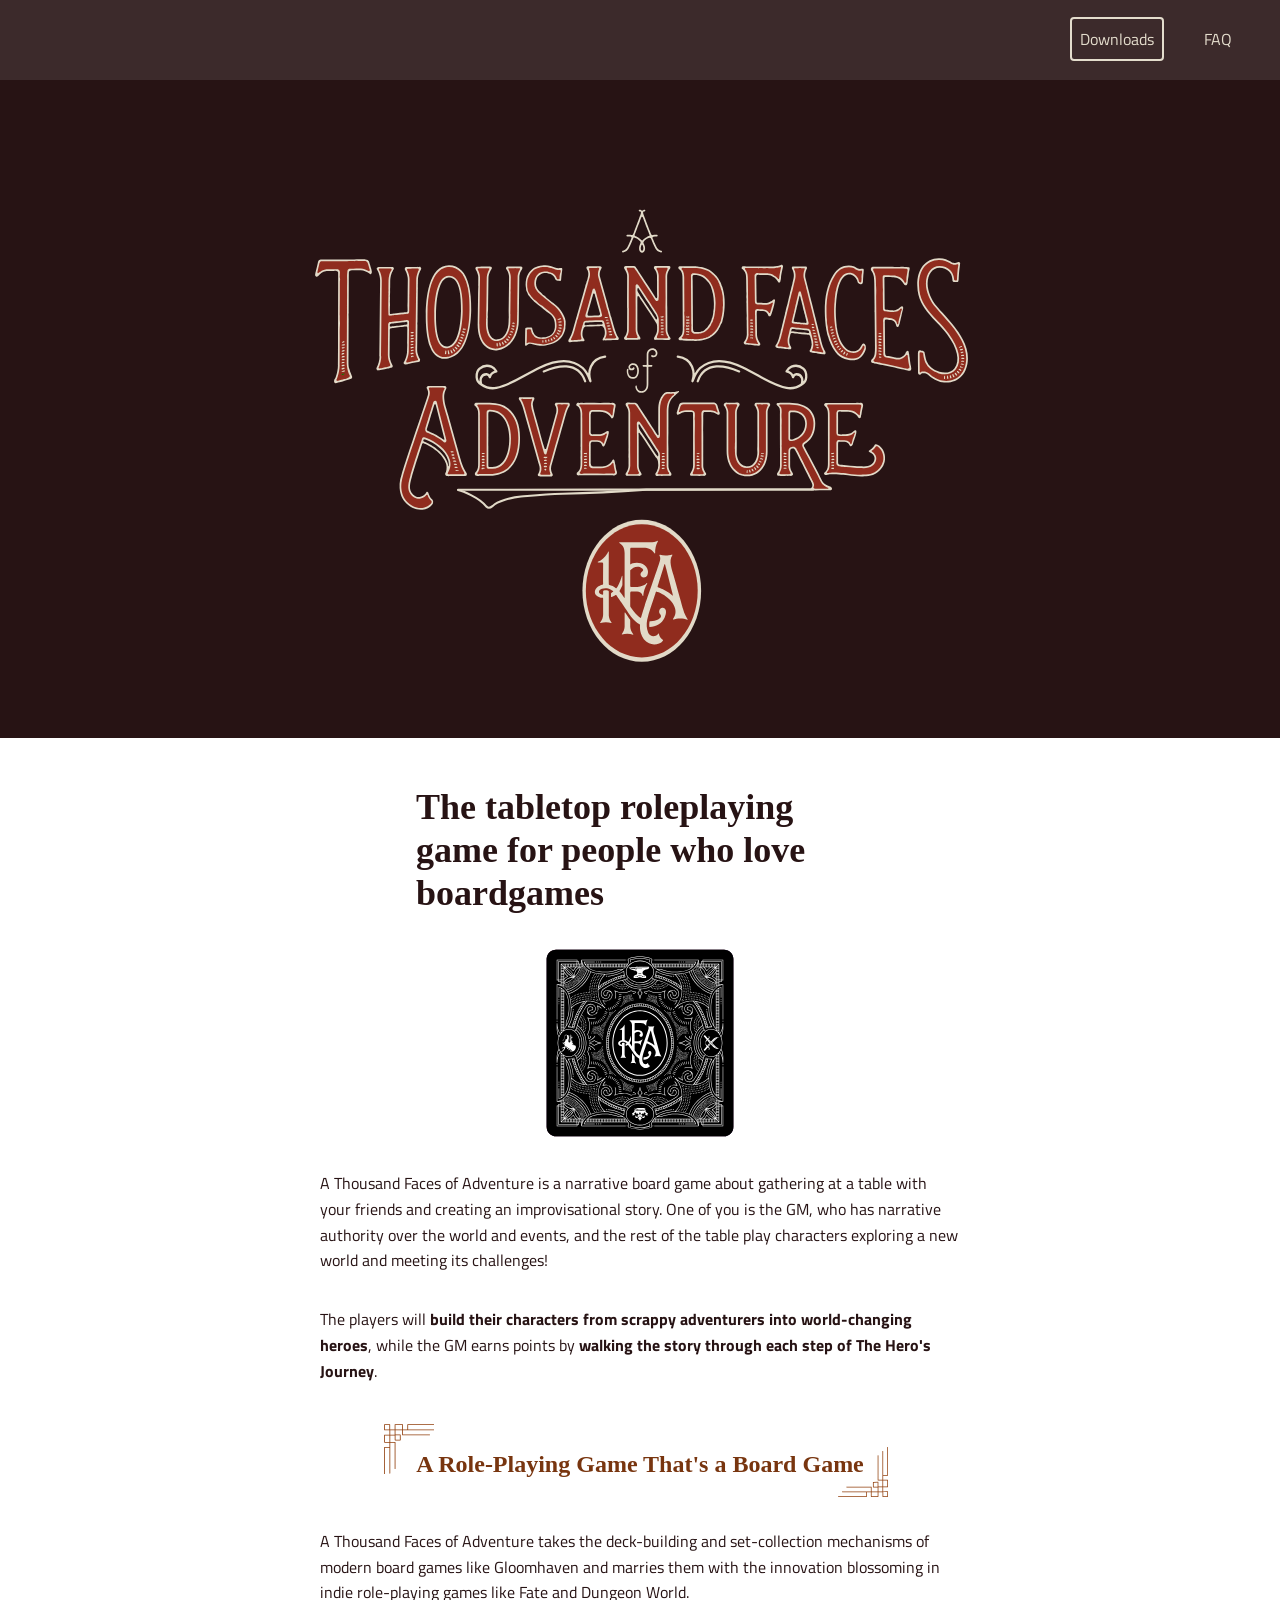
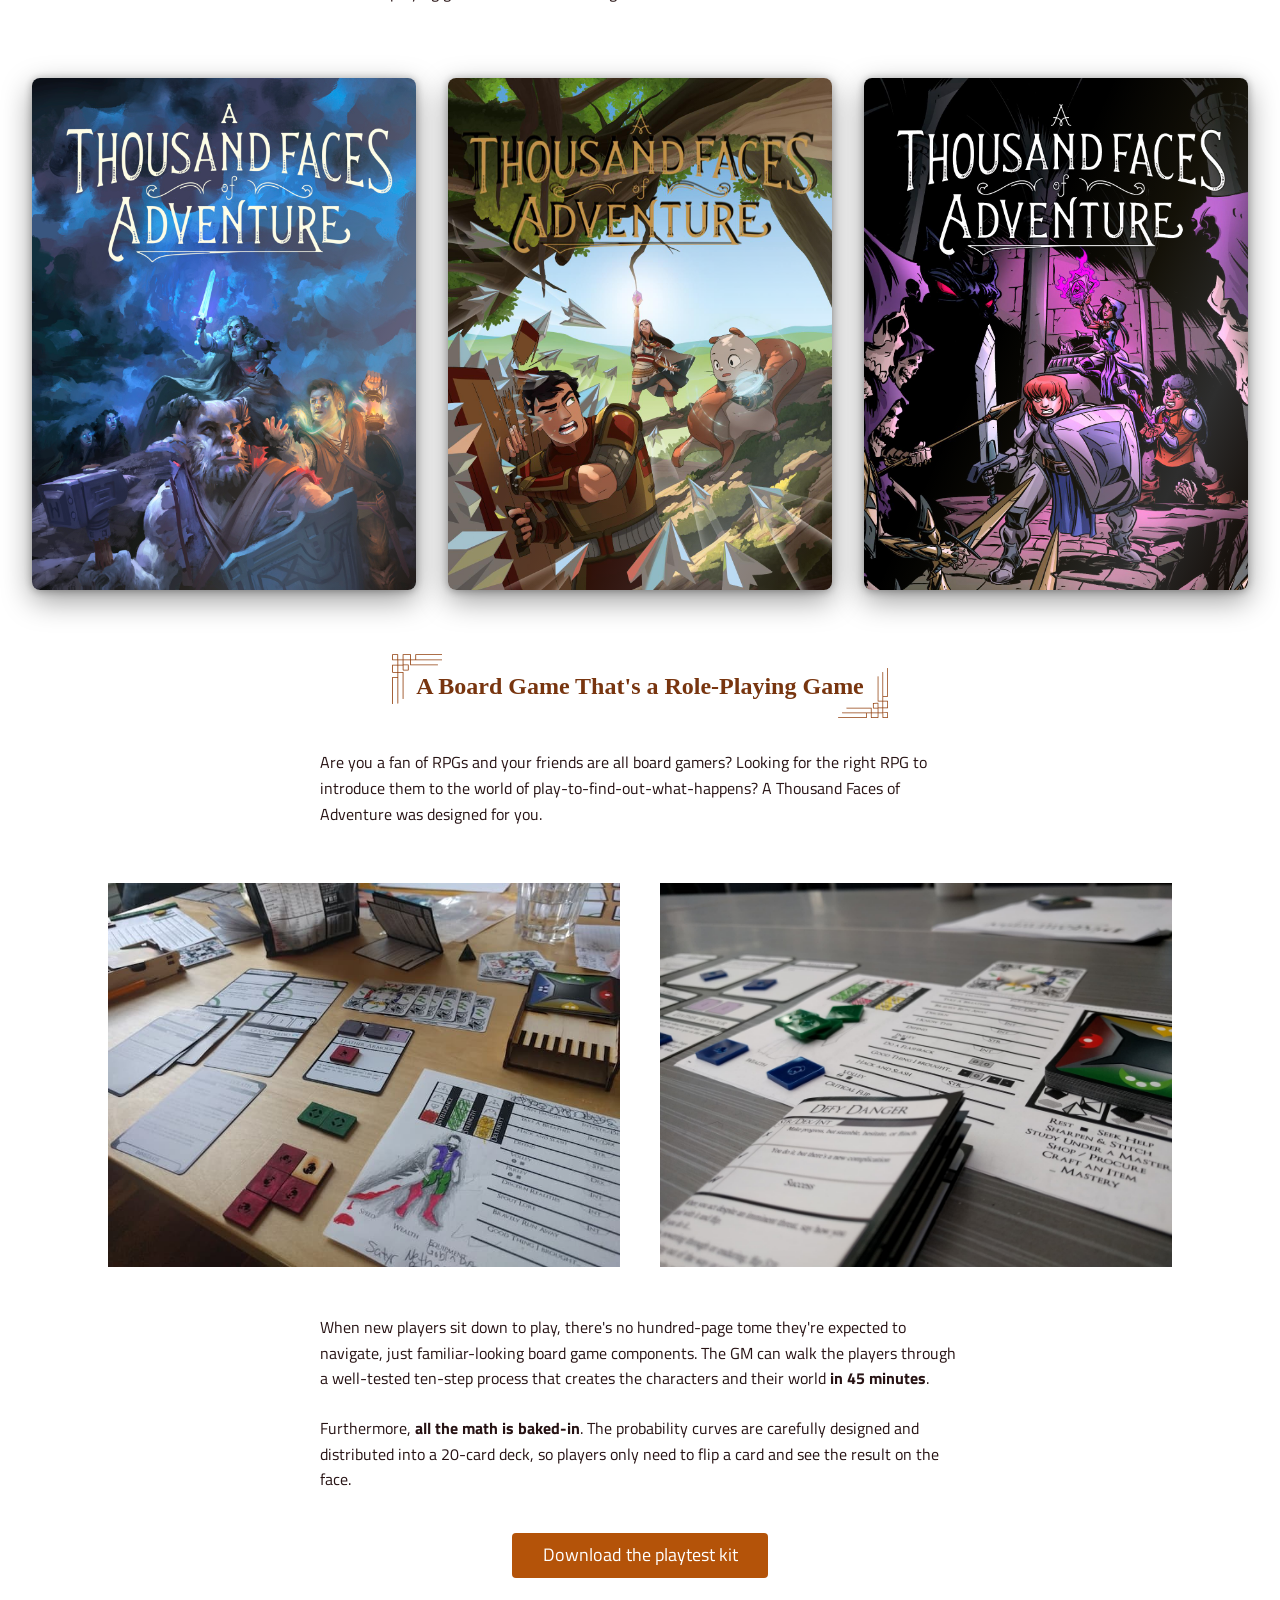
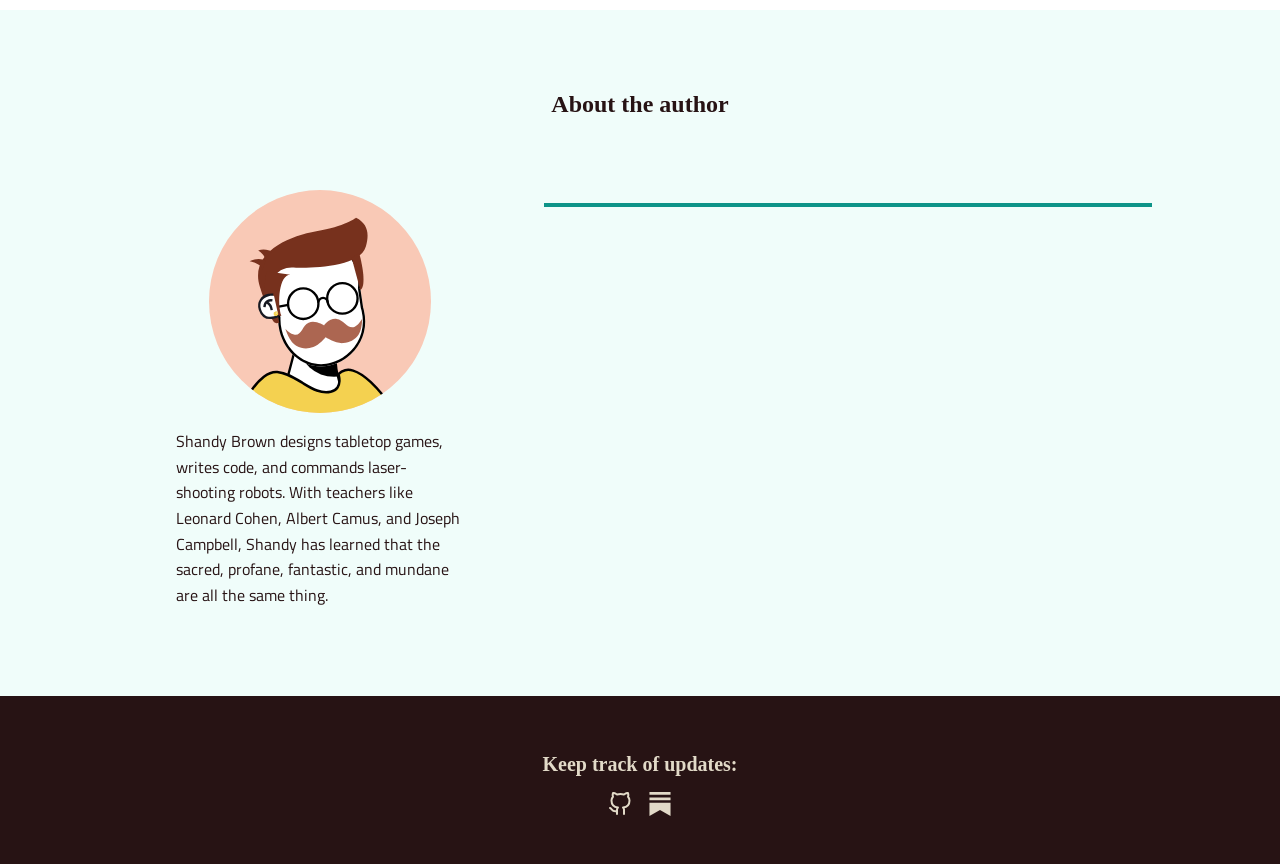
<file: index.html>
<!DOCTYPE html>
<html lang="en">
<head>
  <meta charset="UTF-8" />
  <meta name="viewport" content="width=device-width, initial-scale=1.0" />
  <title>A Thousand Faces of Adventure</title>
  <link rel="stylesheet" href="styles.css" />
  <script>
  (function () {
    document.querySelectorAll('.cover-card').forEach(function (card) {
      card.addEventListener('mousemove', function (e) {
        var rect = card.getBoundingClientRect();
        var x = (e.clientX - rect.left) / rect.width;   // 0–1
        var y = (e.clientY - rect.top)  / rect.height;  // 0–1
        var rotY =  (x - 0.5) * 22;   // –11deg … +11deg
        var rotX = -(y - 0.5) * 16;   // –8deg  … +8deg
        card.style.transform = 'rotateX(' + rotX + 'deg) rotateY(' + rotY + 'deg) scale(1.03)';
        // Shift the foil shimmer with the mouse
        var shimX = Math.round(x * 100);
        var shimY = Math.round(y * 100);
        card.style.setProperty('--shim-x', shimX + '%');
        card.style.setProperty('--shim-y', shimY + '%');
        card.querySelector('::after'); // trigger repaint
        card.style.cssText += '; --shim-pos: ' + shimX + '% ' + shimY + '%;';
      });
      card.addEventListener('mouseleave', function () {
        card.style.transform = 'rotateX(0deg) rotateY(0deg) scale(1)';
      });
    });
  })();
</script>
</head>
<body>

  <!-- ======================================================
       HEADER
  ======================================================= -->
  <header class="site-header">
    <nav class="site-nav">
      <ul>
        <!-- Home link omitted — this is the home page -->
        <li>
          <a href="downloads.html" class="nav-btn-download">Downloads</a>
        </li>
        <li>
          <a href="faq.html">FAQ</a>
        </li>
        <!--
        <li>
          <a href="examples.html">Examples</a>
        </li>
        -->
      </ul>
    </nav>
  </header>

  <!-- ======================================================
       MAIN CONTENT (ContentHome.vue)
  ======================================================= -->

  <main>

  <section class="hero-logo">
  <img src="assets/images/logo.svg" alt="A Thousand Faces of Adventure"
  class="hero-logo__img" />
  </section>

    <!-- Hero: title + card fan -->
    <article class="grid justify-items-center" style="display:grid; justify-items:center;">
      <div style="display:flex; flex-direction:column; margin-top:1rem; padding:1rem;">
        <h1 style="margin-block:1rem; padding-inline:2rem; align-self:center; max-width:32rem;">
          The tabletop roleplaying game for people who love boardgames
        </h1>
        <ul class="card__container">
          <li style="z-index:20;">
            <img src="assets/images/card-back-black.svg" alt="card design black" />
          </li>
          <li class="card--blue">
            <img src="assets/images/card-back-blue.svg" alt="card design blue" />
          </li>
          <li class="card--red">
            <img src="assets/images/card-back-red.svg" alt="card design red" />
          </li>
        </ul>
      </div>

      <p class="max-w-2xl px-4">
        A Thousand Faces of Adventure is a narrative board game about gathering at
        a table with your friends and creating an improvisational story. One
        of you is the GM, who has narrative authority over the world and
        events, and the rest of the table play characters exploring a new world
        and meeting its challenges!
      </p>
      <br />
      <p class="max-w-2xl px-4">
        The players will
        <strong>build their characters from scrappy adventurers into world-changing
        heroes</strong>, while the GM earns points by
        <strong>walking the story through each step of The Hero's Journey</strong>.
      </p>

      <!--
      <a href="examples.html" class="btn btn-primary btn-block">
        Check out the examples
      </a>
      -->
    </article>

    <!-- Blockquote section 1: RPG that's a board game -->
    <article style="display:grid; justify-items:center;">
      <blockquote class="decorative-quote" style="padding:1rem 2.5rem;">
        <!-- Opening decorative SVG -->
        <svg width="50" height="50" viewBox="0 0 150 150" style="margin-bottom:-1.5rem; margin-left:-2rem;" fill="currentColor" xmlns="http://www.w3.org/2000/svg">
          <path d="M18.7783 147.979C18.7783 148.642 18.2258 149.18 17.5436 149.18C16.8614 149.18 16.3089 148.642 16.3089 147.979V71.3658H2.93701L2.83206 160.605C2.83206 161.266 2.28262 161.8 1.60353 161.8C0.924442 161.8 0.374998 161.266 0.374998 160.605L0.483035 70.1647C0.483035 69.5041 1.03248 68.9697 1.71157 68.9697V68.9637H16.312V56.2984H1.71774C1.03865 56.2984 0.489208 55.7639 0.489208 55.1034L0.461427 33.2229C0.461427 32.5624 1.01087 32.0279 1.68996 32.0279L16.312 32.0429V18.9002L1.65601 18.9453C0.976917 18.9453 0.427473 18.4108 0.427473 17.7502L0.408952 2.1904C0.408952 1.53582 0.952223 1.00134 1.62514 0.99534L17.2226 0.800166C17.9017 0.791158 18.4604 1.32263 18.4665 1.98322V1.99823H18.4727V16.3179H31.9835L31.9681 2.09431C31.9681 1.43373 32.5175 0.899254 33.1966 0.899254L55.6898 0.926278C56.3689 0.926278 56.9184 1.46075 56.9184 2.12134V16.3179H69.9384V2.11533H69.9445C69.9445 1.45475 70.494 0.920273 71.1731 0.920273L164.146 0.81518C164.826 0.81518 165.375 1.34965 165.375 2.01024C165.375 2.67083 164.826 3.2053 164.146 3.2053L72.4078 3.30739V16.3149H151.167C151.849 16.3149 152.401 16.8524 152.401 17.516C152.401 18.1796 151.849 18.7171 151.167 18.7171H56.9184V31.5445L136.745 31.5535C137.424 31.5535 137.974 32.0879 137.974 32.7485C137.974 33.4091 137.424 33.9436 136.745 33.9436L55.6898 33.9346C55.0108 33.9346 54.4613 33.4001 54.4613 32.7395V18.7171H34.4498V31.6946H48.7662V31.7006C49.4422 31.7006 49.9917 32.2291 49.9948 32.8866L50.1368 48.2543C50.1398 48.9149 49.5904 49.4523 48.9113 49.4553L33.4837 49.5634C33.4435 49.5664 33.4065 49.5694 33.3664 49.5694C32.6842 49.5694 32.1316 49.032 32.1316 48.3684V34.442H18.7906V53.9083H33.2058C33.8849 53.9083 34.4344 54.4428 34.4344 55.1034L34.4436 133.95C34.4436 134.611 33.8942 135.145 33.2151 135.145C32.536 135.145 31.9866 134.611 31.9866 133.95L31.9773 56.2984H18.7906V147.979H18.7783ZM16.3089 53.9053V34.433L2.91849 34.418L2.94319 53.9023H16.3089V53.9053ZM18.7783 32.0369H31.9681V18.7141H18.7783V32.0369ZM34.5887 34.0937V47.1583L47.6519 47.0652L47.5315 34.0907H34.5856L34.5887 34.0937ZM2.87837 16.5461L15.9909 16.5071V3.2023L2.85984 3.36744L2.87528 16.5461H2.87837ZM34.4313 16.3119H54.449V3.31039L34.4189 3.28637L34.4344 16.3119H34.4313Z"/>
        </svg>
        <div>
          <h2>A Role-Playing Game That's a Board Game</h2>
        </div>
        <!-- Closing decorative SVG -->
        <svg width="50" height="50" viewBox="0 0 100 100" style="align-self:flex-end; margin-top:-2rem; margin-right:-1.5rem;" fill="currentColor">
          <path d="M88.8465 8.58464C88.8465 8.17247 89.1814 7.83863 89.5948 7.83863C90.0082 7.83863 90.3431 8.17247 90.3431 8.58464V56.1703H98.4473L98.5109 0.742274C98.5109 0.331972 98.8439 0 99.2554 0C99.667 0 100 0.331972 100 0.742274L99.9345 56.9164C99.9345 57.3267 99.6015 57.6586 99.19 57.6586V57.6624H90.3412V65.529H99.1862C99.5978 65.529 99.9308 65.8609 99.9308 66.2712L99.9476 79.8616C99.9476 80.2719 99.6146 80.6038 99.2031 80.6038L90.3412 80.5945V88.7577L99.2236 88.7297C99.6352 88.7297 99.9682 89.0616 99.9682 89.472L99.9794 99.1364C99.9794 99.543 99.6502 99.875 99.2423 99.8787L89.7894 99.9999C89.3778 100.006 89.0392 99.6754 89.0354 99.2651V99.2558H89.0317V90.3616H80.8433L80.8527 99.1961C80.8527 99.6064 80.5197 99.9384 80.1081 99.9384L66.4759 99.9216C66.0643 99.9216 65.7313 99.5896 65.7313 99.1793V90.3616H57.8404V99.1831H57.8366C57.8366 99.5934 57.5036 99.9253 57.0921 99.9253L0.744565 99.9906C0.332997 99.9906 0 99.6586 0 99.2483C0 98.838 0.332997 98.5061 0.744565 98.5061L56.3438 98.4426V90.3634H8.61114C8.1977 90.3634 7.86284 90.0296 7.86284 89.6174C7.86284 89.2053 8.1977 88.8714 8.61114 88.8714H65.7313V80.9041L17.3514 80.8985C16.9398 80.8985 16.6068 80.5665 16.6068 80.1562C16.6068 79.7459 16.9398 79.414 17.3514 79.414L66.4759 79.4196C66.8874 79.4196 67.2204 79.7515 67.2204 80.1618V88.8714H79.3486V80.8108H70.672V80.8071C70.2623 80.8071 69.9293 80.4789 69.9274 80.0704L69.8414 70.5253C69.8395 70.115 70.1725 69.7812 70.5841 69.7793L79.9342 69.7122C79.9585 69.7103 79.9809 69.7084 80.0052 69.7084C80.4187 69.7084 80.7535 70.0423 80.7535 70.4545V79.1044H88.839V67.0135H80.1025C79.691 67.0135 79.358 66.6815 79.358 66.2712L79.3523 17.298C79.3523 16.8877 79.6853 16.5557 80.0969 16.5557C80.5085 16.5557 80.8415 16.8877 80.8415 17.298L80.8471 65.529H88.839V8.58464H88.8465ZM90.3431 67.0154V79.11L98.4585 79.1193L98.4435 67.0172H90.3431V67.0154ZM88.8465 80.5982H80.8527V88.8733H88.8465V80.5982ZM79.2644 79.3207V71.2061L71.3473 71.2639L71.4203 79.3226H79.2663L79.2644 79.3207ZM98.4828 90.2198L90.5358 90.2441V98.5079L98.494 98.4053L98.4847 90.2198H98.4828ZM79.3598 90.3653H67.2279V98.4408L79.3673 98.4557L79.358 90.3653H79.3598Z"/>
        </svg>
      </blockquote>

      <p class="max-w-2xl px-4">
        A Thousand Faces of Adventure takes the deck-building and set-collection
        mechanisms of modern board games like Gloomhaven and marries them with the
        innovation blossoming in indie role-playing games like Fate and Dungeon World.
      </p>

      <div class="cover-grid">
        <div class="cover-card">
          <a href="downloads.html">
            <img src="assets/images/cover-art/cover_jeremy_1200x1600.jpg" alt="1kfa cover" />
          </a>
        </div>
        <div class="cover-card">
          <a href="downloads.html">
            <img src="assets/images/cover-art/cover_ana_wordmark.jpg" alt="1kfa cover" />
          </a>
        </div>
        <div class="cover-card">
          <a href="downloads.html">
            <img src="assets/images/cover-art/cover_brandon_1200x1600.jpg" alt="1kfa cover" />
          </a>
        </div>
      </div>
    </article>

    <!-- Blockquote section 2: Board game that's an RPG -->
    <article style="display:grid; justify-items:center;">
      <blockquote class="decorative-quote" style="text-align:center;">
        <svg width="50" height="50" viewBox="0 0 150 150" style="margin-left:-1.5rem; margin-bottom:-2rem;" fill="currentColor" xmlns="http://www.w3.org/2000/svg">
          <path d="M18.7783 147.979C18.7783 148.642 18.2258 149.18 17.5436 149.18C16.8614 149.18 16.3089 148.642 16.3089 147.979V71.3658H2.93701L2.83206 160.605C2.83206 161.266 2.28262 161.8 1.60353 161.8C0.924442 161.8 0.374998 161.266 0.374998 160.605L0.483035 70.1647C0.483035 69.5041 1.03248 68.9697 1.71157 68.9697V68.9637H16.312V56.2984H1.71774C1.03865 56.2984 0.489208 55.7639 0.489208 55.1034L0.461427 33.2229C0.461427 32.5624 1.01087 32.0279 1.68996 32.0279L16.312 32.0429V18.9002L1.65601 18.9453C0.976917 18.9453 0.427473 18.4108 0.427473 17.7502L0.408952 2.1904C0.408952 1.53582 0.952223 1.00134 1.62514 0.99534L17.2226 0.800166C17.9017 0.791158 18.4604 1.32263 18.4665 1.98322V1.99823H18.4727V16.3179H31.9835L31.9681 2.09431C31.9681 1.43373 32.5175 0.899254 33.1966 0.899254L55.6898 0.926278C56.3689 0.926278 56.9184 1.46075 56.9184 2.12134V16.3179H69.9384V2.11533H69.9445C69.9445 1.45475 70.494 0.920273 71.1731 0.920273L164.146 0.81518C164.826 0.81518 165.375 1.34965 165.375 2.01024C165.375 2.67083 164.826 3.2053 164.146 3.2053L72.4078 3.30739V16.3149H151.167C151.849 16.3149 152.401 16.8524 152.401 17.516C152.401 18.1796 151.849 18.7171 151.167 18.7171H56.9184V31.5445L136.745 31.5535C137.424 31.5535 137.974 32.0879 137.974 32.7485C137.974 33.4091 137.424 33.9436 136.745 33.9436L55.6898 33.9346C55.0108 33.9346 54.4613 33.4001 54.4613 32.7395V18.7171H34.4498V31.6946H48.7662V31.7006C49.4422 31.7006 49.9917 32.2291 49.9948 32.8866L50.1368 48.2543C50.1398 48.9149 49.5904 49.4523 48.9113 49.4553L33.4837 49.5634C33.4435 49.5664 33.4065 49.5694 33.3664 49.5694C32.6842 49.5694 32.1316 49.032 32.1316 48.3684V34.442H18.7906V53.9083H33.2058C33.8849 53.9083 34.4344 54.4428 34.4344 55.1034L34.4436 133.95C34.4436 134.611 33.8942 135.145 33.2151 135.145C32.536 135.145 31.9866 134.611 31.9866 133.95L31.9773 56.2984H18.7906V147.979H18.7783ZM16.3089 53.9053V34.433L2.91849 34.418L2.94319 53.9023H16.3089V53.9053ZM18.7783 32.0369H31.9681V18.7141H18.7783V32.0369ZM34.5887 34.0937V47.1583L47.6519 47.0652L47.5315 34.0907H34.5856L34.5887 34.0937ZM2.87837 16.5461L15.9909 16.5071V3.2023L2.85984 3.36744L2.87528 16.5461H2.87837ZM34.4313 16.3119H54.449V3.31039L34.4189 3.28637L34.4344 16.3119H34.4313Z"/>
        </svg>
        <div>
          <h2>A Board Game That's a Role-Playing Game</h2>
        </div>
        <svg width="50" height="50" viewBox="0 0 100 100" style="align-self:flex-end; margin-top:-2rem; margin-right:-1.5rem;" fill="currentColor">
          <path d="M88.8465 8.58464C88.8465 8.17247 89.1814 7.83863 89.5948 7.83863C90.0082 7.83863 90.3431 8.17247 90.3431 8.58464V56.1703H98.4473L98.5109 0.742274C98.5109 0.331972 98.8439 0 99.2554 0C99.667 0 100 0.331972 100 0.742274L99.9345 56.9164C99.9345 57.3267 99.6015 57.6586 99.19 57.6586V57.6624H90.3412V65.529H99.1862C99.5978 65.529 99.9308 65.8609 99.9308 66.2712L99.9476 79.8616C99.9476 80.2719 99.6146 80.6038 99.2031 80.6038L90.3412 80.5945V88.7577L99.2236 88.7297C99.6352 88.7297 99.9682 89.0616 99.9682 89.472L99.9794 99.1364C99.9794 99.543 99.6502 99.875 99.2423 99.8787L89.7894 99.9999C89.3778 100.006 89.0392 99.6754 89.0354 99.2651V99.2558H89.0317V90.3616H80.8433L80.8527 99.1961C80.8527 99.6064 80.5197 99.9384 80.1081 99.9384L66.4759 99.9216C66.0643 99.9216 65.7313 99.5896 65.7313 99.1793V90.3616H57.8404V99.1831H57.8366C57.8366 99.5934 57.5036 99.9253 57.0921 99.9253L0.744565 99.9906C0.332997 99.9906 0 99.6586 0 99.2483C0 98.838 0.332997 98.5061 0.744565 98.5061L56.3438 98.4426V90.3634H8.61114C8.1977 90.3634 7.86284 90.0296 7.86284 89.6174C7.86284 89.2053 8.1977 88.8714 8.61114 88.8714H65.7313V80.9041L17.3514 80.8985C16.9398 80.8985 16.6068 80.5665 16.6068 80.1562C16.6068 79.7459 16.9398 79.414 17.3514 79.414L66.4759 79.4196C66.8874 79.4196 67.2204 79.7515 67.2204 80.1618V88.8714H79.3486V80.8108H70.672V80.8071C70.2623 80.8071 69.9293 80.4789 69.9274 80.0704L69.8414 70.5253C69.8395 70.115 70.1725 69.7812 70.5841 69.7793L79.9342 69.7122C79.9585 69.7103 79.9809 69.7084 80.0052 69.7084C80.4187 69.7084 80.7535 70.0423 80.7535 70.4545V79.1044H88.839V67.0135H80.1025C79.691 67.0135 79.358 66.6815 79.358 66.2712L79.3523 17.298C79.3523 16.8877 79.6853 16.5557 80.0969 16.5557C80.5085 16.5557 80.8415 16.8877 80.8415 17.298L80.8471 65.529H88.839V8.58464H88.8465ZM90.3431 67.0154V79.11L98.4585 79.1193L98.4435 67.0172H90.3431V67.0154ZM88.8465 80.5982H80.8527V88.8733H88.8465V80.5982ZM79.2644 79.3207V71.2061L71.3473 71.2639L71.4203 79.3226H79.2663L79.2644 79.3207ZM98.4828 90.2198L90.5358 90.2441V98.5079L98.494 98.4053L98.4847 90.2198H98.4828ZM79.3598 90.3653H67.2279V98.4408L79.3673 98.4557L79.358 90.3653H79.3598Z"/>
        </svg>
      </blockquote>

      <p class="max-w-2xl px-4">
        Are you a fan of RPGs and your friends are all board gamers? Looking for
        the right RPG to introduce them to the world of
        play-to-find-out-what-happens? A Thousand Faces of Adventure was designed
        for you.
      </p>

      <div class="playtest-grid">
        <img src="assets/images/playtest-2.jpg" alt="1kfa game components" />
        <img src="assets/images/playtest-4.jpg" alt="1kfa game components" />
      </div>

      <p class="mt-8 max-w-2xl px-4">
        When new players sit down to play, there's no hundred-page tome they're
        expected to navigate, just familiar-looking board game components. The GM
        can walk the players through a well-tested ten-step process that creates
        the characters and their world <strong>in 45 minutes</strong>.
      </p>
      <p class="mt-4 max-w-2xl px-4">
        Furthermore, <strong>all the math is baked-in</strong>. The probability
        curves are carefully designed and distributed into a 20-card deck, so
        players only need to flip a card and see the result on the face.
      </p>

      <a href="downloads.html" class="btn btn-primary btn-block">
        Download the playtest kit
      </a>
    </article>

  </main>

  <!-- ======================================================
       FOOTER
  ======================================================= -->
  <footer>
    <!-- "About the author" — shown only on home page in Vue via v-if -->
    <article class="footer-author">
      <h2>About the author</h2>
      <div class="footer-author-inner">
        <div class="footer-author-bio">
          <img src="assets/images/author.svg" alt="author illustration" />
          <p>
            Shandy Brown designs tabletop games, writes code, and commands
            laser-shooting robots. With teachers like Leonard Cohen,
            Albert Camus, and Joseph Campbell, Shandy has learned that
            the sacred, profane, fantastic, and mundane are all the same thing.
          </p>
        </div>
        <iframe
          src="https://www.youtube.com/embed/jhUcS00YTTQ"
          frameborder="0"
          allow="accelerometer; autoplay; clipboard-write; encrypted-media; gyroscope; picture-in-picture"
          allowfullscreen
          title="About Boardcrafting"
        ></iframe>
      </div>
    </article>

    <article class="footer-social">
      <h3>Keep track of updates:</h3>
      <ul>
        <li>
          <a href="https://github.com/sjbrown/1kfa" target="_blank" aria-label="social icon github">
            <svg xmlns="http://www.w3.org/2000/svg" width="24" height="24" viewBox="0 0 24 24" fill="none" stroke="currentColor" stroke-width="2" stroke-linecap="round" stroke-linejoin="round">
              <path d="M9 19c-5 1.5-5-2.5-7-3m14 6v-3.87a3.37 3.37 0 0 0-.94-2.61c3.14-.35 6.44-1.54 6.44-7A5.44 5.44 0 0 0 20 4.77 5.07 5.07 0 0 0 19.91 1S18.73.65 16 2.48a13.38 13.38 0 0 0-7 0C6.27.65 5.09 1 5.09 1A5.07 5.07 0 0 0 5 4.77a5.44 5.44 0 0 0-1.5 3.78c0 5.42 3.3 6.61 6.44 7A3.37 3.37 0 0 0 9 18.13V22"></path>
            </svg>
          </a>
        </li>
<li>
  <a href="https://1kfa.substack.com" target="_blank" aria-label="Substack newsletter">
    <svg xmlns="http://www.w3.org/2000/svg" width="24" height="24" viewBox="0 0 24 24" fill="currentColor" stroke="none">
      <path d="M22.539 8.242H1.46V5.406h21.08v2.836zM1.46 10.812V24L12 18.11 22.54 24V10.812H1.46zM22.54 0H1.46v2.836h21.08V0z"/>
    </svg>
  </a>
</li>
      </ul>
    </article>
  </footer>

  <!-- ======================================================
       Card fan scroll animation (from ContentHome.vue)
  ======================================================= -->
  <script>
    (function () {
      function handleScroll() {
        var blueCard = document.querySelector('.card--blue');
        var redCard  = document.querySelector('.card--red');
        var container = document.querySelector('.card__container');
        if (!container) return;
        var rect = container.getBoundingClientRect();

        if (window.innerWidth < 450) {
          if (rect.bottom > 1100) {
            blueCard.style.transform = 'translate(0, 0)';
            redCard.style.transform  = 'translate(0, 0)';
          } else if (rect.bottom < 790) {
            blueCard.style.transform = 'translate(2rem, 0) rotate(10deg)';
            redCard.style.transform  = 'translate(4rem, 0) rotate(20deg)';
          }
        } else if (window.innerWidth > 650) {
          if (rect.bottom > 600) {
            blueCard.style.transform = 'translate(0, 0)';
            redCard.style.transform  = 'translate(0, 0)';
          } else if (rect.bottom < 855) {
            blueCard.style.transform = 'translate(2rem, 0) rotate(10deg)';
            redCard.style.transform  = 'translate(4rem, 0) rotate(24deg)';
          }
        }
      }

      window.addEventListener('scroll', handleScroll);
    })();
  </script>

</body>
</html>
</file>
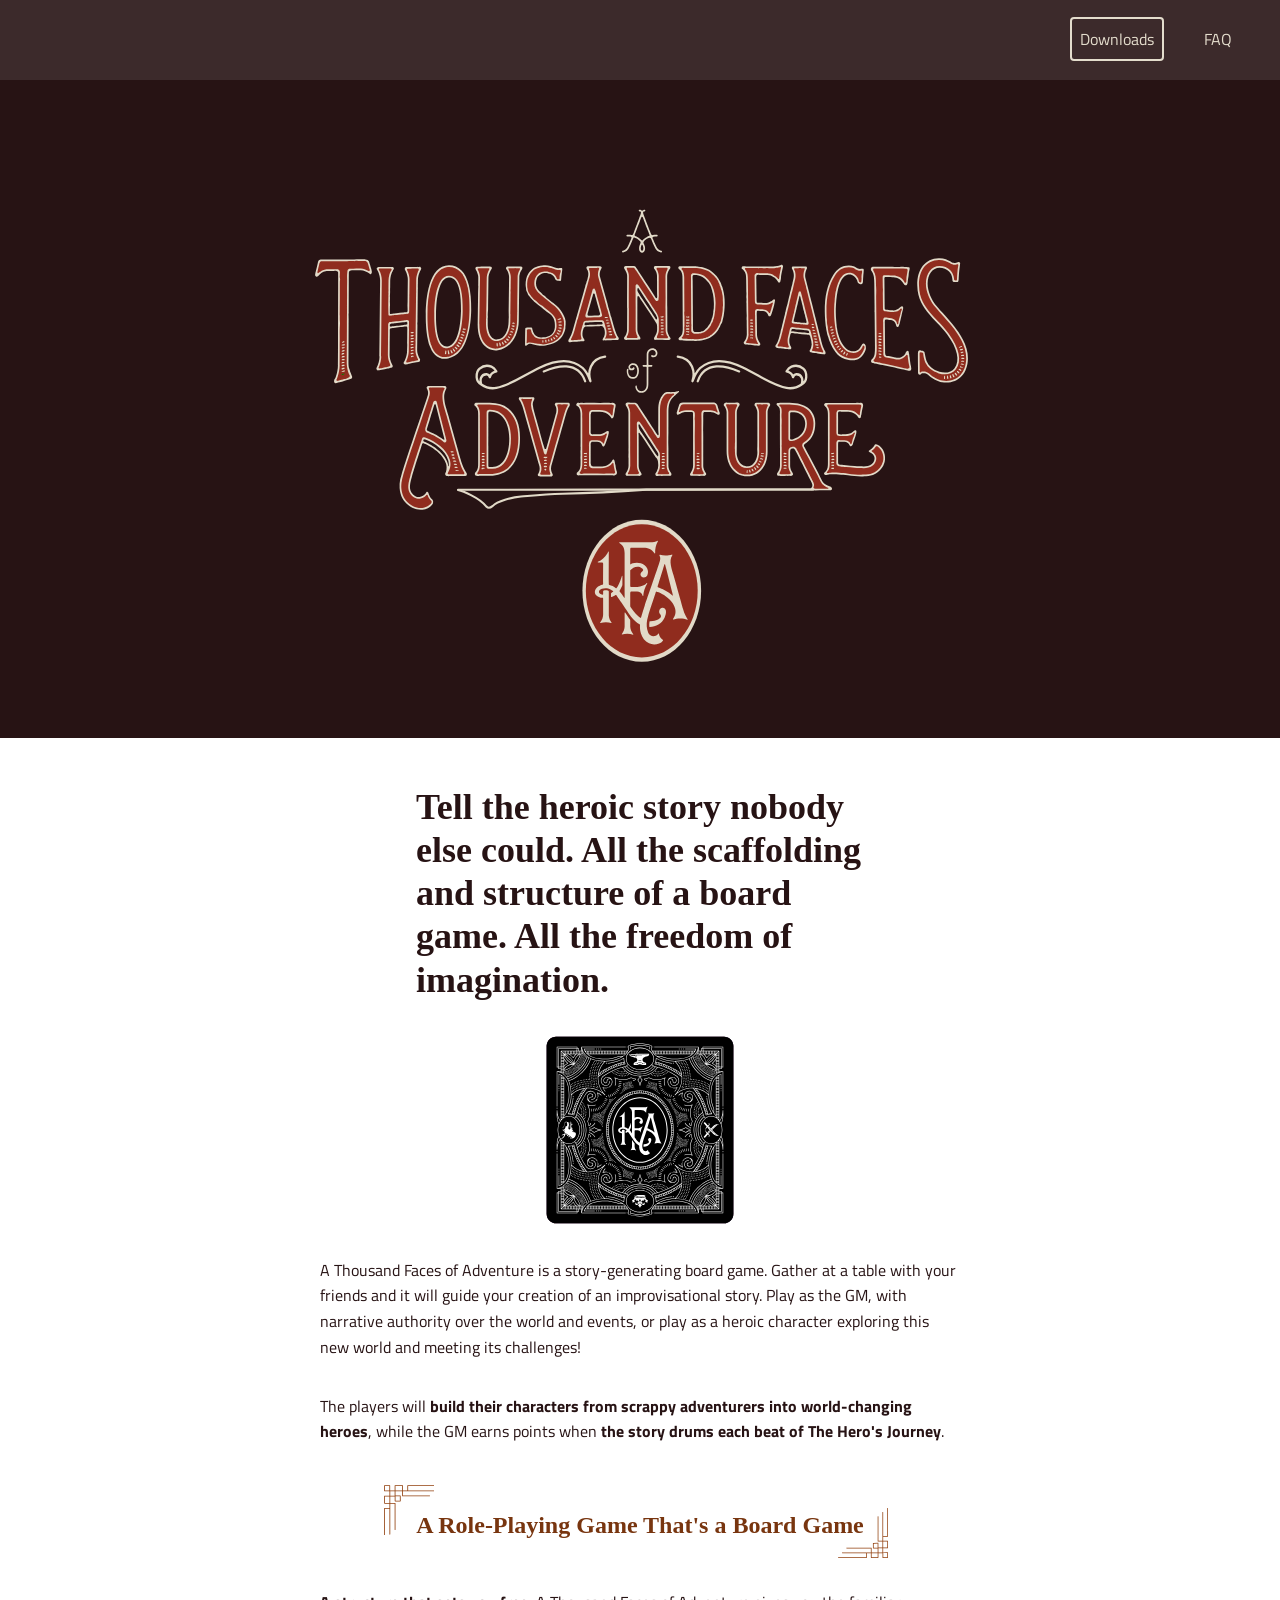
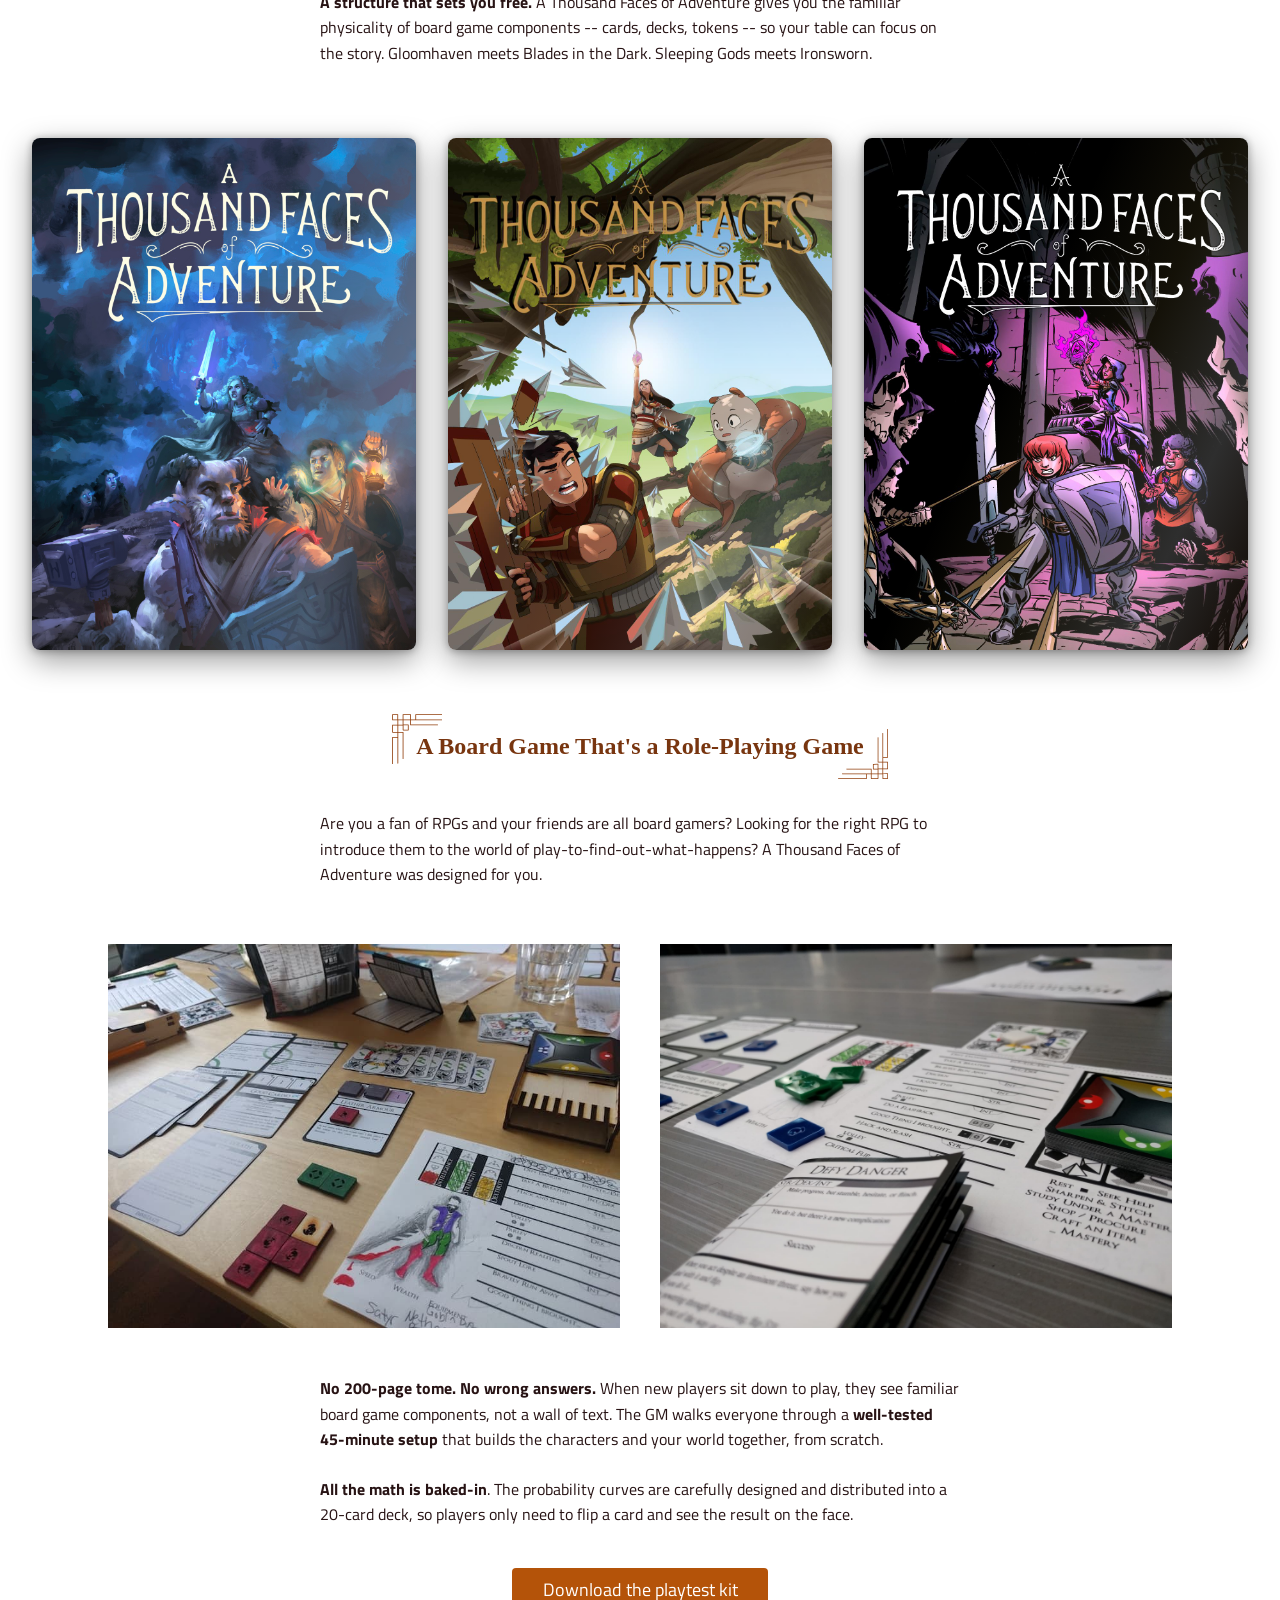
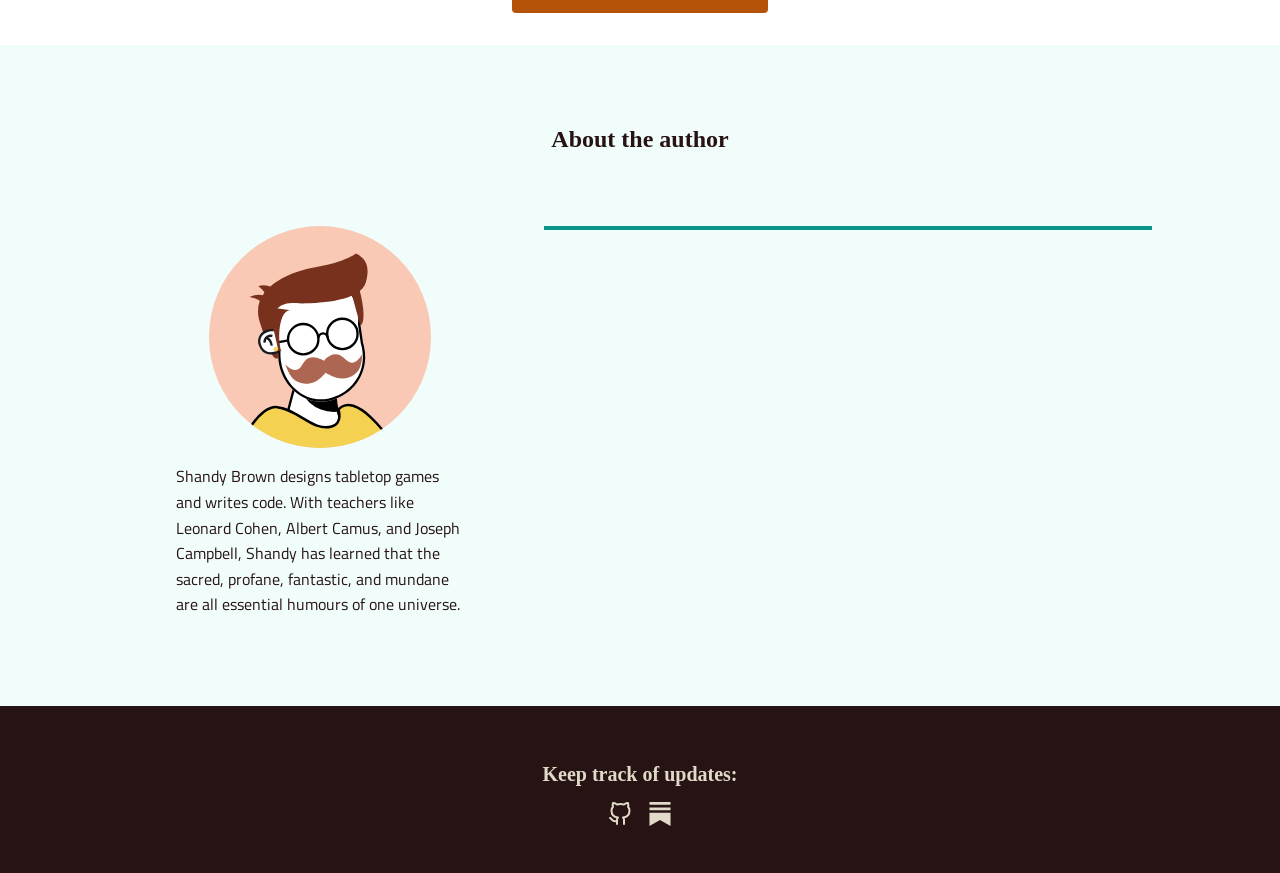
<file: public_html/index.html>
<!DOCTYPE html>
<html lang="en">
<head>
  <meta charset="UTF-8" />
  <meta name="viewport" content="width=device-width, initial-scale=1.0" />
  <title>A Thousand Faces of Adventure</title>
  <link rel="stylesheet" href="styles.css" />
  <script>
  (function () {
    document.querySelectorAll('.cover-card').forEach(function (card) {
      card.addEventListener('mousemove', function (e) {
        var rect = card.getBoundingClientRect();
        var x = (e.clientX - rect.left) / rect.width;   // 0–1
        var y = (e.clientY - rect.top)  / rect.height;  // 0–1
        var rotY =  (x - 0.5) * 22;   // –11deg … +11deg
        var rotX = -(y - 0.5) * 16;   // –8deg  … +8deg
        card.style.transform = 'rotateX(' + rotX + 'deg) rotateY(' + rotY + 'deg) scale(1.03)';
        // Shift the foil shimmer with the mouse
        var shimX = Math.round(x * 100);
        var shimY = Math.round(y * 100);
        card.style.setProperty('--shim-x', shimX + '%');
        card.style.setProperty('--shim-y', shimY + '%');
        card.querySelector('::after'); // trigger repaint
        card.style.cssText += '; --shim-pos: ' + shimX + '% ' + shimY + '%;';
      });
      card.addEventListener('mouseleave', function () {
        card.style.transform = 'rotateX(0deg) rotateY(0deg) scale(1)';
      });
    });
  })();
</script>
</head>
<body>

  <!-- ======================================================
       HEADER
  ======================================================= -->
  <header class="site-header">
    <nav class="site-nav">
      <ul>
        <!-- Home link omitted — this is the home page -->
        <li>
          <a href="downloads.html" class="nav-btn-download">Downloads</a>
        </li>
        <li>
          <a href="faq.html">FAQ</a>
        </li>
        <!--
        <li>
          <a href="examples.html">Examples</a>
        </li>
        -->
      </ul>
    </nav>
  </header>

  <!-- ======================================================
       MAIN CONTENT
  ======================================================= -->

  <main>

  <section class="hero-logo">
  <img src="assets/images/logo.svg" alt="A Thousand Faces of Adventure"
  class="hero-logo__img" />
  </section>

    <!-- Hero: title + card fan -->
    <article class="grid justify-items-center" style="display:grid; justify-items:center;">
      <div style="display:flex; flex-direction:column; margin-top:1rem; padding:1rem;">
        <h1 style="margin-block:1rem; padding-inline:2rem; align-self:center; max-width:32rem;">
          Tell the heroic story nobody else could.
          All the scaffolding and structure of a board game.
          All the freedom of imagination.
        </h1>
        <ul class="card__container">
          <li style="z-index:20;">
            <img src="assets/images/card-back-black.svg" alt="card design black" />
          </li>
          <li class="card--blue">
            <img src="assets/images/card-back-blue.svg" alt="card design blue" />
          </li>
          <li class="card--red">
            <img src="assets/images/card-back-red.svg" alt="card design red" />
          </li>
        </ul>
      </div>

      <p class="max-w-2xl px-4">
        A Thousand Faces of Adventure is a story-generating board game.
        Gather at a table with your friends and it will guide your
        creation of an improvisational story.
        Play as the GM, with narrative authority over the world and events,
        or play as a heroic character exploring this new world
        and meeting its challenges!
      </p>
      <br />
      <p class="max-w-2xl px-4">
        The players will
        <strong>build their characters from scrappy adventurers into world-changing
        heroes</strong>, while the GM earns points when
        <strong>the story drums each beat of The Hero's Journey</strong>.
      </p>

      <!--
      <a href="examples.html" class="btn btn-primary btn-block">
        Check out the examples
      </a>
      -->
    </article>

    <!-- Blockquote section 1: RPG that's a board game -->
    <article style="display:grid; justify-items:center;">
      <blockquote class="decorative-quote" style="padding:1rem 2.5rem;">
        <!-- Opening decorative SVG -->
        <svg width="50" height="50" viewBox="0 0 150 150" style="margin-bottom:-1.5rem; margin-left:-2rem;" fill="currentColor" xmlns="http://www.w3.org/2000/svg">
          <path d="M18.7783 147.979C18.7783 148.642 18.2258 149.18 17.5436 149.18C16.8614 149.18 16.3089 148.642 16.3089 147.979V71.3658H2.93701L2.83206 160.605C2.83206 161.266 2.28262 161.8 1.60353 161.8C0.924442 161.8 0.374998 161.266 0.374998 160.605L0.483035 70.1647C0.483035 69.5041 1.03248 68.9697 1.71157 68.9697V68.9637H16.312V56.2984H1.71774C1.03865 56.2984 0.489208 55.7639 0.489208 55.1034L0.461427 33.2229C0.461427 32.5624 1.01087 32.0279 1.68996 32.0279L16.312 32.0429V18.9002L1.65601 18.9453C0.976917 18.9453 0.427473 18.4108 0.427473 17.7502L0.408952 2.1904C0.408952 1.53582 0.952223 1.00134 1.62514 0.99534L17.2226 0.800166C17.9017 0.791158 18.4604 1.32263 18.4665 1.98322V1.99823H18.4727V16.3179H31.9835L31.9681 2.09431C31.9681 1.43373 32.5175 0.899254 33.1966 0.899254L55.6898 0.926278C56.3689 0.926278 56.9184 1.46075 56.9184 2.12134V16.3179H69.9384V2.11533H69.9445C69.9445 1.45475 70.494 0.920273 71.1731 0.920273L164.146 0.81518C164.826 0.81518 165.375 1.34965 165.375 2.01024C165.375 2.67083 164.826 3.2053 164.146 3.2053L72.4078 3.30739V16.3149H151.167C151.849 16.3149 152.401 16.8524 152.401 17.516C152.401 18.1796 151.849 18.7171 151.167 18.7171H56.9184V31.5445L136.745 31.5535C137.424 31.5535 137.974 32.0879 137.974 32.7485C137.974 33.4091 137.424 33.9436 136.745 33.9436L55.6898 33.9346C55.0108 33.9346 54.4613 33.4001 54.4613 32.7395V18.7171H34.4498V31.6946H48.7662V31.7006C49.4422 31.7006 49.9917 32.2291 49.9948 32.8866L50.1368 48.2543C50.1398 48.9149 49.5904 49.4523 48.9113 49.4553L33.4837 49.5634C33.4435 49.5664 33.4065 49.5694 33.3664 49.5694C32.6842 49.5694 32.1316 49.032 32.1316 48.3684V34.442H18.7906V53.9083H33.2058C33.8849 53.9083 34.4344 54.4428 34.4344 55.1034L34.4436 133.95C34.4436 134.611 33.8942 135.145 33.2151 135.145C32.536 135.145 31.9866 134.611 31.9866 133.95L31.9773 56.2984H18.7906V147.979H18.7783ZM16.3089 53.9053V34.433L2.91849 34.418L2.94319 53.9023H16.3089V53.9053ZM18.7783 32.0369H31.9681V18.7141H18.7783V32.0369ZM34.5887 34.0937V47.1583L47.6519 47.0652L47.5315 34.0907H34.5856L34.5887 34.0937ZM2.87837 16.5461L15.9909 16.5071V3.2023L2.85984 3.36744L2.87528 16.5461H2.87837ZM34.4313 16.3119H54.449V3.31039L34.4189 3.28637L34.4344 16.3119H34.4313Z"/>
        </svg>
        <div>
          <h2>A Role-Playing Game That's a Board Game</h2>
        </div>
        <!-- Closing decorative SVG -->
        <svg width="50" height="50" viewBox="0 0 100 100" style="align-self:flex-end; margin-top:-2rem; margin-right:-1.5rem;" fill="currentColor">
          <path d="M88.8465 8.58464C88.8465 8.17247 89.1814 7.83863 89.5948 7.83863C90.0082 7.83863 90.3431 8.17247 90.3431 8.58464V56.1703H98.4473L98.5109 0.742274C98.5109 0.331972 98.8439 0 99.2554 0C99.667 0 100 0.331972 100 0.742274L99.9345 56.9164C99.9345 57.3267 99.6015 57.6586 99.19 57.6586V57.6624H90.3412V65.529H99.1862C99.5978 65.529 99.9308 65.8609 99.9308 66.2712L99.9476 79.8616C99.9476 80.2719 99.6146 80.6038 99.2031 80.6038L90.3412 80.5945V88.7577L99.2236 88.7297C99.6352 88.7297 99.9682 89.0616 99.9682 89.472L99.9794 99.1364C99.9794 99.543 99.6502 99.875 99.2423 99.8787L89.7894 99.9999C89.3778 100.006 89.0392 99.6754 89.0354 99.2651V99.2558H89.0317V90.3616H80.8433L80.8527 99.1961C80.8527 99.6064 80.5197 99.9384 80.1081 99.9384L66.4759 99.9216C66.0643 99.9216 65.7313 99.5896 65.7313 99.1793V90.3616H57.8404V99.1831H57.8366C57.8366 99.5934 57.5036 99.9253 57.0921 99.9253L0.744565 99.9906C0.332997 99.9906 0 99.6586 0 99.2483C0 98.838 0.332997 98.5061 0.744565 98.5061L56.3438 98.4426V90.3634H8.61114C8.1977 90.3634 7.86284 90.0296 7.86284 89.6174C7.86284 89.2053 8.1977 88.8714 8.61114 88.8714H65.7313V80.9041L17.3514 80.8985C16.9398 80.8985 16.6068 80.5665 16.6068 80.1562C16.6068 79.7459 16.9398 79.414 17.3514 79.414L66.4759 79.4196C66.8874 79.4196 67.2204 79.7515 67.2204 80.1618V88.8714H79.3486V80.8108H70.672V80.8071C70.2623 80.8071 69.9293 80.4789 69.9274 80.0704L69.8414 70.5253C69.8395 70.115 70.1725 69.7812 70.5841 69.7793L79.9342 69.7122C79.9585 69.7103 79.9809 69.7084 80.0052 69.7084C80.4187 69.7084 80.7535 70.0423 80.7535 70.4545V79.1044H88.839V67.0135H80.1025C79.691 67.0135 79.358 66.6815 79.358 66.2712L79.3523 17.298C79.3523 16.8877 79.6853 16.5557 80.0969 16.5557C80.5085 16.5557 80.8415 16.8877 80.8415 17.298L80.8471 65.529H88.839V8.58464H88.8465ZM90.3431 67.0154V79.11L98.4585 79.1193L98.4435 67.0172H90.3431V67.0154ZM88.8465 80.5982H80.8527V88.8733H88.8465V80.5982ZM79.2644 79.3207V71.2061L71.3473 71.2639L71.4203 79.3226H79.2663L79.2644 79.3207ZM98.4828 90.2198L90.5358 90.2441V98.5079L98.494 98.4053L98.4847 90.2198H98.4828ZM79.3598 90.3653H67.2279V98.4408L79.3673 98.4557L79.358 90.3653H79.3598Z"/>
        </svg>
      </blockquote>

      <p class="max-w-2xl px-4">
        <b>A structure that sets you free.</b>
        A Thousand Faces of Adventure gives you the familiar physicality of
        board game components -- cards, decks, tokens -- so your table can
        focus on the story.
        Gloomhaven meets Blades in the Dark.
        Sleeping Gods meets Ironsworn.
      </p>

      <div class="cover-grid">
        <div class="cover-card">
          <a href="downloads.html">
            <img src="assets/images/cover-art/cover_jeremy_1200x1600.jpg" alt="1kfa cover" />
          </a>
        </div>
        <div class="cover-card">
          <a href="downloads.html">
            <img src="assets/images/cover-art/cover_ana_wordmark.jpg" alt="1kfa cover" />
          </a>
        </div>
        <div class="cover-card">
          <a href="downloads.html">
            <img src="assets/images/cover-art/cover_brandon_1200x1600.jpg" alt="1kfa cover" />
          </a>
        </div>
      </div>
    </article>

    <!-- Blockquote section 2: Board game that's an RPG -->
    <article style="display:grid; justify-items:center;">
      <blockquote class="decorative-quote" style="text-align:center;">
        <svg width="50" height="50" viewBox="0 0 150 150" style="margin-left:-1.5rem; margin-bottom:-2rem;" fill="currentColor" xmlns="http://www.w3.org/2000/svg">
          <path d="M18.7783 147.979C18.7783 148.642 18.2258 149.18 17.5436 149.18C16.8614 149.18 16.3089 148.642 16.3089 147.979V71.3658H2.93701L2.83206 160.605C2.83206 161.266 2.28262 161.8 1.60353 161.8C0.924442 161.8 0.374998 161.266 0.374998 160.605L0.483035 70.1647C0.483035 69.5041 1.03248 68.9697 1.71157 68.9697V68.9637H16.312V56.2984H1.71774C1.03865 56.2984 0.489208 55.7639 0.489208 55.1034L0.461427 33.2229C0.461427 32.5624 1.01087 32.0279 1.68996 32.0279L16.312 32.0429V18.9002L1.65601 18.9453C0.976917 18.9453 0.427473 18.4108 0.427473 17.7502L0.408952 2.1904C0.408952 1.53582 0.952223 1.00134 1.62514 0.99534L17.2226 0.800166C17.9017 0.791158 18.4604 1.32263 18.4665 1.98322V1.99823H18.4727V16.3179H31.9835L31.9681 2.09431C31.9681 1.43373 32.5175 0.899254 33.1966 0.899254L55.6898 0.926278C56.3689 0.926278 56.9184 1.46075 56.9184 2.12134V16.3179H69.9384V2.11533H69.9445C69.9445 1.45475 70.494 0.920273 71.1731 0.920273L164.146 0.81518C164.826 0.81518 165.375 1.34965 165.375 2.01024C165.375 2.67083 164.826 3.2053 164.146 3.2053L72.4078 3.30739V16.3149H151.167C151.849 16.3149 152.401 16.8524 152.401 17.516C152.401 18.1796 151.849 18.7171 151.167 18.7171H56.9184V31.5445L136.745 31.5535C137.424 31.5535 137.974 32.0879 137.974 32.7485C137.974 33.4091 137.424 33.9436 136.745 33.9436L55.6898 33.9346C55.0108 33.9346 54.4613 33.4001 54.4613 32.7395V18.7171H34.4498V31.6946H48.7662V31.7006C49.4422 31.7006 49.9917 32.2291 49.9948 32.8866L50.1368 48.2543C50.1398 48.9149 49.5904 49.4523 48.9113 49.4553L33.4837 49.5634C33.4435 49.5664 33.4065 49.5694 33.3664 49.5694C32.6842 49.5694 32.1316 49.032 32.1316 48.3684V34.442H18.7906V53.9083H33.2058C33.8849 53.9083 34.4344 54.4428 34.4344 55.1034L34.4436 133.95C34.4436 134.611 33.8942 135.145 33.2151 135.145C32.536 135.145 31.9866 134.611 31.9866 133.95L31.9773 56.2984H18.7906V147.979H18.7783ZM16.3089 53.9053V34.433L2.91849 34.418L2.94319 53.9023H16.3089V53.9053ZM18.7783 32.0369H31.9681V18.7141H18.7783V32.0369ZM34.5887 34.0937V47.1583L47.6519 47.0652L47.5315 34.0907H34.5856L34.5887 34.0937ZM2.87837 16.5461L15.9909 16.5071V3.2023L2.85984 3.36744L2.87528 16.5461H2.87837ZM34.4313 16.3119H54.449V3.31039L34.4189 3.28637L34.4344 16.3119H34.4313Z"/>
        </svg>
        <div>
          <h2>A Board Game That's a Role-Playing Game</h2>
        </div>
        <svg width="50" height="50" viewBox="0 0 100 100" style="align-self:flex-end; margin-top:-2rem; margin-right:-1.5rem;" fill="currentColor">
          <path d="M88.8465 8.58464C88.8465 8.17247 89.1814 7.83863 89.5948 7.83863C90.0082 7.83863 90.3431 8.17247 90.3431 8.58464V56.1703H98.4473L98.5109 0.742274C98.5109 0.331972 98.8439 0 99.2554 0C99.667 0 100 0.331972 100 0.742274L99.9345 56.9164C99.9345 57.3267 99.6015 57.6586 99.19 57.6586V57.6624H90.3412V65.529H99.1862C99.5978 65.529 99.9308 65.8609 99.9308 66.2712L99.9476 79.8616C99.9476 80.2719 99.6146 80.6038 99.2031 80.6038L90.3412 80.5945V88.7577L99.2236 88.7297C99.6352 88.7297 99.9682 89.0616 99.9682 89.472L99.9794 99.1364C99.9794 99.543 99.6502 99.875 99.2423 99.8787L89.7894 99.9999C89.3778 100.006 89.0392 99.6754 89.0354 99.2651V99.2558H89.0317V90.3616H80.8433L80.8527 99.1961C80.8527 99.6064 80.5197 99.9384 80.1081 99.9384L66.4759 99.9216C66.0643 99.9216 65.7313 99.5896 65.7313 99.1793V90.3616H57.8404V99.1831H57.8366C57.8366 99.5934 57.5036 99.9253 57.0921 99.9253L0.744565 99.9906C0.332997 99.9906 0 99.6586 0 99.2483C0 98.838 0.332997 98.5061 0.744565 98.5061L56.3438 98.4426V90.3634H8.61114C8.1977 90.3634 7.86284 90.0296 7.86284 89.6174C7.86284 89.2053 8.1977 88.8714 8.61114 88.8714H65.7313V80.9041L17.3514 80.8985C16.9398 80.8985 16.6068 80.5665 16.6068 80.1562C16.6068 79.7459 16.9398 79.414 17.3514 79.414L66.4759 79.4196C66.8874 79.4196 67.2204 79.7515 67.2204 80.1618V88.8714H79.3486V80.8108H70.672V80.8071C70.2623 80.8071 69.9293 80.4789 69.9274 80.0704L69.8414 70.5253C69.8395 70.115 70.1725 69.7812 70.5841 69.7793L79.9342 69.7122C79.9585 69.7103 79.9809 69.7084 80.0052 69.7084C80.4187 69.7084 80.7535 70.0423 80.7535 70.4545V79.1044H88.839V67.0135H80.1025C79.691 67.0135 79.358 66.6815 79.358 66.2712L79.3523 17.298C79.3523 16.8877 79.6853 16.5557 80.0969 16.5557C80.5085 16.5557 80.8415 16.8877 80.8415 17.298L80.8471 65.529H88.839V8.58464H88.8465ZM90.3431 67.0154V79.11L98.4585 79.1193L98.4435 67.0172H90.3431V67.0154ZM88.8465 80.5982H80.8527V88.8733H88.8465V80.5982ZM79.2644 79.3207V71.2061L71.3473 71.2639L71.4203 79.3226H79.2663L79.2644 79.3207ZM98.4828 90.2198L90.5358 90.2441V98.5079L98.494 98.4053L98.4847 90.2198H98.4828ZM79.3598 90.3653H67.2279V98.4408L79.3673 98.4557L79.358 90.3653H79.3598Z"/>
        </svg>
      </blockquote>

      <p class="max-w-2xl px-4">
        Are you a fan of RPGs and your friends are all board gamers? Looking for
        the right RPG to introduce them to the world of
        play-to-find-out-what-happens? A Thousand Faces of Adventure was designed
        for you.
      </p>

      <div class="playtest-grid">
        <img src="assets/images/playtest-2.jpg" alt="1kfa game components" />
        <img src="assets/images/playtest-4.jpg" alt="1kfa game components" />
      </div>

      <p class="mt-8 max-w-2xl px-4">
        <b>No 200-page tome.  No wrong answers.</b>
        When new players sit down to play, they see familiar board game
        components, not a wall of text.
        The GM walks everyone through a
        <b>well-tested 45-minute setup</b> that builds the characters and
        your world together, from scratch.
      </p>
      <p class="mt-4 max-w-2xl px-4">
        <strong>All the math is baked-in</strong>. The probability
        curves are carefully designed and distributed into a 20-card deck, so
        players only need to flip a card and see the result on the face.
      </p>

      <a href="downloads.html" class="btn btn-primary btn-block">
        Download the playtest kit
      </a>
    </article>

  </main>

  <!-- ======================================================
       FOOTER
  ======================================================= -->
  <footer>
    <article class="footer-author">
      <h2>About the author</h2>
      <div class="footer-author-inner">
        <div class="footer-author-bio">
          <img src="assets/images/author.svg" alt="author illustration" />
          <p>
            Shandy Brown designs tabletop games and writes code.
            With teachers like Leonard Cohen,
            Albert Camus, and Joseph Campbell, Shandy has learned that
            the sacred, profane, fantastic, and mundane are all essential
            humours of one universe.
          </p>
        </div>
        <iframe
          src="https://www.youtube.com/embed/jhUcS00YTTQ"
          frameborder="0"
          allow="accelerometer; autoplay; clipboard-write; encrypted-media; gyroscope; picture-in-picture"
          allowfullscreen
          title="About Boardcrafting"
        ></iframe>
      </div>
    </article>

    <article class="footer-social">
      <h3>Keep track of updates:</h3>
      <ul>
        <li>
          <a href="https://github.com/sjbrown/1kfa" target="_blank" aria-label="social icon github">
            <svg xmlns="http://www.w3.org/2000/svg" width="24" height="24" viewBox="0 0 24 24" fill="none" stroke="currentColor" stroke-width="2" stroke-linecap="round" stroke-linejoin="round">
              <path d="M9 19c-5 1.5-5-2.5-7-3m14 6v-3.87a3.37 3.37 0 0 0-.94-2.61c3.14-.35 6.44-1.54 6.44-7A5.44 5.44 0 0 0 20 4.77 5.07 5.07 0 0 0 19.91 1S18.73.65 16 2.48a13.38 13.38 0 0 0-7 0C6.27.65 5.09 1 5.09 1A5.07 5.07 0 0 0 5 4.77a5.44 5.44 0 0 0-1.5 3.78c0 5.42 3.3 6.61 6.44 7A3.37 3.37 0 0 0 9 18.13V22"></path>
            </svg>
          </a>
        </li>
<li>
  <a href="https://1kfa.substack.com" target="_blank" aria-label="Substack newsletter">
    <svg xmlns="http://www.w3.org/2000/svg" width="24" height="24" viewBox="0 0 24 24" fill="currentColor" stroke="none">
      <path d="M22.539 8.242H1.46V5.406h21.08v2.836zM1.46 10.812V24L12 18.11 22.54 24V10.812H1.46zM22.54 0H1.46v2.836h21.08V0z"/>
    </svg>
  </a>
</li>
      </ul>
    </article>
  </footer>

  <!-- ======================================================
       Card fan scroll animation
  ======================================================= -->
  <script>
    (function () {
      function handleScroll() {
        var blueCard = document.querySelector('.card--blue');
        var redCard  = document.querySelector('.card--red');
        var container = document.querySelector('.card__container');
        if (!container) return;
        var rect = container.getBoundingClientRect();

        if (window.innerWidth < 450) {
          if (rect.bottom > 1100) {
            blueCard.style.transform = 'translate(0, 0)';
            redCard.style.transform  = 'translate(0, 0)';
          } else if (rect.bottom < 790) {
            blueCard.style.transform = 'translate(2rem, 0) rotate(10deg)';
            redCard.style.transform  = 'translate(4rem, 0) rotate(20deg)';
          }
        } else if (window.innerWidth > 650) {
          if (rect.bottom > 600) {
            blueCard.style.transform = 'translate(0, 0)';
            redCard.style.transform  = 'translate(0, 0)';
          } else if (rect.bottom < 855) {
            blueCard.style.transform = 'translate(2rem, 0) rotate(10deg)';
            redCard.style.transform  = 'translate(4rem, 0) rotate(24deg)';
          }
        }
      }

      window.addEventListener('scroll', handleScroll);
    })();
  </script>

</body>
</html>
</file>
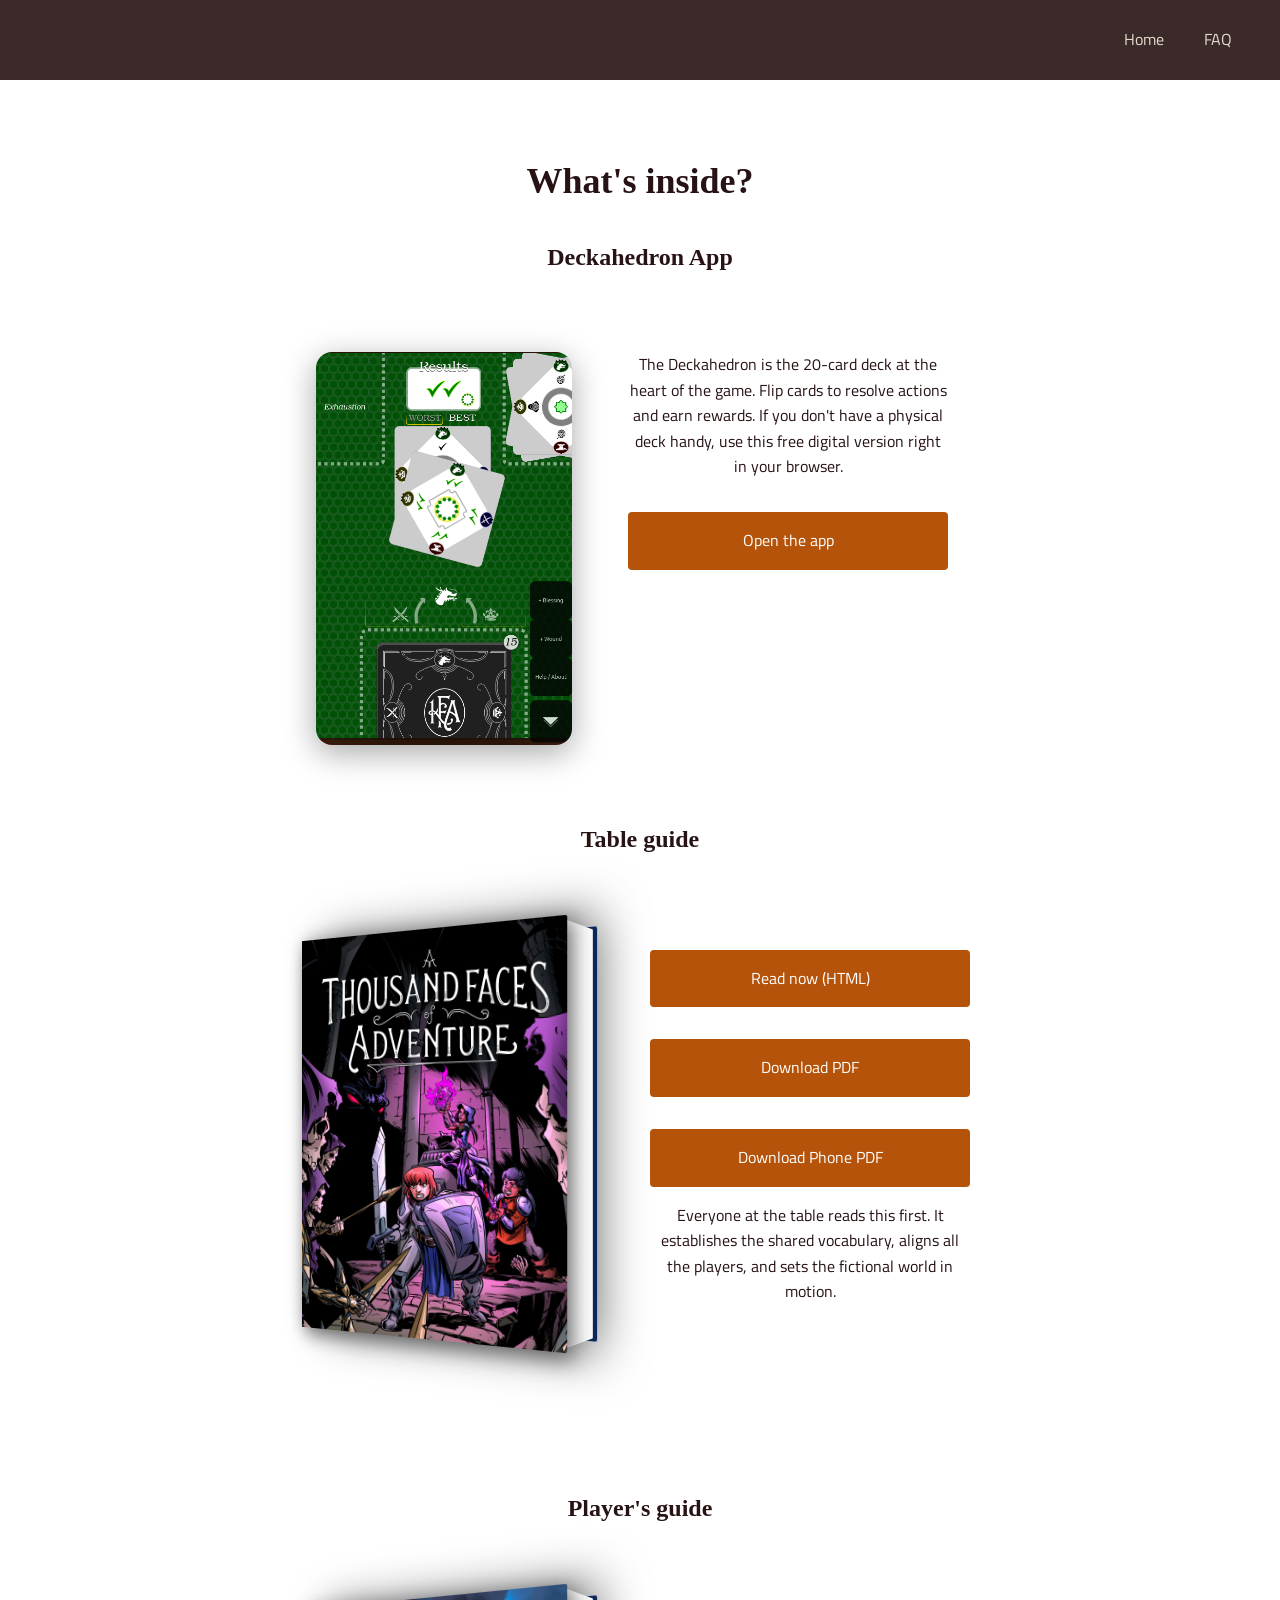
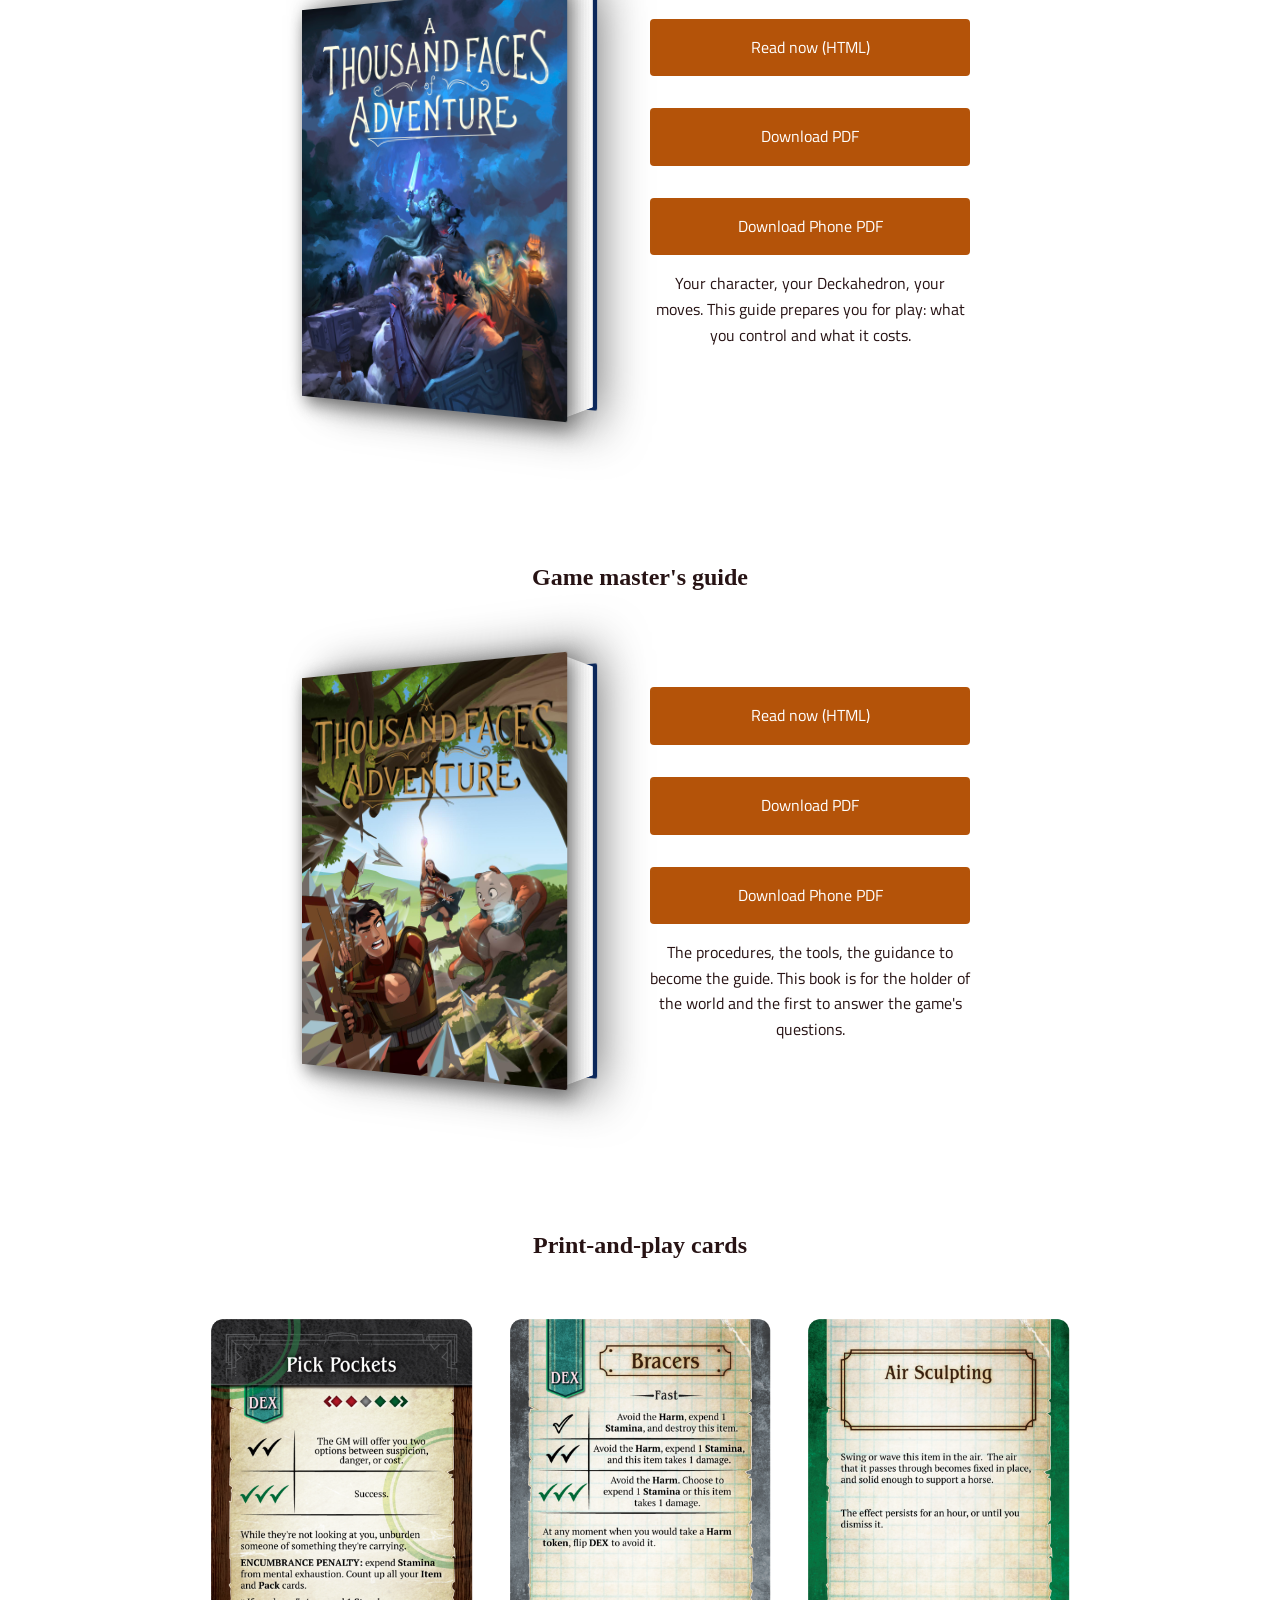
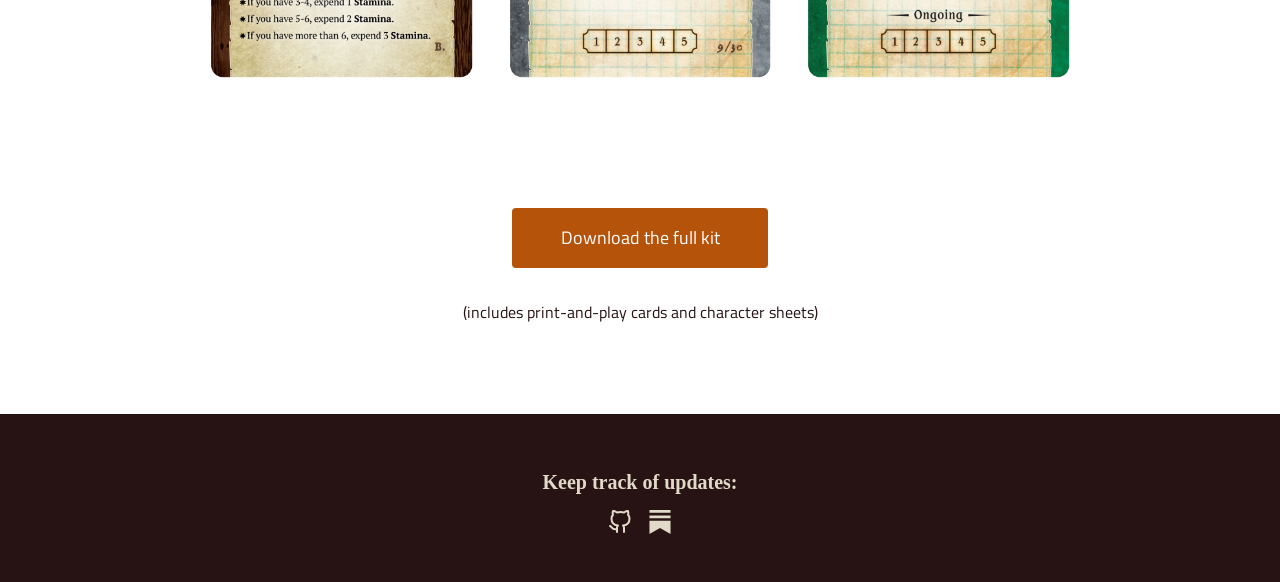
<file: downloads.html>
<!DOCTYPE html>
<html lang="en">
<head>
  <meta charset="UTF-8" />
  <meta name="viewport" content="width=device-width, initial-scale=1.0" />
  <title>Downloads — A Thousand Faces of Adventure</title>
  <link rel="stylesheet" href="styles.css" />
</head>
<body>

  <!-- ======================================================
       HEADER
  ======================================================= -->
  <header class="site-header">
    <nav class="site-nav">
      <ul>
        <li><a href="index.html">Home</a></li>
        <!-- Download link omitted — this is the downloads page -->
        <li><a href="faq.html">FAQ</a></li>
        <!--
        <li><a href="examples.html">Examples</a></li>
        -->
      </ul>
    </nav>
  </header>

  <!-- ======================================================
       MAIN CONTENT
  ======================================================= -->
  <main>

    <h1 class="text-center mt-20 mb-10">What's inside?</h1>

    <!-- Deckahedron app -->
    <section class="downloads-section">
      <h2>Deckahedron App</h2>
      <article class="downloads-article">
        <a href="https://1kfa.com/deckahedron" target="_blank" class="deckahedron-screenshot">
          <img
            src="assets/images/deckahedron_app.png"
            alt="Screenshot of the Deckahedron digital card app"
          />
        </a>
        <div class="downloads-links">
          <p class="deckahedron-desc">
            The Deckahedron is the 20-card deck at the heart of the game.
            Flip cards to resolve actions and earn rewards. If you don't
            have a physical deck handy, use this free digital version right
            in your browser.
          </p>
          <a href="https://1kfa.com/deckahedron" target="_blank" class="btn-download">
            Open the app
          </a>
        </div>
      </article>
    </section>

    <!-- Table Guide -->
    <section class="downloads-section">
      <h2>Table guide</h2>
      <article class="downloads-article">
        <div class="book-container" style="margin-bottom:5rem;">
          <div class="book">
            <img
              alt="A thousand faces of adventure table guide cover"
              src="assets/images/cover-art/cover_brandon_1200x1600.jpg"
            />
          </div>
        </div>
        <div class="downloads-links">
          <a href="#" class="btn-download">
            Read now (HTML)
          </a>
          <a href="#" class="btn-download">
            Download PDF
          </a>
          <a href="#" class="btn-download">
            Download Phone PDF
          </a>
          <p class="guide-blurb">
            Everyone at the table reads this first.
            It establishes the shared vocabulary, aligns all the players, and
            sets the fictional world in motion.
          </p>
        </div>
      </article>
    </section>

    <!-- Player's guide -->
    <section class="downloads-section">
      <h2>Player's guide</h2>
      <article class="downloads-article">
        <div class="book-container" style="margin-bottom:5rem;">
          <div class="book">
            <img
              alt="A thousand faces of adventure cover for player"
              src="assets/images/cover-art/cover_jeremy_1200x1600.jpg"
            />
          </div>
        </div>
        <div class="downloads-links">
          <a href="https://www.1kfa.com/playtest_files/1kfa_guide_player.html" class="btn-download">
            Read now (HTML)
          </a>
          <a href="https://www.1kfa.com/playtest_files/1kfa_guide_player.pdf" class="btn-download">
            Download PDF
          </a>
          <a href="https://www.1kfa.com/playtest_files/1kfa_guide_player_phone.pdf" class="btn-download">
            Download Phone PDF
          </a>
          <p class="guide-blurb">
Your character, your Deckahedron, your moves. This guide prepares you for play: what you control and what it costs.
          </p>
        </div>
      </article>
    </section>

    <!-- GM's guide -->
    <section class="downloads-section">
      <h2>Game master's guide</h2>
      <article class="downloads-article">
        <div class="book-container" style="margin-bottom:5rem;">
          <div class="book">
            <img
              alt="A thousand faces of adventure cover for GM"
              src="assets/images/cover-art/cover_ana_wordmark.jpg"
            />
          </div>
        </div>
        <div class="downloads-links">
          <a href="https://www.1kfa.com/playtest_files/1kfa_guide_gm.html" class="btn-download">
            Read now (HTML)
          </a>
          <a href="https://www.1kfa.com/playtest_files/1kfa_guide_gm.pdf" class="btn-download">
            Download PDF
          </a>
          <a href="https://www.1kfa.com/playtest_files/1kfa_guide_gm_phone.pdf" class="btn-download">
            Download Phone PDF
          </a>
          <p class="guide-blurb">
The procedures, the tools, the guidance to become the guide.
This book is for the holder of the world and the first to answer the game's questions.
          </p>
        </div>
      </article>
    </section>

    <!-- Print-and-play cards -->
    <section class="downloads-section">
      <h2>Print-and-play cards</h2>
      <article class="downloads-cards">
        <img src="assets/images/cards/move_pick_pockets.png" alt="pick pockets move card" />
        <img src="assets/images/cards/equip_bracers.png"     alt="bracers card" />
        <img src="assets/images/cards/magic_air_sculpting.png" alt="air sculpting magic card" />
      </article>
    </section>

    <!-- Full kit download -->
    <section style="display:grid; justify-items:center; margin-bottom:5rem; margin-inline:1rem;">
      <a
        href="https://www.1kfa.com/playtest_files/1kfa_playtest.tgz"
        class="btn btn-primary btn-block"
        style="font-size:1.125rem; padding:1rem;"
      >
        Download the full kit
      </a>
      <p>(includes print-and-play cards and character sheets)</p>
    </section>

  </main>

  <!-- ======================================================
       FOOTER
  ======================================================= -->
  <footer>
    <article class="footer-social">
      <h3>Keep track of updates:</h3>
      <ul>
        <li>
          <a href="https://github.com/sjbrown/1kfa" target="_blank" aria-label="social icon github">
            <svg xmlns="http://www.w3.org/2000/svg" width="24" height="24" viewBox="0 0 24 24" fill="none" stroke="currentColor" stroke-width="2" stroke-linecap="round" stroke-linejoin="round">
              <path d="M9 19c-5 1.5-5-2.5-7-3m14 6v-3.87a3.37 3.37 0 0 0-.94-2.61c3.14-.35 6.44-1.54 6.44-7A5.44 5.44 0 0 0 20 4.77 5.07 5.07 0 0 0 19.91 1S18.73.65 16 2.48a13.38 13.38 0 0 0-7 0C6.27.65 5.09 1 5.09 1A5.07 5.07 0 0 0 5 4.77a5.44 5.44 0 0 0-1.5 3.78c0 5.42 3.3 6.61 6.44 7A3.37 3.37 0 0 0 9 18.13V22"></path>
            </svg>
          </a>
        </li>
<li>
  <a href="https://1kfa.substack.com" target="_blank" aria-label="Substack newsletter">
    <svg xmlns="http://www.w3.org/2000/svg" width="24" height="24" viewBox="0 0 24 24" fill="currentColor" stroke="none">
      <path d="M22.539 8.242H1.46V5.406h21.08v2.836zM1.46 10.812V24L12 18.11 22.54 24V10.812H1.46zM22.54 0H1.46v2.836h21.08V0z"/>
    </svg>
  </a>
</li>
      </ul>
    </article>
  </footer>

</body>
</html>
</file>
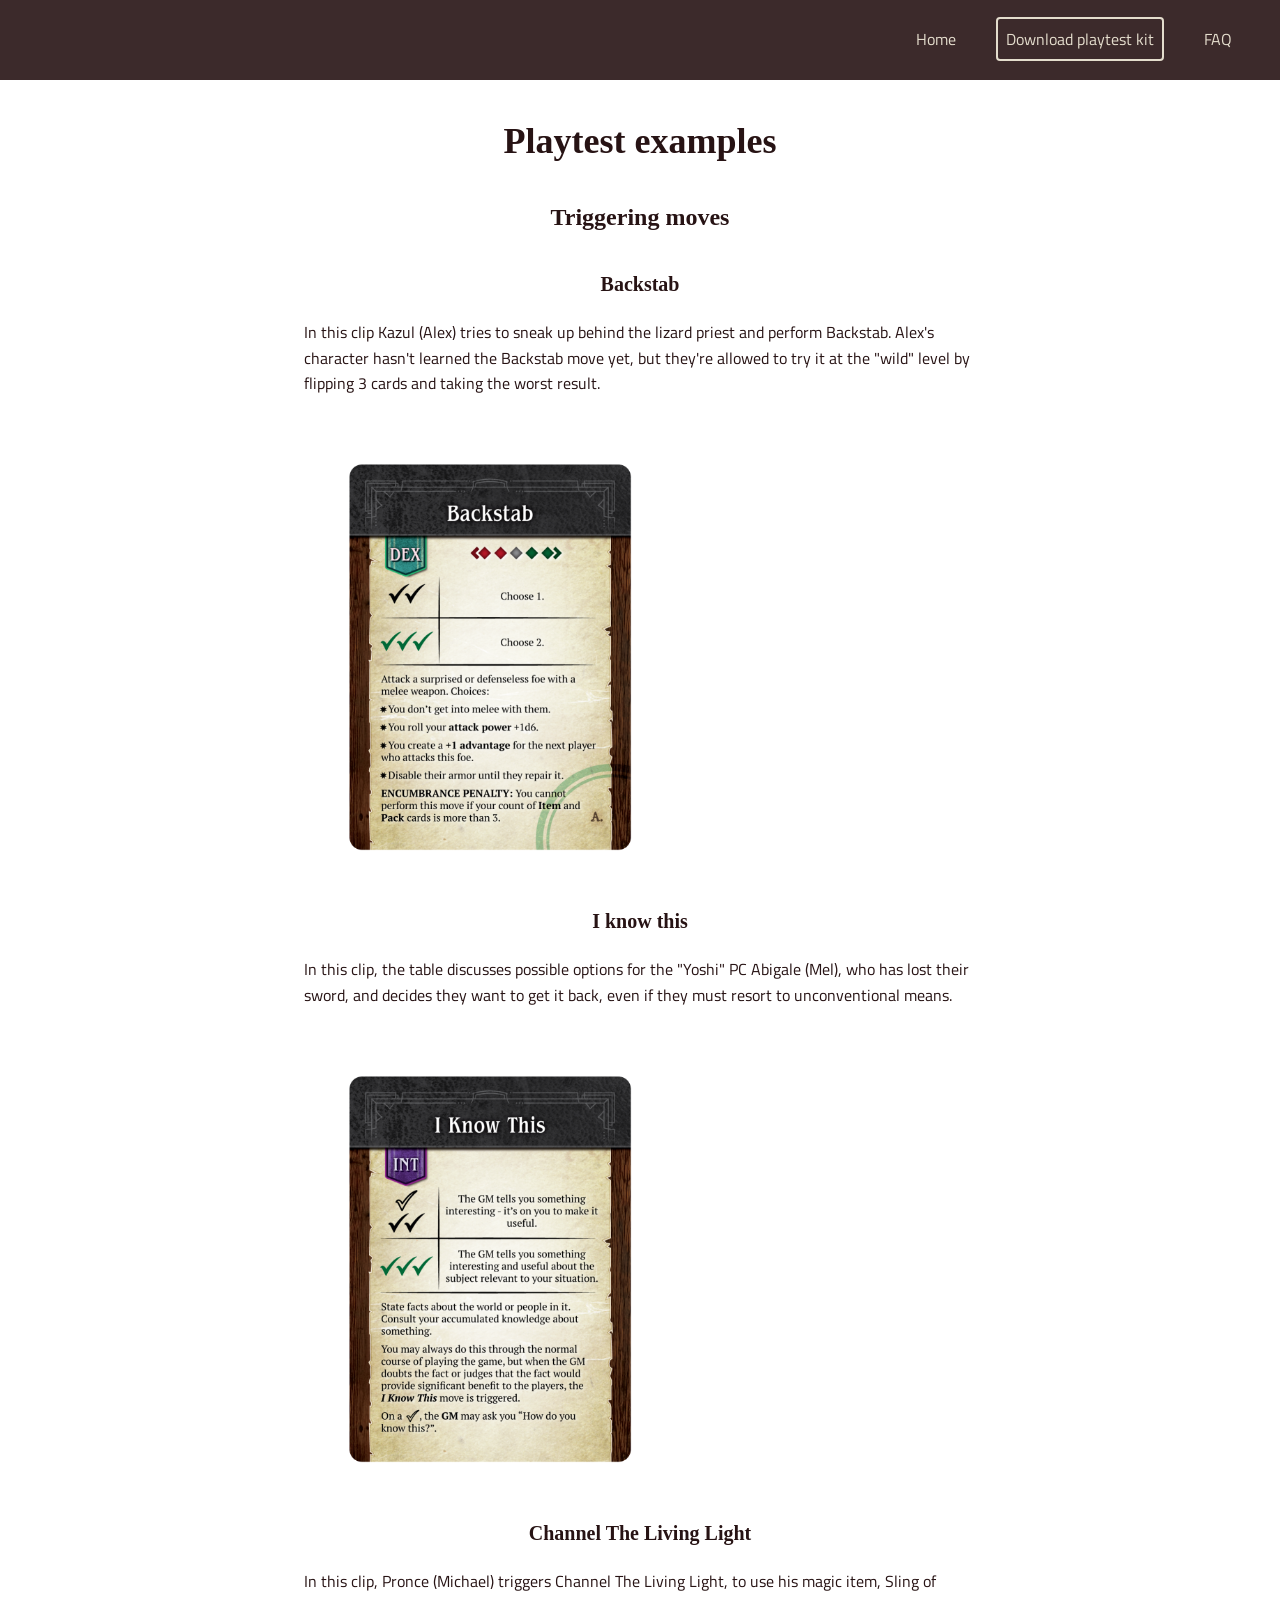
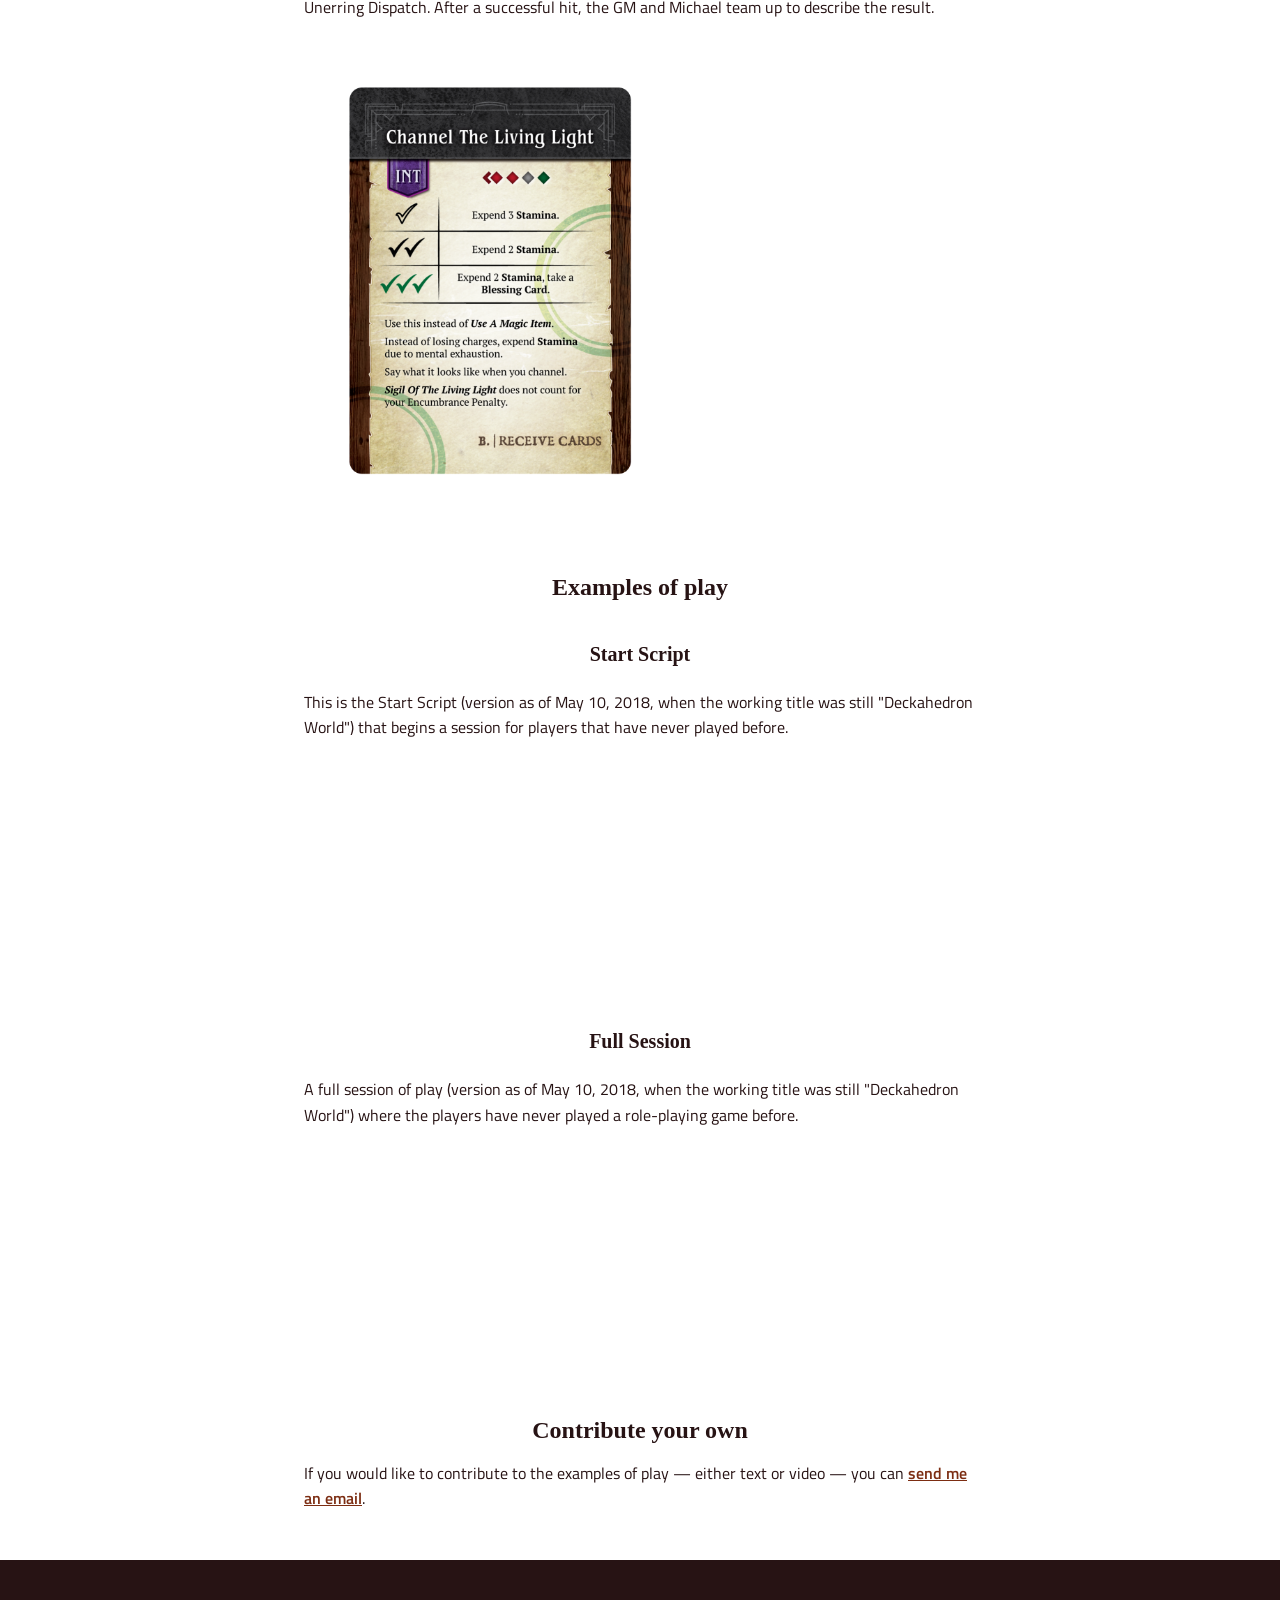
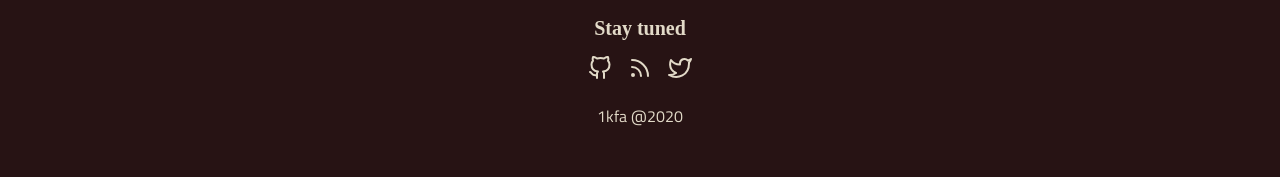
<file: examples.html>
<!DOCTYPE html>
<html lang="en">
<head>
  <meta charset="UTF-8" />
  <meta name="viewport" content="width=device-width, initial-scale=1.0" />
  <title>Examples — A Thousand Faces of Adventure</title>
  <link rel="stylesheet" href="styles.css" />
</head>
<body>

  <!-- ======================================================
       HEADER
  ======================================================= -->
  <header class="site-header">
    <nav class="site-nav">
      <ul>
        <li><a href="index.html">Home</a></li>
        <li><a href="downloads.html" class="nav-btn-download">Download playtest kit</a></li>
        <li><a href="faq.html">FAQ</a></li>
        <!-- Examples link omitted — this is the examples page -->
      </ul>
    </nav>
  </header>

  <!-- ======================================================
       MAIN CONTENT (Examples.vue)
  ======================================================= -->
  <main>

    <section>
      <h1 class="text-center mt-10" style="margin:2.5rem auto;">Playtest examples</h1>

      <!-- Triggering moves -->
      <h2 class="text-center">Triggering moves</h2>

      <article class="examples-article">
        <h3>Backstab</h3>
        <p>
          In this clip Kazul (Alex) tries to sneak up behind the lizard priest and
          perform Backstab. Alex's character hasn't learned the Backstab move yet,
          but they're allowed to try it at the "wild" level by flipping 3 cards
          and taking the worst result.
        </p>
        <div class="examples-media">
          <img
            src="assets/images/cards/move_backstab.png"
            alt="trigger move backstab"
          />
          <iframe
            width="300" height="200"
            src="https://www.youtube.com/embed/3oWjjZ3BsfI"
            frameborder="0"
            allow="accelerometer; autoplay; clipboard-write; encrypted-media; gyroscope; picture-in-picture"
            allowfullscreen
          ></iframe>
        </div>
      </article>

      <article class="examples-article">
        <h3>I know this</h3>
        <p>
          In this clip, the table discusses possible options for the "Yoshi" PC
          Abigale (Mel), who has lost their sword, and decides they want to get it
          back, even if they must resort to unconventional means.
        </p>
        <div class="examples-media">
          <img
            src="assets/images/cards/move_i_know_this.png"
            alt="trigger move I know this"
          />
          <iframe
            width="300" height="200"
            src="https://www.youtube.com/embed/USjlUck5fnU"
            frameborder="0"
            allow="accelerometer; autoplay; clipboard-write; encrypted-media; gyroscope; picture-in-picture"
            allowfullscreen
          ></iframe>
        </div>
      </article>

      <article class="examples-article">
        <h3>Channel The Living Light</h3>
        <p>
          In this clip, Pronce (Michael) triggers Channel The Living Light, to use
          his magic item, Sling of Unerring Dispatch. After a successful hit, the
          GM and Michael team up to describe the result.
        </p>
        <div class="examples-media">
          <img
            src="assets/images/cards/move_channel_the_living_light.png"
            alt="trigger move channel the living light"
          />
          <iframe
            width="300" height="200"
            src="https://www.youtube.com/embed/UKDmL2gF5Iw"
            frameborder="0"
            allow="accelerometer; autoplay; clipboard-write; encrypted-media; gyroscope; picture-in-picture"
            allowfullscreen
          ></iframe>
        </div>
      </article>

      <!-- Examples of play -->
      <h2 class="text-center" style="margin-top:5rem;">Examples of play</h2>

      <article class="examples-article">
        <h3>Start Script</h3>
        <p>
          This is the Start Script (version as of May 10, 2018, when the working
          title was still "Deckahedron World") that begins a session for players
          that have never played before.
        </p>
        <iframe
          class="mt-10"
          style="margin-top:2.5rem; justify-self:center; width:100%; max-width:20rem;"
          height="200"
          src="https://www.youtube.com/embed/Vvnt06UfOr8"
          frameborder="0"
          allow="accelerometer; autoplay; clipboard-write; encrypted-media; gyroscope; picture-in-picture"
          allowfullscreen
        ></iframe>
      </article>

      <article class="examples-article">
        <h3>Full Session</h3>
        <p>
          A full session of play (version as of May 10, 2018, when the working
          title was still "Deckahedron World") where the players have never
          played a role-playing game before.
        </p>
        <iframe
          style="margin-top:2.5rem; justify-self:center; width:100%; max-width:20rem;"
          height="200"
          src="https://www.youtube.com/embed/K2uRJQa4F8o"
          frameborder="0"
          allow="accelerometer; autoplay; clipboard-write; encrypted-media; gyroscope; picture-in-picture"
          allowfullscreen
        ></iframe>
      </article>

      <!-- Contribute -->
      <article class="examples-article" style="margin:2.5rem 1rem;">
        <h2>Contribute your own</h2>
        <p class="mt-4 max-w-2xl">
          If you would like to contribute to the examples of play — either text
          or video — you can
          <a class="underline font-semibold" style="color:var(--color-orange-900);" href="mailto:sjb@ezide.com">send me an email</a>.
        </p>
      </article>

    </section>

  </main>

  <!-- ======================================================
       FOOTER
  ======================================================= -->
  <footer>
    <article class="footer-social">
      <h3>Stay tuned</h3>
      <ul>
        <li>
          <a href="https://github.com/sjbrown/1kfa" target="_blank" aria-label="social icon github">
            <svg xmlns="http://www.w3.org/2000/svg" width="24" height="24" viewBox="0 0 24 24" fill="none" stroke="currentColor" stroke-width="2" stroke-linecap="round" stroke-linejoin="round">
              <path d="M9 19c-5 1.5-5-2.5-7-3m14 6v-3.87a3.37 3.37 0 0 0-.94-2.61c3.14-.35 6.44-1.54 6.44-7A5.44 5.44 0 0 0 20 4.77 5.07 5.07 0 0 0 19.91 1S18.73.65 16 2.48a13.38 13.38 0 0 0-7 0C6.27.65 5.09 1 5.09 1A5.07 5.07 0 0 0 5 4.77a5.44 5.44 0 0 0-1.5 3.78c0 5.42 3.3 6.61 6.44 7A3.37 3.37 0 0 0 9 18.13V22"></path>
            </svg>
          </a>
        </li>
        <li>
          <a href="https://boardcrafting.wordpress.com/subscribe/" target="_blank" aria-label="social icon rss">
            <svg xmlns="http://www.w3.org/2000/svg" width="24" height="24" viewBox="0 0 24 24" fill="none" stroke="currentColor" stroke-width="2" stroke-linecap="round" stroke-linejoin="round">
              <path d="M4 11a9 9 0 0 1 9 9"></path>
              <path d="M4 4a16 16 0 0 1 16 16"></path>
              <circle cx="5" cy="19" r="1"></circle>
            </svg>
          </a>
        </li>
        <li>
          <a href="https://twitter.com/boardcrafting" target="_blank" aria-label="social icon twitter">
            <svg xmlns="http://www.w3.org/2000/svg" width="24" height="24" viewBox="0 0 24 24" fill="none" stroke="currentColor" stroke-width="2" stroke-linecap="round" stroke-linejoin="round">
              <path d="M23 3a10.9 10.9 0 0 1-3.14 1.53 4.48 4.48 0 0 0-7.86 3v1A10.66 10.66 0 0 1 3 4s-4 9 5 13a11.64 11.64 0 0 1-7 2c9 5 20 0 20-11.5a4.5 4.5 0 0 0-.08-.83A7.72 7.72 0 0 0 23 3z"></path>
            </svg>
          </a>
        </li>
      </ul>
      <p>1kfa @2020</p>
    </article>
  </footer>

</body>
</html>
</file>
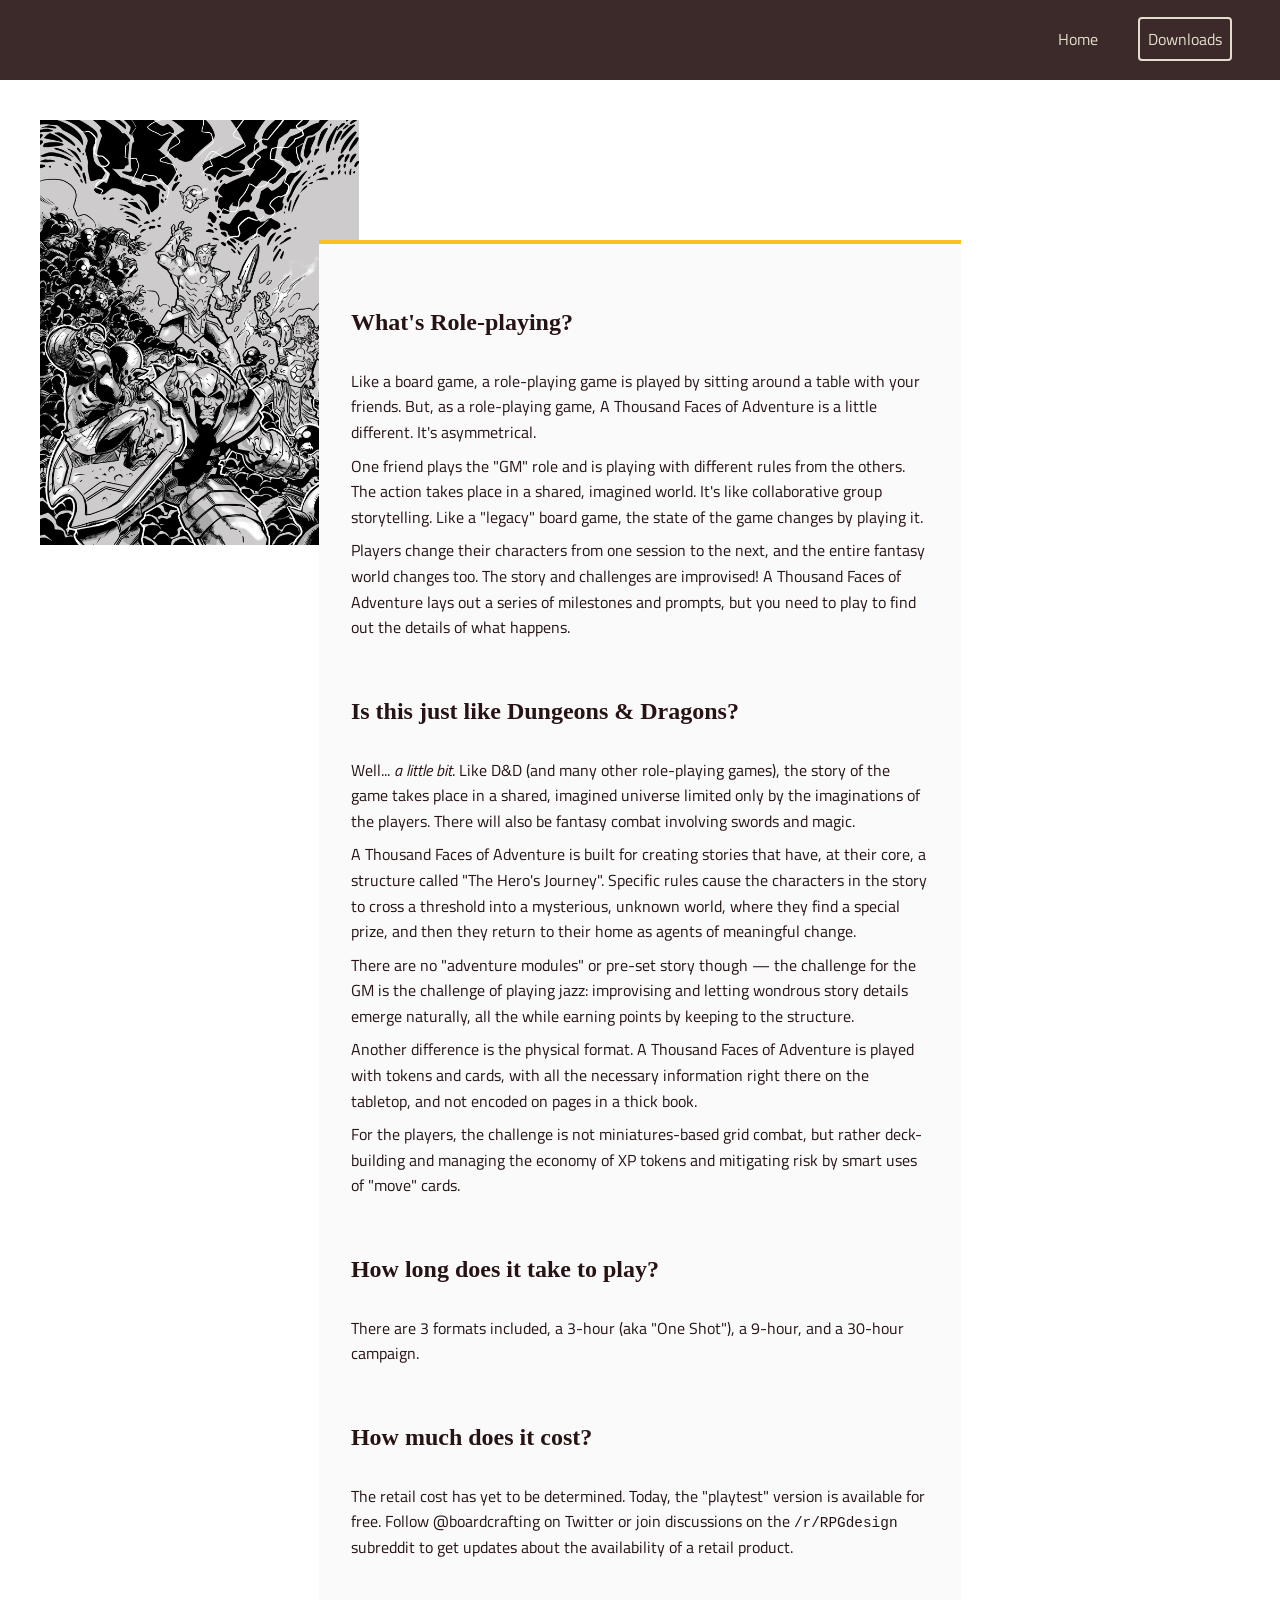
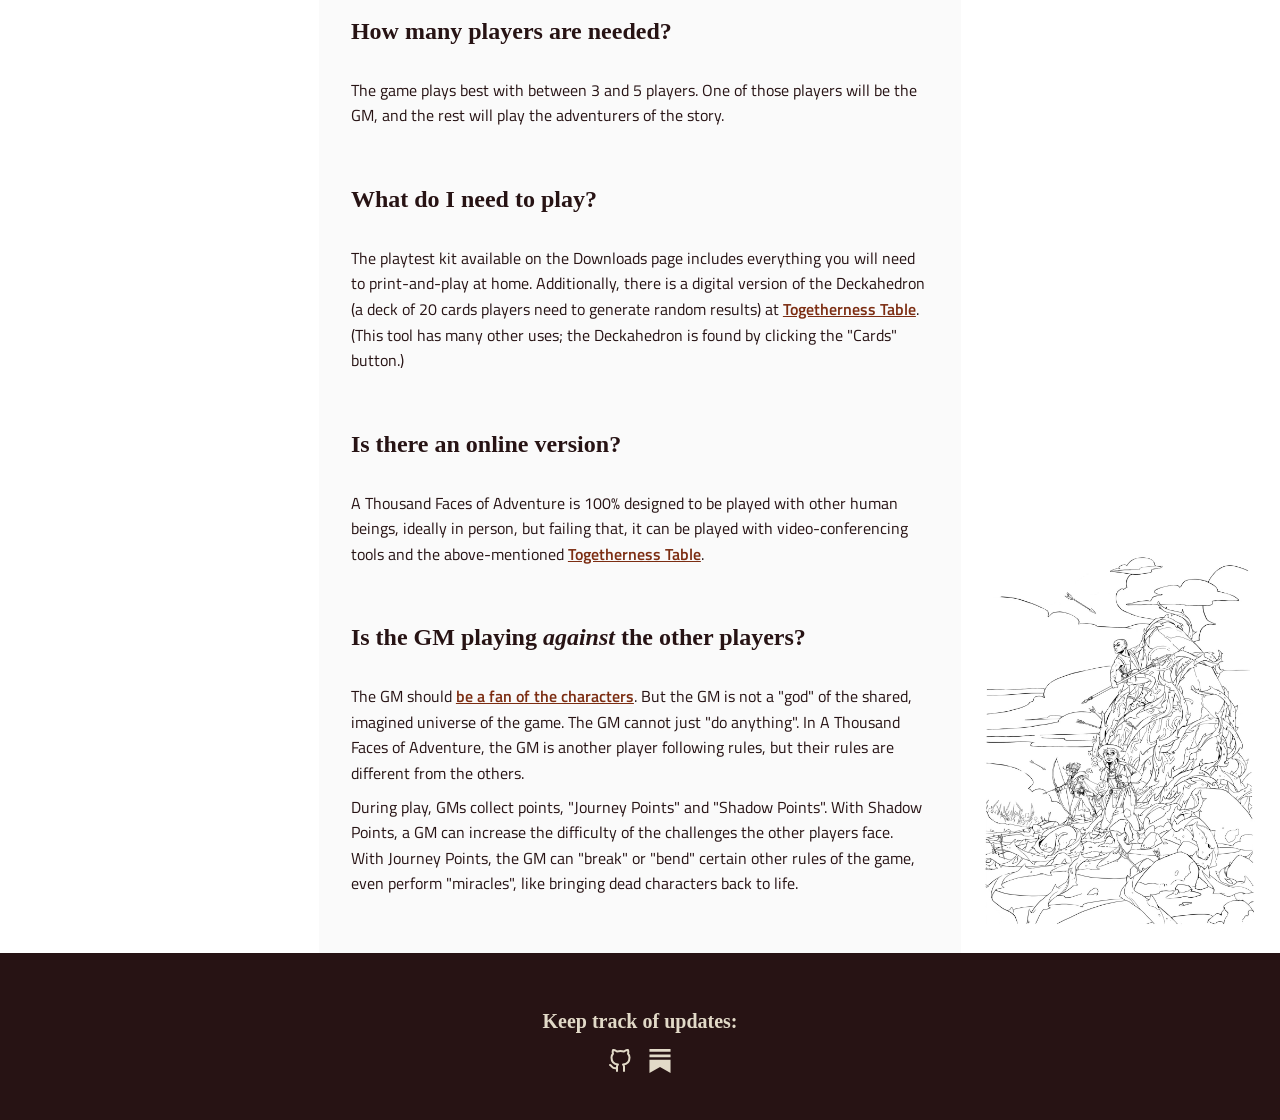
<file: faq.html>
<!DOCTYPE html>
<html lang="en">
<head>
  <meta charset="UTF-8" />
  <meta name="viewport" content="width=device-width, initial-scale=1.0" />
  <title>FAQ — A Thousand Faces of Adventure</title>
  <link rel="stylesheet" href="styles.css" />
</head>
<body>

  <!-- ======================================================
       HEADER
  ======================================================= -->
  <header class="site-header">
    <nav class="site-nav">
      <ul>
        <li><a href="index.html">Home</a></li>
        <li><a href="downloads.html" class="nav-btn-download">Downloads</a></li>
        <!-- FAQ link omitted — this is the FAQ page -->
        <!--
        <li><a href="examples.html">Examples</a></li>
        -->
      </ul>
    </nav>
  </header>

  <!-- ======================================================
       MAIN CONTENT (Faq.vue)
  ======================================================= -->
  <main>

    <section class="faq-section">

      <div class="faq-image">
        <img
          src="assets/images/cover-art/cover_guillermo_1200x1600.jpg"
          alt="page art from guillermo"
        />
      </div>

      <ul class="faq-list">

        <li>
          <h2>What's Role-playing?</h2>
          <p>
            Like a board game, a role-playing game is played by sitting around a
            table with your friends. But, as a role-playing game, A Thousand
            Faces of Adventure is a little different. It's asymmetrical.
          </p>
          <p>
            One friend plays the "GM" role and is playing with different rules
            from the others. The action takes place in a shared, imagined world.
            It's like collaborative group storytelling. Like a "legacy" board
            game, the state of the game changes by playing it.
          </p>
          <p>
            Players change their characters from one session to the next, and
            the entire fantasy world changes too. The story and challenges are
            improvised! A Thousand Faces of Adventure lays out a series of
            milestones and prompts, but you need to play to find out the details
            of what happens.
          </p>
        </li>

        <li>
          <h2>Is this just like Dungeons &amp; Dragons?</h2>
          <p>
            Well... <i>a little bit</i>.
            Like D&amp;D (and many other role-playing games), the story of the
            game takes place in a shared, imagined universe limited only by the
            imaginations of the players. There will also be fantasy combat
            involving swords and magic.
          </p>
          <p>
            A Thousand Faces of Adventure is built for creating stories that
            have, at their core, a structure called "The Hero's Journey".
            Specific rules cause the characters in the story to cross a
            threshold into a mysterious, unknown world, where they find a
            special prize, and then they return to their home as agents of
            meaningful change.
          </p>
          <p>
            There are no "adventure modules" or pre-set story though — the
            challenge for the GM is the challenge of playing jazz: improvising
            and letting wondrous story details emerge naturally, all the while
            earning points by keeping to the structure.
          </p>
          <p>
            Another difference is the physical format. A Thousand Faces of
            Adventure is played with tokens and cards, with all the necessary
            information right there on the tabletop, and not encoded on pages
            in a thick book.
          </p>
          <p>
            For the players, the challenge is not miniatures-based grid combat,
            but rather deck-building and managing the economy of XP tokens and
            mitigating risk by smart uses of "move" cards.
          </p>
        </li>

        <li>
          <h2>How long does it take to play?</h2>
          <p>
            There are 3 formats included, a 3-hour (aka "One Shot"), a 9-hour,
            and a 30-hour campaign.
          </p>
        </li>

        <li>
          <h2>How much does it cost?</h2>
          <p>
            The retail cost has yet to be determined. Today, the "playtest"
            version is available for free. Follow @boardcrafting on Twitter
            or join discussions on the <code>/r/RPGdesign</code> subreddit
            to get updates about the availability of a retail product.
          </p>
        </li>

        <li>
          <h2>How many players are needed?</h2>
          <p>
            The game plays best with between 3 and 5 players. One of those
            players will be the GM, and the rest will play the adventurers
            of the story.
          </p>
        </li>

        <li>
          <h2>What do I need to play?</h2>
          <p>
            The playtest kit available on the Downloads page includes everything
            you will need to print-and-play at home. Additionally, there is a
            digital version of the Deckahedron (a deck of 20 cards players need
            to generate random results) at
            <a href="https://www.1kfa.com/table">Togetherness Table</a>.
            (This tool has many other uses; the Deckahedron is found by clicking
            the "Cards" button.)
          </p>
        </li>

        <li>
          <h2>Is there an online version?</h2>
          <p>
            A Thousand Faces of Adventure is 100% designed to be played with
            other human beings, ideally in person, but failing that, it can be
            played with video-conferencing tools and the above-mentioned
            <a href="https://www.1kfa.com/table">Togetherness Table</a>.
          </p>
        </li>

        <li>
          <h2>Is the GM playing <em>against</em> the other players?</h2>
          <p>
            The GM should
            <a href="https://rpg.stackexchange.com/questions/161727/what-does-be-a-fan-of-the-characters-mean">be a fan of the characters</a>.
            But the GM is not a "god" of the shared, imagined universe of the
            game. The GM cannot just "do anything". In A Thousand Faces of
            Adventure, the GM is another player following rules, but their rules
            are different from the others.
          </p>
          <p>
            During play, GMs collect points, "Journey Points" and "Shadow
            Points". With Shadow Points, a GM can increase the difficulty of the
            challenges the other players face. With Journey Points, the GM can
            "break" or "bend" certain other rules of the game, even perform
            "miracles", like bringing dead characters back to life.
          </p>
        </li>

      </ul>

      <div class="faq-end-image">
        <img
          src="assets/images/cover-art/cover_kim_1200x1600.jpg"
          alt="page art kim"
        />
      </div>

    </section>

  </main>

  <!-- ======================================================
       FOOTER
  ======================================================= -->
  <footer>
    <article class="footer-social">
      <h3>Keep track of updates:</h3>
      <ul>
        <li>
          <a href="https://github.com/sjbrown/1kfa" target="_blank" aria-label="social icon github">
            <svg xmlns="http://www.w3.org/2000/svg" width="24" height="24" viewBox="0 0 24 24" fill="none" stroke="currentColor" stroke-width="2" stroke-linecap="round" stroke-linejoin="round">
              <path d="M9 19c-5 1.5-5-2.5-7-3m14 6v-3.87a3.37 3.37 0 0 0-.94-2.61c3.14-.35 6.44-1.54 6.44-7A5.44 5.44 0 0 0 20 4.77 5.07 5.07 0 0 0 19.91 1S18.73.65 16 2.48a13.38 13.38 0 0 0-7 0C6.27.65 5.09 1 5.09 1A5.07 5.07 0 0 0 5 4.77a5.44 5.44 0 0 0-1.5 3.78c0 5.42 3.3 6.61 6.44 7A3.37 3.37 0 0 0 9 18.13V22"></path>
            </svg>
          </a>
        </li>
<li>
  <a href="https://1kfa.substack.com" target="_blank" aria-label="Substack newsletter">
    <svg xmlns="http://www.w3.org/2000/svg" width="24" height="24" viewBox="0 0 24 24" fill="currentColor" stroke="none">
      <path d="M22.539 8.242H1.46V5.406h21.08v2.836zM1.46 10.812V24L12 18.11 22.54 24V10.812H1.46zM22.54 0H1.46v2.836h21.08V0z"/>
    </svg>
  </a>
</li>
      </ul>
    </article>
  </footer>

</body>
</html>
</file>
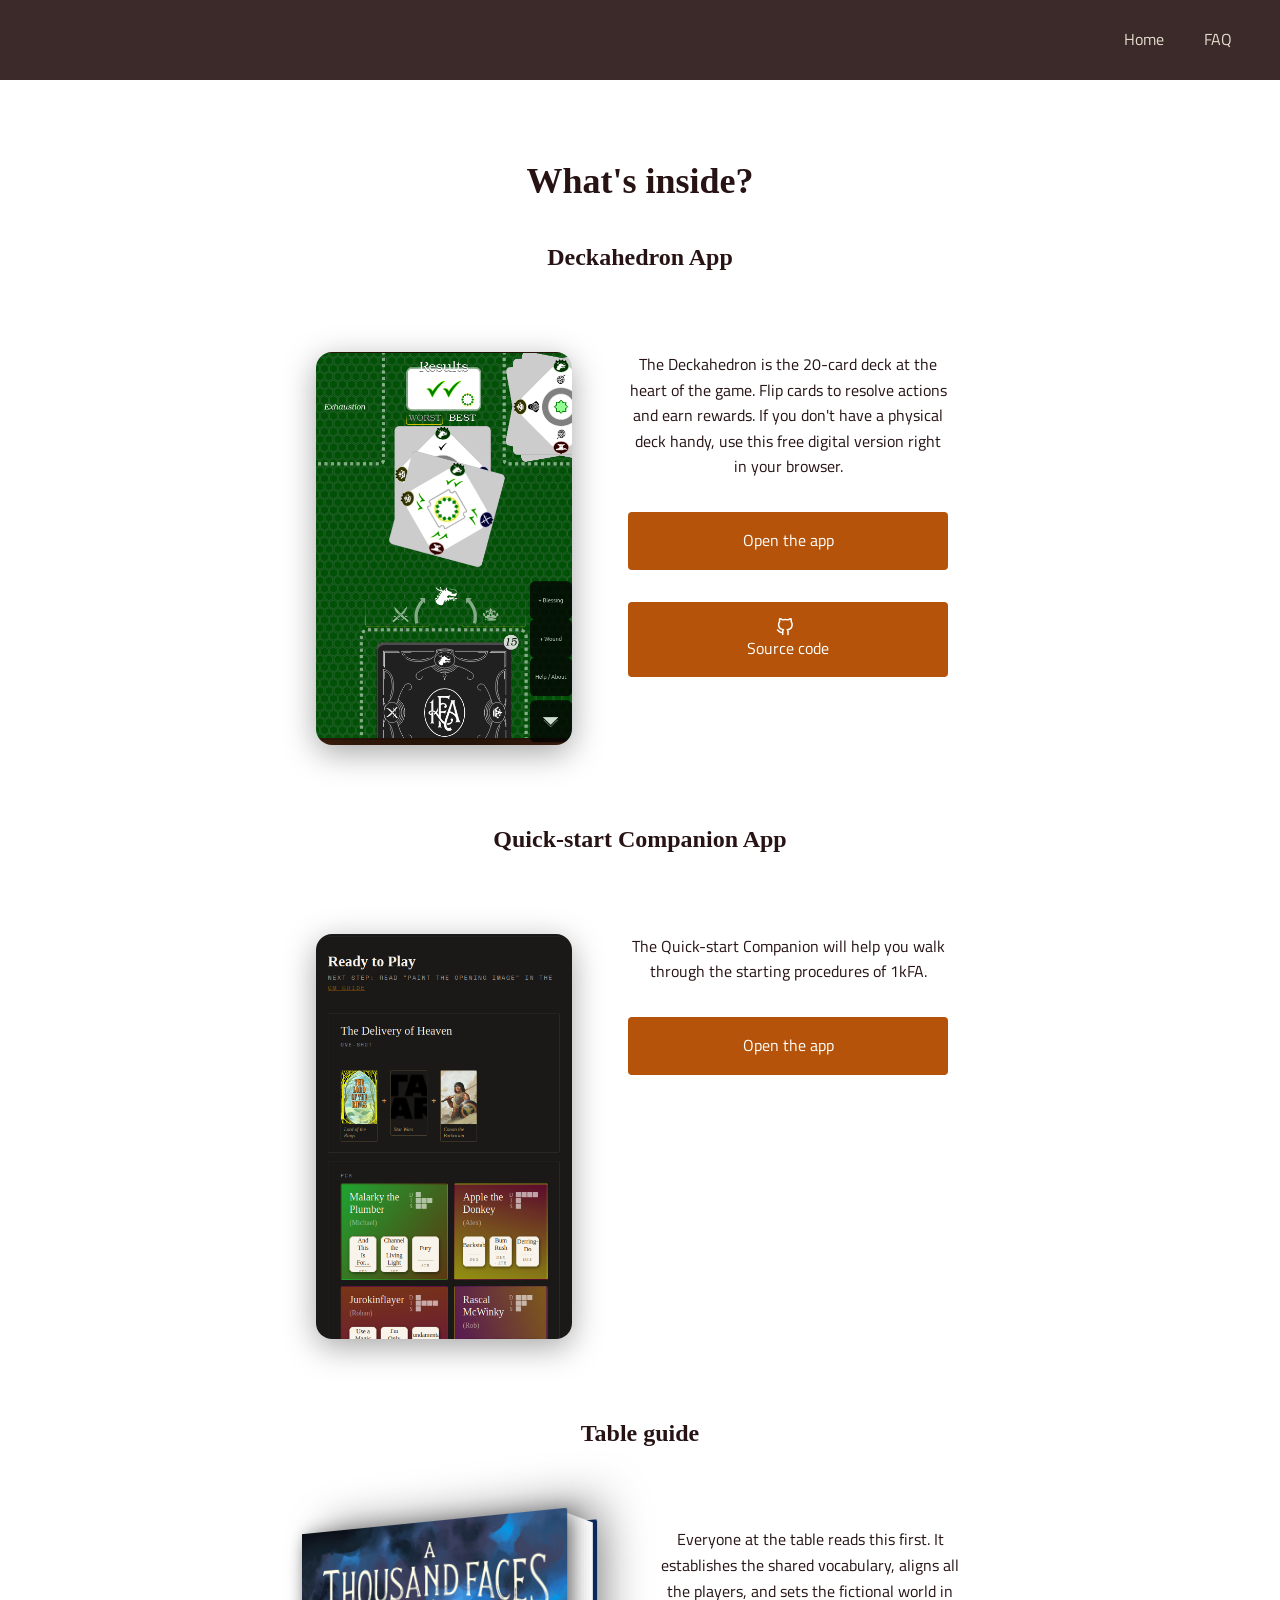
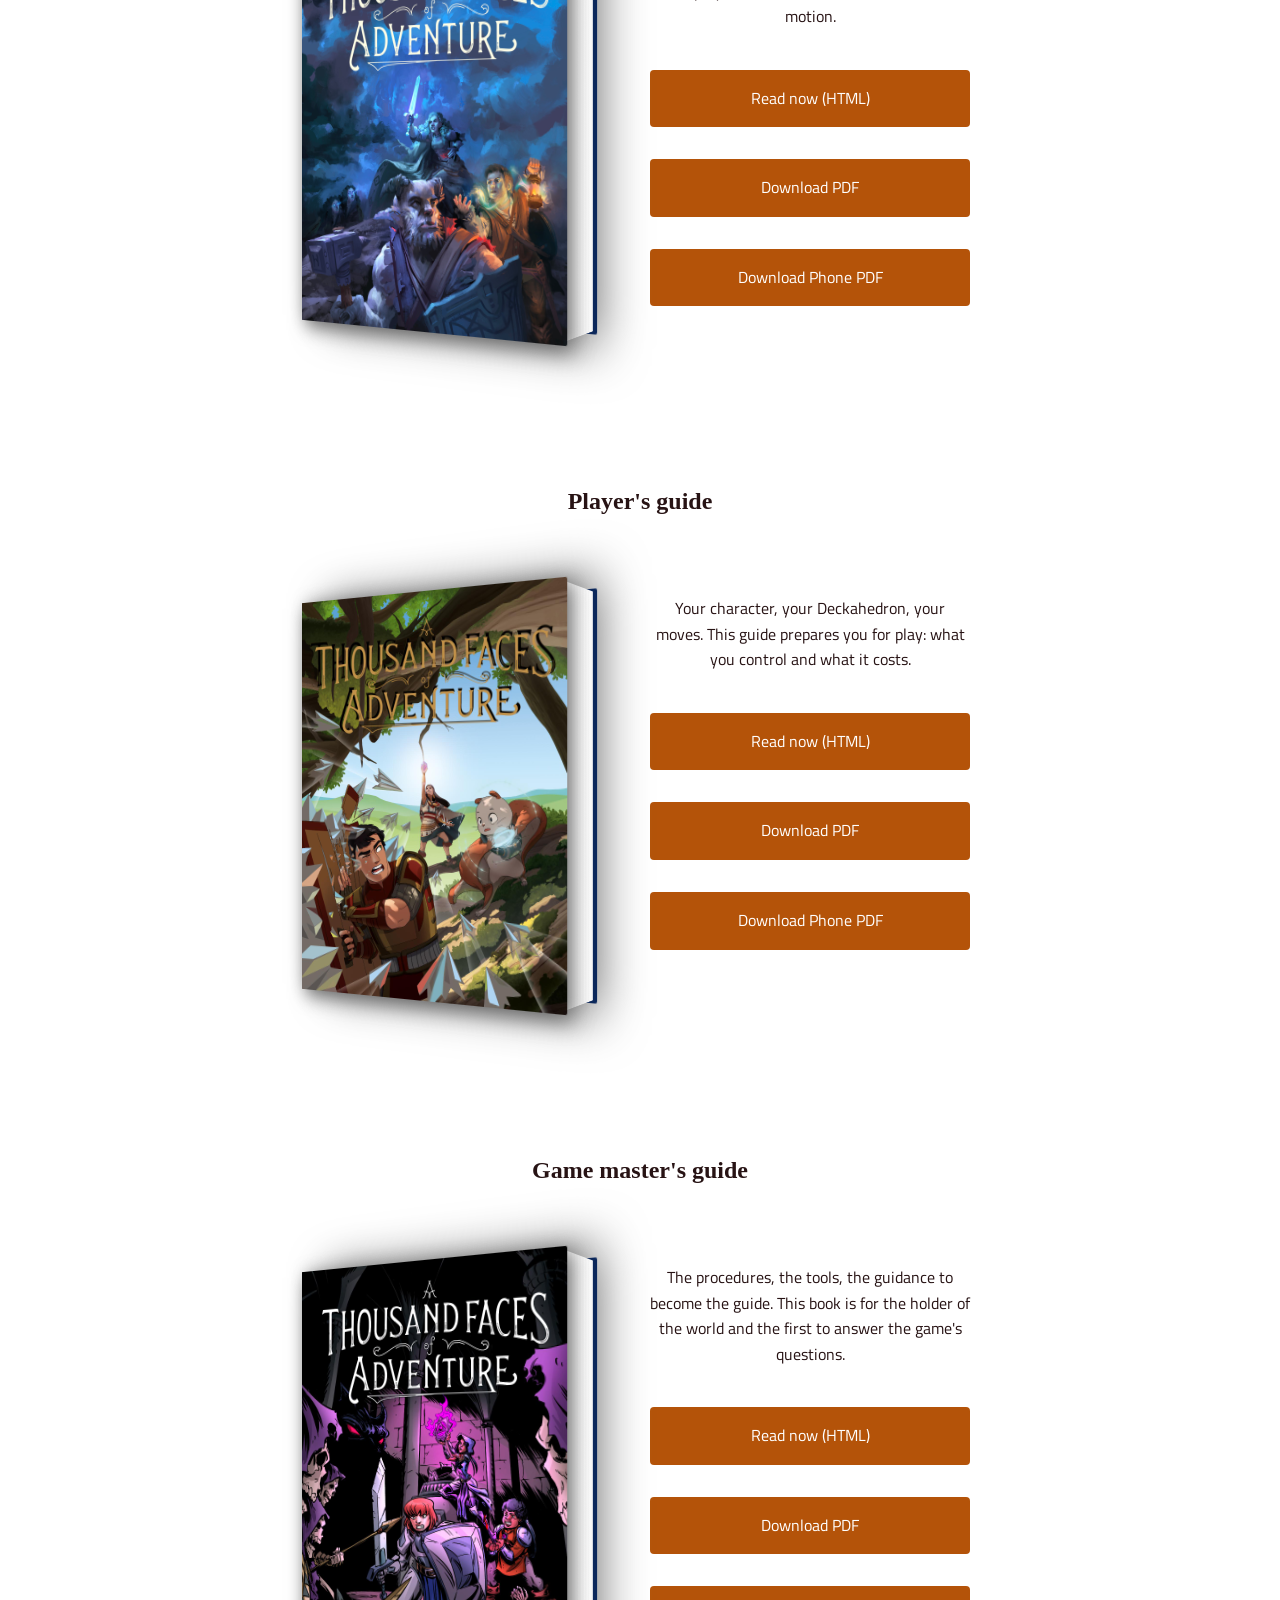
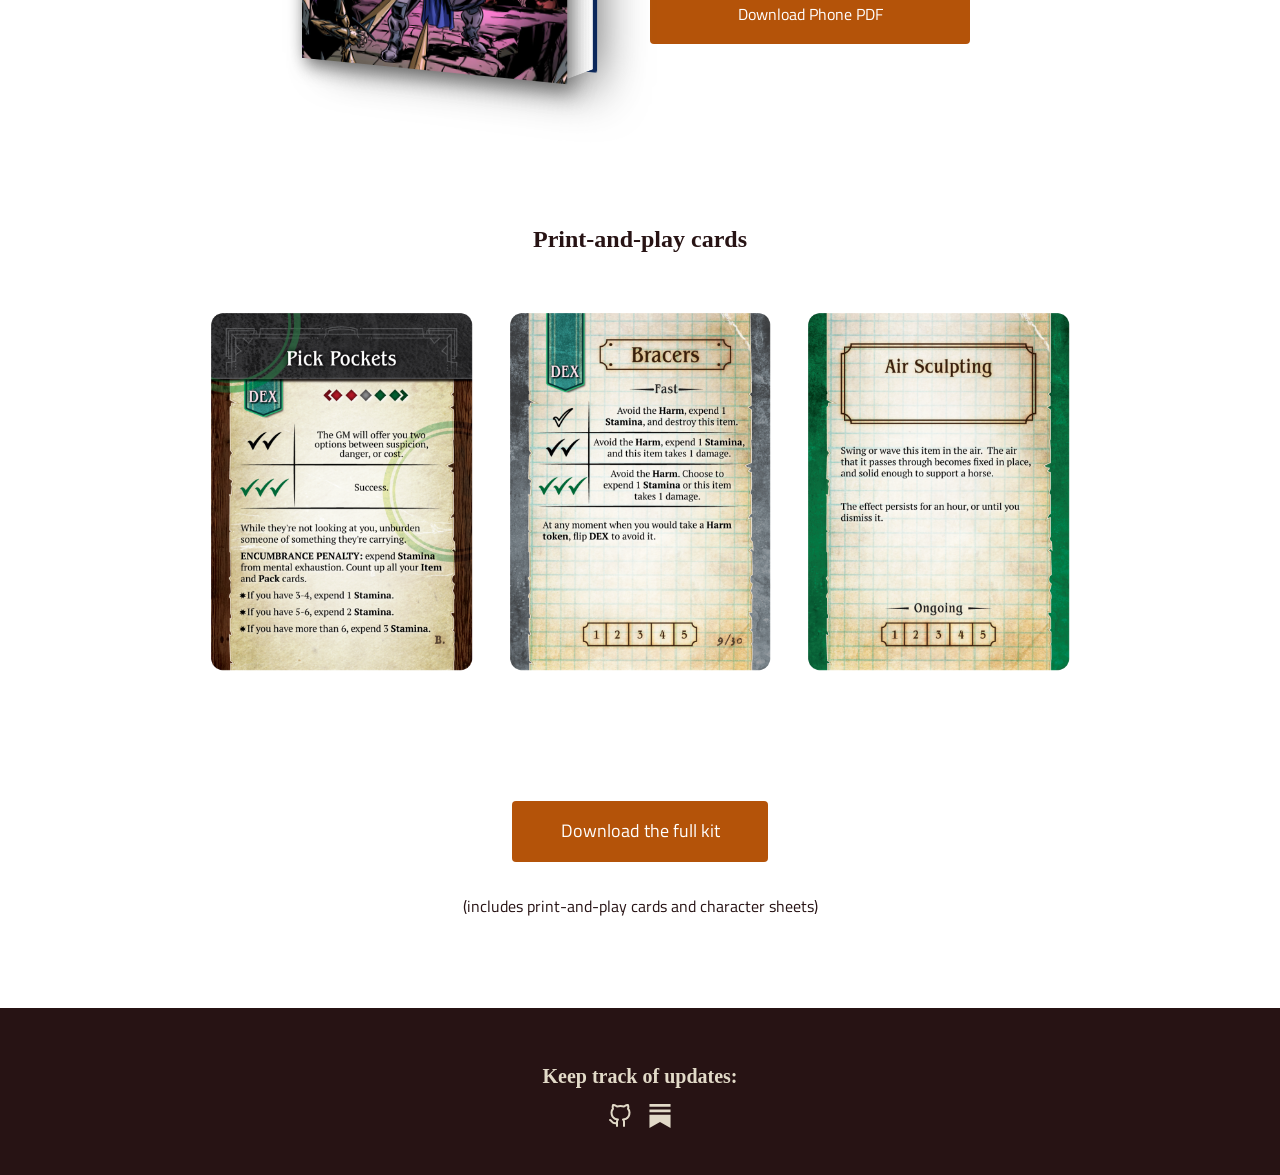
<file: public_html/downloads.html>
<!DOCTYPE html>
<html lang="en">
<head>
  <meta charset="UTF-8" />
  <meta name="viewport" content="width=device-width, initial-scale=1.0" />
  <title>Downloads — A Thousand Faces of Adventure</title>
  <link rel="stylesheet" href="styles.css" />
</head>
<body>

  <!-- ======================================================
       HEADER
  ======================================================= -->
  <header class="site-header">
    <nav class="site-nav">
      <ul>
        <li><a href="index.html">Home</a></li>
        <!-- Download link omitted — this is the downloads page -->
        <li><a href="faq.html">FAQ</a></li>
        <!--
        <li><a href="examples.html">Examples</a></li>
        -->
      </ul>
    </nav>
  </header>

  <!-- ======================================================
       MAIN CONTENT
  ======================================================= -->
  <main>

    <h1 class="text-center mt-20 mb-10">What's inside?</h1>

    <!-- Deckahedron app -->
    <section class="downloads-section">
      <h2>Deckahedron App</h2>
      <article class="downloads-article">
        <a href="https://apps.1kfa.com/deckahedron/index.html"
           target="_blank" class="app-screenshot">
          <img
            src="assets/images/deckahedron_app.png"
            alt="Screenshot of the Deckahedron digital card app"
          />
        </a>
        <div class="downloads-links">
          <p class="app-desc">
            The Deckahedron is the 20-card deck at the heart of the game.
            Flip cards to resolve actions and earn rewards. If you don't
            have a physical deck handy, use this free digital version right
            in your browser.
          </p>
          <a href="https://apps.1kfa.com/deckahedron/index.html"
             target="_blank" class="btn-download">
            Open the app
          </a>
          <a href="https://github.com/sjbrown/togetherness/tree/master/src/deckahedron"
             target="_blank" class="btn-download">
             <svg xmlns="http://www.w3.org/2000/svg" width="18" height="18"
                  viewBox="0 0 24 24" fill="none" stroke="currentColor"
                  stroke-width="2" stroke-linecap="round"
                  stroke-linejoin="round"
                  style="display:inline; vertical-align:middle; margin-right:0.4rem;">
               <path d="M9 19c-5 1.5-5-2.5-7-3m14 6v-3.87a3.37 3.37 0 0 0-.94-2.61c3.14-.35 6.44-1.54 6.44-7A5.44 5.44 0 0 0 20 4.77 5.07 5.07 0 0 0 19.91 1S18.73.65 16 2.48a13.38 13.38 0 0 0-7 0C6.27.65 5.09 1 5.09 1A5.07 5.07 0 0 0 5 4.77a5.44 5.44 0 0 0-1.5 3.78c0 5.42 3.3 6.61 6.44 7A3.37 3.37 0 0 0 9 18.13V22"></path>
             </svg> Source code
          </a>
        </div>
      </article>
    </section>

    <!-- Quickstart Companion app -->
    <section class="downloads-section">
      <h2>Quick-start Companion App</h2>
      <article class="downloads-article">
        <a href="https://apps.1kfa.com/companion/index.html"
           target="_blank" class="app-screenshot">
          <img
            src="assets/images/quickstart_app.png"
            alt="Screenshot of the Quickstart Companion digital app"
          />
        </a>
        <div class="downloads-links">
          <p class="app-desc">
            The Quick-start Companion will help you walk through the
            starting procedures of 1kFA.
          </p>
          <a href="https://apps.1kfa.com/companion/index.html"
             target="_blank" class="btn-download">
            Open the app
          </a>
        </div>
      </article>
    </section>

    <!-- Table Guide -->
    <section class="downloads-section">
      <h2>Table guide</h2>
      <article class="downloads-article">
        <div class="book-container" style="margin-bottom:5rem;">
          <div class="book">
            <img
              alt="A thousand faces of adventure table guide cover"
              src="assets/images/cover-art/cover_jeremy_1200x1600.jpg"
            />
          </div>
        </div>
        <div class="downloads-links">
          <p class="guide-blurb">
            Everyone at the table reads this first.
            It establishes the shared vocabulary, aligns all the players, and
            sets the fictional world in motion.
          </p>
          <a href="https://files.1kfa.com/latest/1kfa_guide_table.html" class="btn-download">
            Read now (HTML)
          </a>
          <a href="https://files.1kfa.com/latest/1kfa_guide_table.pdf" class="btn-download">
            Download PDF
          </a>
          <a href="https://files.1kfa.com/latest/1kfa_guide_table_phone.pdf" class="btn-download">
            Download Phone PDF
          </a>
        </div>
      </article>
    </section>

    <!-- Player's guide -->
    <section class="downloads-section">
      <h2>Player's guide</h2>
      <article class="downloads-article">
        <div class="book-container" style="margin-bottom:5rem;">
          <div class="book">
            <img
              alt="A thousand faces of adventure cover for player"
              src="assets/images/cover-art/cover_ana_wordmark.jpg"
            />
          </div>
        </div>
        <div class="downloads-links">
          <p class="guide-blurb">
Your character, your Deckahedron, your moves. This guide prepares you for play: what you control and what it costs.
          </p>
          <a href="https://files.1kfa.com/latest/1kfa_guide_player.html" class="btn-download">
            Read now (HTML)
          </a>
          <a href="https://files.1kfa.com/latest/1kfa_guide_player.pdf" class="btn-download">
            Download PDF
          </a>
          <a href="https://files.1kfa.com/latest/1kfa_guide_player_phone.pdf" class="btn-download">
            Download Phone PDF
          </a>
        </div>
      </article>
    </section>

    <!-- GM's guide -->
    <section class="downloads-section">
      <h2>Game master's guide</h2>
      <article class="downloads-article">
        <div class="book-container" style="margin-bottom:5rem;">
          <div class="book">
            <img
              alt="A thousand faces of adventure cover for GM"
              src="assets/images/cover-art/cover_brandon_1200x1600.jpg"
            />
          </div>
        </div>
        <div class="downloads-links">
          <p class="guide-blurb">
The procedures, the tools, the guidance to become the guide.
This book is for the holder of the world and the first to answer the game's questions.
          </p>
          <a href="https://files.1kfa.com/latest/1kfa_guide_gm.html" class="btn-download">
            Read now (HTML)
          </a>
          <a href="https://files.1kfa.com/latest/1kfa_guide_gm.pdf" class="btn-download">
            Download PDF
          </a>
          <a href="https://files.1kfa.com/latest/1kfa_guide_gm_phone.pdf" class="btn-download">
            Download Phone PDF
          </a>
        </div>
      </article>
    </section>

    <!-- Print-and-play cards -->
    <section class="downloads-section">
      <h2>Print-and-play cards</h2>
      <article class="downloads-cards">
        <img src="assets/images/cards/move_pick_pockets.png" alt="pick pockets move card" />
        <img src="assets/images/cards/equip_bracers.png"     alt="bracers card" />
        <img src="assets/images/cards/magic_air_sculpting.png" alt="air sculpting magic card" />
      </article>
    </section>

    <!-- Full kit download -->
    <section style="display:grid; justify-items:center; margin-bottom:5rem; margin-inline:1rem;">
      <a
        href="https://files.1kfa.com/latest/1kfa_playtest.tgz"
        class="btn btn-primary btn-block"
        style="font-size:1.125rem; padding:1rem;"
      >
        Download the full kit
      </a>
      <p>(includes print-and-play cards and character sheets)</p>
    </section>

  </main>

  <!-- ======================================================
       FOOTER
  ======================================================= -->
  <footer>
    <article class="footer-social">
      <h3>Keep track of updates:</h3>
      <ul>
        <li>
          <a href="https://github.com/sjbrown/1kfa" target="_blank" aria-label="social icon github">
            <svg xmlns="http://www.w3.org/2000/svg" width="24" height="24" viewBox="0 0 24 24" fill="none" stroke="currentColor" stroke-width="2" stroke-linecap="round" stroke-linejoin="round">
              <path d="M9 19c-5 1.5-5-2.5-7-3m14 6v-3.87a3.37 3.37 0 0 0-.94-2.61c3.14-.35 6.44-1.54 6.44-7A5.44 5.44 0 0 0 20 4.77 5.07 5.07 0 0 0 19.91 1S18.73.65 16 2.48a13.38 13.38 0 0 0-7 0C6.27.65 5.09 1 5.09 1A5.07 5.07 0 0 0 5 4.77a5.44 5.44 0 0 0-1.5 3.78c0 5.42 3.3 6.61 6.44 7A3.37 3.37 0 0 0 9 18.13V22"></path>
            </svg>
          </a>
        </li>
<li>
  <a href="https://1kfa.substack.com" target="_blank" aria-label="Substack newsletter">
    <svg xmlns="http://www.w3.org/2000/svg" width="24" height="24" viewBox="0 0 24 24" fill="currentColor" stroke="none">
      <path d="M22.539 8.242H1.46V5.406h21.08v2.836zM1.46 10.812V24L12 18.11 22.54 24V10.812H1.46zM22.54 0H1.46v2.836h21.08V0z"/>
    </svg>
  </a>
</li>
      </ul>
    </article>
  </footer>

</body>
</html>
</file>
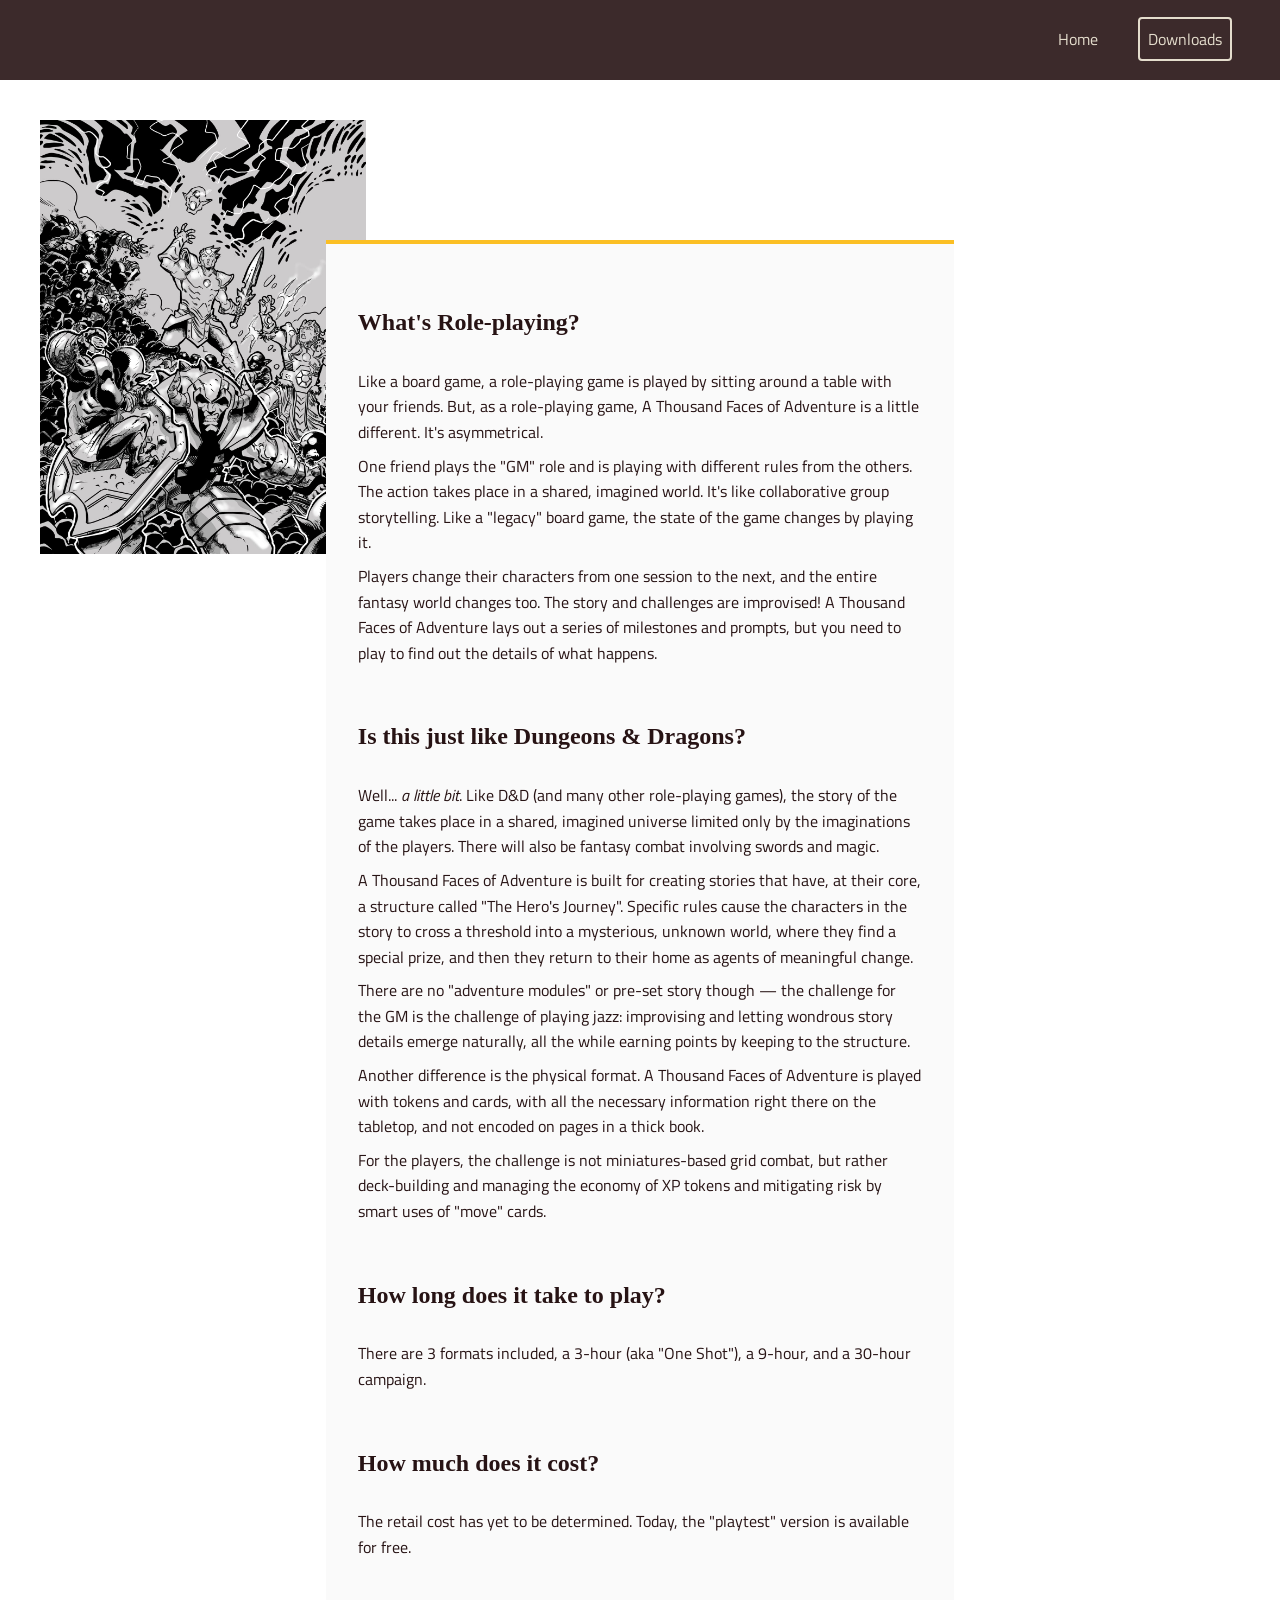
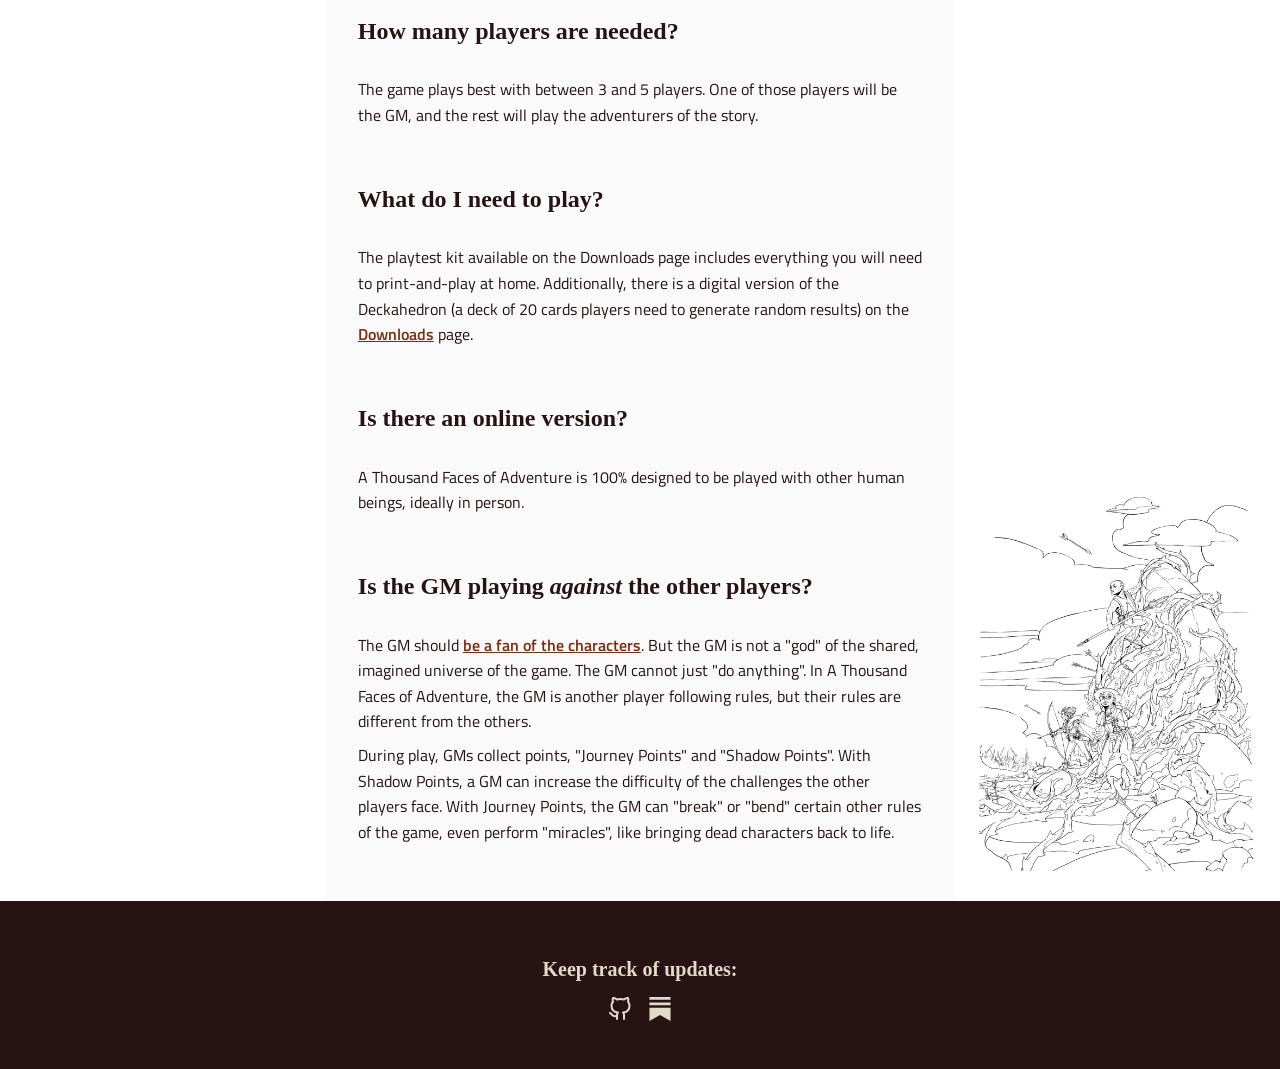
<file: public_html/faq.html>
<!DOCTYPE html>
<html lang="en">
<head>
  <meta charset="UTF-8" />
  <meta name="viewport" content="width=device-width, initial-scale=1.0" />
  <title>FAQ — A Thousand Faces of Adventure</title>
  <link rel="stylesheet" href="styles.css" />
</head>
<body>

  <!-- ======================================================
       HEADER
  ======================================================= -->
  <header class="site-header">
    <nav class="site-nav">
      <ul>
        <li><a href="index.html">Home</a></li>
        <li><a href="downloads.html" class="nav-btn-download">Downloads</a></li>
        <!-- FAQ link omitted — this is the FAQ page -->
        <!--
        <li><a href="examples.html">Examples</a></li>
        -->
      </ul>
    </nav>
  </header>

  <!-- ======================================================
       MAIN CONTENT (Faq.vue)
  ======================================================= -->
  <main>

    <section class="faq-section">

      <div class="faq-image">
        <img
          src="assets/images/cover-art/cover_guillermo_1200x1600.jpg"
          alt="page art from guillermo"
        />
      </div>

      <ul class="faq-list">

        <li>
          <h2>What's Role-playing?</h2>
          <p>
            Like a board game, a role-playing game is played by sitting around a
            table with your friends. But, as a role-playing game, A Thousand
            Faces of Adventure is a little different. It's asymmetrical.
          </p>
          <p>
            One friend plays the "GM" role and is playing with different rules
            from the others. The action takes place in a shared, imagined world.
            It's like collaborative group storytelling. Like a "legacy" board
            game, the state of the game changes by playing it.
          </p>
          <p>
            Players change their characters from one session to the next, and
            the entire fantasy world changes too. The story and challenges are
            improvised! A Thousand Faces of Adventure lays out a series of
            milestones and prompts, but you need to play to find out the details
            of what happens.
          </p>
        </li>

        <li>
          <h2>Is this just like Dungeons &amp; Dragons?</h2>
          <p>
            Well... <i>a little bit</i>.
            Like D&amp;D (and many other role-playing games), the story of the
            game takes place in a shared, imagined universe limited only by the
            imaginations of the players. There will also be fantasy combat
            involving swords and magic.
          </p>
          <p>
            A Thousand Faces of Adventure is built for creating stories that
            have, at their core, a structure called "The Hero's Journey".
            Specific rules cause the characters in the story to cross a
            threshold into a mysterious, unknown world, where they find a
            special prize, and then they return to their home as agents of
            meaningful change.
          </p>
          <p>
            There are no "adventure modules" or pre-set story though — the
            challenge for the GM is the challenge of playing jazz: improvising
            and letting wondrous story details emerge naturally, all the while
            earning points by keeping to the structure.
          </p>
          <p>
            Another difference is the physical format. A Thousand Faces of
            Adventure is played with tokens and cards, with all the necessary
            information right there on the tabletop, and not encoded on pages
            in a thick book.
          </p>
          <p>
            For the players, the challenge is not miniatures-based grid combat,
            but rather deck-building and managing the economy of XP tokens and
            mitigating risk by smart uses of "move" cards.
          </p>
        </li>

        <li>
          <h2>How long does it take to play?</h2>
          <p>
            There are 3 formats included, a 3-hour (aka "One Shot"), a 9-hour,
            and a 30-hour campaign.
          </p>
        </li>

        <li>
          <h2>How much does it cost?</h2>
          <p>
            The retail cost has yet to be determined. Today, the "playtest"
            version is available for free.
          </p>
        </li>

        <li>
          <h2>How many players are needed?</h2>
          <p>
            The game plays best with between 3 and 5 players. One of those
            players will be the GM, and the rest will play the adventurers
            of the story.
          </p>
        </li>

        <li>
          <h2>What do I need to play?</h2>
          <p>
            The playtest kit available on the Downloads page includes everything
            you will need to print-and-play at home. Additionally, there is a
            digital version of the Deckahedron (a deck of 20 cards players need
            to generate random results) on the
            <a href="downloads.html">Downloads</a> page.
          </p>
        </li>

        <li>
          <h2>Is there an online version?</h2>
          <p>
            A Thousand Faces of Adventure is 100% designed to be played with
            other human beings, ideally in person.
          </p>
        </li>

        <li>
          <h2>Is the GM playing <em>against</em> the other players?</h2>
          <p>
            The GM should
            <a href="https://rpg.stackexchange.com/questions/161727/what-does-be-a-fan-of-the-characters-mean">be a fan of the characters</a>.
            But the GM is not a "god" of the shared, imagined universe of the
            game. The GM cannot just "do anything". In A Thousand Faces of
            Adventure, the GM is another player following rules, but their rules
            are different from the others.
          </p>
          <p>
            During play, GMs collect points, "Journey Points" and "Shadow
            Points". With Shadow Points, a GM can increase the difficulty of the
            challenges the other players face. With Journey Points, the GM can
            "break" or "bend" certain other rules of the game, even perform
            "miracles", like bringing dead characters back to life.
          </p>
        </li>

      </ul>

      <div class="faq-end-image">
        <img
          src="assets/images/cover-art/cover_kim_1200x1600.jpg"
          alt="page art kim"
        />
      </div>

    </section>

  </main>

  <!-- ======================================================
       FOOTER
  ======================================================= -->
  <footer>
    <article class="footer-social">
      <h3>Keep track of updates:</h3>
      <ul>
        <li>
          <a href="https://github.com/sjbrown/1kfa" target="_blank" aria-label="social icon github">
            <svg xmlns="http://www.w3.org/2000/svg" width="24" height="24" viewBox="0 0 24 24" fill="none" stroke="currentColor" stroke-width="2" stroke-linecap="round" stroke-linejoin="round">
              <path d="M9 19c-5 1.5-5-2.5-7-3m14 6v-3.87a3.37 3.37 0 0 0-.94-2.61c3.14-.35 6.44-1.54 6.44-7A5.44 5.44 0 0 0 20 4.77 5.07 5.07 0 0 0 19.91 1S18.73.65 16 2.48a13.38 13.38 0 0 0-7 0C6.27.65 5.09 1 5.09 1A5.07 5.07 0 0 0 5 4.77a5.44 5.44 0 0 0-1.5 3.78c0 5.42 3.3 6.61 6.44 7A3.37 3.37 0 0 0 9 18.13V22"></path>
            </svg>
          </a>
        </li>
<li>
  <a href="https://1kfa.substack.com" target="_blank" aria-label="Substack newsletter">
    <svg xmlns="http://www.w3.org/2000/svg" width="24" height="24" viewBox="0 0 24 24" fill="currentColor" stroke="none">
      <path d="M22.539 8.242H1.46V5.406h21.08v2.836zM1.46 10.812V24L12 18.11 22.54 24V10.812H1.46zM22.54 0H1.46v2.836h21.08V0z"/>
    </svg>
  </a>
</li>
      </ul>
    </article>
  </footer>

</body>
</html>
</file>
<file: styles.css>
/* ============================================================
   1kFA — Shared Stylesheet
   Replaces Tailwind CSS + PostCSS pipeline.
   Custom colors and fonts from tailwind.config.js.
   Book animation from Downloads.vue <style> block.
   ============================================================ */

/* ------------------------------------------------------------
   Fonts (Google Fonts — previously loaded via Vue project)
   ------------------------------------------------------------ */
@import url('https://fonts.googleapis.com/css2?family=Tinos:ital,wght@0,400;0,700;1,400&family=Titillium+Web:wght@400;600;700&display=swap');

/* ------------------------------------------------------------
   Custom properties (from tailwind.config.js)
   ------------------------------------------------------------ */
:root {
  --color-dark-brown: #271314;
  --color-milk: #E2DAC8;

  /* Tailwind amber (yellow) scale — used throughout */
  --color-yellow-400: #fbbf24;
  --color-yellow-500: #f59e0b;
  --color-yellow-700: #b45309;
  --color-yellow-800: #92400e;
  --color-yellow-900: #78350f;

  /* Tailwind orange */
  --color-orange-500: #f97316;
  --color-orange-600: #ea580c;
  --color-orange-900: #7c2d12;

  /* Tailwind teal */
  --color-teal-50:  #f0fdfa;
  --color-teal-600: #0d9488;

  /* Tailwind trueGray (gray) */
  --color-gray-50: #fafafa;

  /* Misc */
  --color-white: #ffffff;
}

/* ------------------------------------------------------------
   Reset / base
   ------------------------------------------------------------ */
*, *::before, *::after {
  box-sizing: border-box;
  margin: 0;
  padding: 0;
}

html {
  font-size: 16px;
  scroll-behavior: smooth;
}

body {
  font-family: 'Titillium Web', sans-serif;
  color: var(--color-dark-brown);
  background-color: var(--color-white);
  line-height: 1.6;
}

h1, h2, h3, h4, h5, h6 {
  font-family: 'Tinos', serif;
  line-height: 1.2;
}

h1 { font-size: 2.25rem; }
h2 { font-size: 1.5rem; }
h3 { font-size: 1.25rem; }

p { margin-bottom: 0.5rem; }

a {
  color: inherit;
  text-decoration: none;
}

img {
  display: block;
  max-width: 100%;
  height: auto;
}

ul { list-style: none; }

code {
  font-family: monospace;
  font-size: 0.9em;
}

/* ------------------------------------------------------------
   Layout helpers
   ------------------------------------------------------------ */

/* Centres content and constrains max width */
.container {
  width: 100%;
  max-width: 80rem;  /* ~1280px, Tailwind's default xl */
  margin-inline: auto;
}

/* ------------------------------------------------------------
   Header / Nav
   ------------------------------------------------------------ */
.site-header {
  display: grid;
  height: 5rem;          /* h-20 */
  position: sticky;
  top: 0;
  z-index: 50;
}

.site-nav {
  display: grid;
  background-color: var(--color-dark-brown);
  color: var(--color-milk);
  opacity: 0.9;
}

.site-nav ul {
  display: flex;
  justify-self: center;
  justify-content: center;
  gap: 1.5rem;
  align-items: center;
}

.site-nav a {
  color: var(--color-milk);
  padding: 0.5rem;
  transition: color 0.2s;
}

.site-nav a:hover {
  color: var(--color-yellow-400);
}

/* "Download playtest kit" button in nav */
.nav-btn-download {
  margin: 0.5rem;
  border: 2px solid var(--color-milk);
  padding: 0.5rem 1rem;
  border-radius: 0.25rem;
  transition: background-color 0.3s ease;
}

.nav-btn-download:hover {
  background-color: var(--color-orange-600);
}

@media (min-width: 768px) {
  .site-nav ul {
    justify-self: end;
    padding-inline: 2.5rem;
  }
}

/* ------------------------------------------------------------
   Footer
   ------------------------------------------------------------ */
.footer-author {
  display: grid;
  justify-items: center;
  background-color: var(--color-teal-50);
}

.footer-author h2 {
  margin-top: 5rem;
  text-align: center;
  margin-bottom: 2.5rem;
}

.footer-author-inner {
  margin-top: 2rem;
  padding-bottom: 5rem;
  display: flex;
  flex-direction: column;
  gap: 2rem;
  width: 100%;
  align-items: center;
}

.footer-author-bio {
  display: flex;
  flex-direction: column;
  align-items: center;
  max-width: 24rem;
  gap: 1rem;
}

.footer-author-bio img {
  width: 33%;
}

.footer-author-bio p {
  width: 75%;
}

.footer-author iframe {
  width: 100%;
  height: 18rem;
  border-top: 4px solid var(--color-teal-600);
}

@media (min-width: 1024px) {
  .footer-author-inner {
    flex-direction: row;
    width: 80%;
    max-width: 80rem;
  }
  .footer-author-bio img {
    width: 58%;
  }
  .footer-author iframe {
    height: 25rem;
  }
}

.footer-social {
  padding-block: 2.5rem;
  background-color: var(--color-dark-brown);
  color: var(--color-milk);
  display: grid;
  justify-items: center;
  gap: 1rem;
}

.footer-social h3 {
  margin-top: 1rem;
}

.footer-social ul {
  display: flex;
  gap: 1rem;
}

.footer-social a {
  color: var(--color-milk);
  transition: color 0.2s;
}

.footer-social a:hover {
  color: var(--color-yellow-400);
}

/* ------------------------------------------------------------
   Buttons / CTAs
   ------------------------------------------------------------ */
.btn {
  display: inline-block;
  text-align: center;
  border-radius: 0.25rem;
  padding: 0.5rem 1rem;
  font-size: 1.125rem;
  transition: background-color 0.3s ease;
  color: var(--color-white);
}

.btn-primary {
  background-color: var(--color-yellow-700);
}

.btn-primary:hover {
  background-color: var(--color-orange-500);
  color: var(--color-white);
}

/* Full-width on mobile, fixed width on md+ */
.btn-block {
  width: 91.666%;   /* w-11/12 */
  margin: 2rem auto;
}

@media (min-width: 768px) {
  .btn-block {
    width: 16rem;   /* md:w-64 */
  }
}

/* Download-page specific buttons */
.btn-download {
  display: grid;
  justify-items: center;
  width: 100%;
  background-color: var(--color-yellow-700);
  color: var(--color-white);
  padding: 1rem 5rem;
  border-radius: 0.25rem;
  margin: 1rem;
  transition: background-color 0.3s ease;
  font-size: 1rem;
}

.btn-download:hover {
  background-color: var(--color-yellow-500);
  color: var(--color-white);
}

@media (min-width: 768px) {
  .btn-download {
    width: 20rem;   /* md:w-80 */
  }
}

/* ------------------------------------------------------------
   Home page — card fan animation
   ------------------------------------------------------------ */
.card__container {
  display: grid;
  width: 14rem;
  height: 20rem;
  justify-items: center;
  position: relative;
  margin-inline: auto;
}

.card__container li {
  position: absolute;
  width: 100%;
}

.card__container li:nth-child(1) { z-index: 20; }
.card__container li:nth-child(2) { z-index: 10; }
.card__container li:nth-child(3) { z-index: 2; }

.card--blue,
.card--red {
  transition: transform 0.35s ease;
}

@media (min-width: 768px) {
  .card__container {
    width: 14rem;
    height: 14rem;
  }

  .card--blue,
  .card--red {
    width: 14rem;
  }
}

/* ------------------------------------------------------------
   Home page — blockquote decorative sections
   ------------------------------------------------------------ */
.decorative-quote {
  display: flex;
  flex-direction: column;
  padding: 1rem;
  z-index: 10;
  text-align: center;
  margin: 1rem;
}

.decorative-quote h2 {
  color: var(--color-yellow-900);
  position: relative;
  z-index: 20;
}

.decorative-quote svg {
  color: var(--color-yellow-800);
}

/* ------------------------------------------------------------
   Home page — cover image grid
   ------------------------------------------------------------ */
.cover-grid {
  display: grid;
  gap: 2rem;
  margin-top: 2rem;
  padding: 2rem;
  perspective: 1000px;
}

@media (min-width: 1024px) {
  .cover-grid {
    grid-auto-columns: 1fr;
    grid-auto-flow: column;
  }
}

.cover-card {
  position: relative;
  border-radius: 0.5rem;
  overflow: hidden;
  transform-style: preserve-3d;
  transition: transform 0.1s ease, box-shadow 0.3s ease;
  box-shadow:
    0 10px 30px rgba(0,0,0,0.4),
    0 1px 8px rgba(0,0,0,0.3);
  cursor: pointer;
}

.cover-card a {
  display: block;
}

.cover-card img {
  display: block;
  width: 100%;
  height: 100%;
  object-fit: cover;
}

/* Foil shimmer overlay */
.cover-card::after {
  content: '';
  position: absolute;
  inset: 0;
  background: linear-gradient(
    115deg,
    transparent 20%,
    rgba(255, 220, 100, 0.08) 30%,
    rgba(255, 255, 255, 0.18) 40%,
    rgba(180, 83, 9,  0.08) 50%,
    transparent 60%
  );
  background-size: 200% 200%;
  mix-blend-mode: screen;
  pointer-events: none;
  transition: background-position 0.05s ease;
  border-radius: inherit;
}

.cover-card:hover {
  box-shadow:
    0 24px 60px rgba(0,0,0,0.5),
    0 4px 16px rgba(0,0,0,0.3),
    0 0 0 1px rgba(255,210,80,0.2);
}

.cover-card:hover::after {
  background-position: 100% 100%;
}

/* Playtest photo pair */
.playtest-grid {
  display: grid;
  gap: 2.5rem;
  padding: 1rem;
}

.playtest-grid img {
  width: 100%;
  height: 24rem;        /* add this */
  object-fit: cover;    /* add this */
}

@media (min-width: 1024px) {
  .playtest-grid {
    grid-auto-flow: column;
    grid-auto-columns: 1fr;  /* add this — equal column widths */
    margin-top: 2rem;
  }
}

/* ------------------------------------------------------------
   Downloads page — 3D book
   ------------------------------------------------------------ */
.book-container {
  display: flex;
  align-items: center;
  justify-content: center;
  perspective: 1200px;
}

@keyframes initAnimation {
  0%   { transform: rotateY(0deg); }
  100% { transform: rotateY(-30deg); }
}

.book {
  width: 300px;
  height: 400px;
  position: relative;
  transform-style: preserve-3d;
  transform: rotateY(-30deg);
  transition: 1s ease;
  animation: 1s ease 0s 1 initAnimation;
}

.book-container:hover .book,
.book-container:focus .book {
  transform: rotateY(0deg);
}

.book > :first-child {
  position: absolute;
  top: 0;
  left: 0;
  width: 300px;
  height: 400px;
  transform: translateZ(35px);
  background-color: #0b275b;
  border-radius: 0 2px 2px 0;
  box-shadow: 5px 5px 20px #666;
}

.book::before {
  position: absolute;
  content: " ";
  left: 0;
  top: 3px;
  width: 68px;
  height: 394px;
  transform: translateX(262px) rotateY(90deg);
  background: linear-gradient(
    90deg,
    #fff 0%, #f9f9f9 5%, #fff 10%, #f9f9f9 15%,
    #fff 20%, #f9f9f9 25%, #fff 30%, #f9f9f9 35%,
    #fff 40%, #f9f9f9 45%, #fff 50%, #f9f9f9 55%,
    #fff 60%, #f9f9f9 65%, #fff 70%, #f9f9f9 75%,
    #fff 80%, #f9f9f9 85%, #fff 90%, #f9f9f9 95%, #fff 100%
  );
}

.book::after {
  position: absolute;
  top: 0;
  left: 0;
  content: " ";
  width: 300px;
  height: 400px;
  transform: translateZ(-35px);
  background-color: #0b275b;
  border-radius: 0 2px 2px 0;
  box-shadow: -10px 0 50px 10px #666;
}

@media (max-width: 500px) {
  .book,
  .book > :first-child,
  .book::after {
    width: 300px;
    height: 400px;
  }
}

/* ------------------------------------------------------------
   Downloads page — layout sections
   ------------------------------------------------------------ */
.downloads-section {
  display: flex;
  flex-direction: column;
  justify-content: center;
  margin-bottom: 5rem;
}

.downloads-section h2 {
  text-align: center;
  margin-bottom: 2.5rem;
}

.downloads-article {
  display: grid;
  justify-items: center;
  margin-top: 2.5rem;
  margin-inline: auto;
}

.downloads-links {
  display: flex;
  flex-direction: column;
  align-items: center;
}

.downloads-cards {
  max-width: 56rem;
  margin-inline: auto;
  display: grid;
  justify-items: center;
}

.downloads-cards img {
  padding: 1rem;
}

@media (min-width: 768px) {
  .downloads-article {
    grid-auto-flow: column;
    gap: 2.5rem;
  }
  .downloads-cards {
    grid-auto-flow: column;
  }
}

/* ------------------------------------------------------------
   FAQ page
   ------------------------------------------------------------ */
.faq-section {
  display: flex;
  flex-direction: column;
}

.faq-image {
  width: 100%;
}

.faq-image img {
  object-fit: contain;
  width: 100%;
}

.faq-list {
  display: grid;
  max-width: 42rem;
  margin-inline: auto;
  padding: 2rem;
  margin-top: -20rem;
  background-color: var(--color-gray-50);
  border-top: 4px solid var(--color-yellow-400);
}

.faq-list li {
  margin-bottom: 1rem;
}

.faq-list h2 {
  margin-block: 2rem;
}

.faq-list a {
  text-decoration: underline;
  color: var(--color-orange-900);
  font-weight: 600;
}

@media (min-width: 1024px) {
  .faq-section {
    flex-direction: row;
  }
  .faq-image {
    margin: 2.5rem;
  }
  .faq-list {
    margin-top: 10rem;
    margin-left: -5rem;
  }
  .faq-end-image {
    width: 100%;
    margin-top: 14rem;
    align-self: flex-end;
  }
}

/* ------------------------------------------------------------
   Examples page
   ------------------------------------------------------------ */
.examples-article {
  display: grid;
  margin-top: 2.5rem;
  margin-inline: 1rem;
  justify-items: center;
}

.examples-article h3 {
  margin-bottom: 0.5rem;
  text-align: center;
}

.examples-article p {
  max-width: 42rem;
}

.examples-media {
  display: grid;
  margin-top: 2.5rem;
  margin-inline: 1rem;
  grid-flow: row;
  align-items: center;
}

.examples-media img {
  width: 100%;
  padding: 1rem;
}

.examples-media iframe {
  justify-self: center;
}

@media (min-width: 768px) {
  .examples-article p {
    margin-top: 1rem;
    margin-inline: 5rem;
  }
  .examples-media {
    grid-auto-flow: column;
    justify-items: center;
  }
  .examples-media img {
    width: 20rem;
  }
}

/* ------------------------------------------------------------
   Utility classes (minimal set replacing most-used Tailwind)
   ------------------------------------------------------------ */
.text-center  { text-align: center; }
.underline    { text-decoration: underline; }
.font-semibold { font-weight: 600; }
.italic       { font-style: italic; }
.max-w-2xl    { max-width: 42rem; }
.mx-auto      { margin-inline: auto; }
.mt-4         { margin-top: 1rem; }
.mt-8         { margin-top: 2rem; }
.mt-10        { margin-top: 2.5rem; }
.mt-20        { margin-top: 5rem; }
.mb-10        { margin-bottom: 2.5rem; }
.mb-20        { margin-bottom: 5rem; }
.p-4          { padding: 1rem; }
.px-4         { padding-inline: 1rem; }
.py-4         { padding-block: 1rem; }


/* ------------------------------------------------------------
   Home page — hero logo
   ------------------------------------------------------------ */
.hero-logo {
  display: flex;
  justify-content: center;
  align-items: center;
  padding: 3rem 1.5rem 1rem;
  background-color: var(--color-dark-brown); /* #271314 */
}

.hero-logo__img {
  width: 100%;
  max-width: 52rem;   /* caps it on wide screens */
  height: auto;
}

/* ------------------------------------------------------------
   Downloads - Deckahedron app section
   ------------------------------------------------------------ */
.deckahedron-screenshot {
  display: block;
  border-radius: 1rem;
  overflow: hidden;
  box-shadow: 0 8px 32px rgba(0,0,0,0.35);
  transition: transform 0.2s ease, box-shadow 0.2s ease;
  max-width: 16rem;
}

.deckahedron-screenshot:hover {
  transform: translateY(-4px);
  box-shadow: 0 16px 40px rgba(0,0,0,0.45);
}

.deckahedron-screenshot img {
  display: block;
  width: 100%;
}

.deckahedron-desc {
  max-width: 20rem;
  text-align: center;
  margin-bottom: 1rem;
  line-height: 1.6;
}

.guide-blurb {
  max-width: 20rem;
  text-align: center;
  margin-bottom: 1.5rem;
  line-height: 1.6;
}
</file>
<file: public_html/styles.css>
/* ============================================================
   1kFA — Shared Stylesheet
   Replaces Tailwind CSS + PostCSS pipeline.
   Custom colors and fonts from tailwind.config.js.
   Book animation from Downloads.vue <style> block.
   ============================================================ */

/* ------------------------------------------------------------
   Fonts (Google Fonts — previously loaded via Vue project)
   ------------------------------------------------------------ */
@import url('https://fonts.googleapis.com/css2?family=Tinos:ital,wght@0,400;0,700;1,400&family=Titillium+Web:wght@400;600;700&display=swap');

/* ------------------------------------------------------------
   Custom properties (from tailwind.config.js)
   ------------------------------------------------------------ */
:root {
  --color-dark-brown: #271314;
  --color-milk: #E2DAC8;

  /* Tailwind amber (yellow) scale — used throughout */
  --color-yellow-400: #fbbf24;
  --color-yellow-500: #f59e0b;
  --color-yellow-700: #b45309;
  --color-yellow-800: #92400e;
  --color-yellow-900: #78350f;

  /* Tailwind orange */
  --color-orange-500: #f97316;
  --color-orange-600: #ea580c;
  --color-orange-900: #7c2d12;

  /* Tailwind teal */
  --color-teal-50:  #f0fdfa;
  --color-teal-600: #0d9488;

  /* Tailwind trueGray (gray) */
  --color-gray-50: #fafafa;

  /* Misc */
  --color-white: #ffffff;
}

/* ------------------------------------------------------------
   Reset / base
   ------------------------------------------------------------ */
*, *::before, *::after {
  box-sizing: border-box;
  margin: 0;
  padding: 0;
}

html {
  font-size: 16px;
  scroll-behavior: smooth;
}

body {
  font-family: 'Titillium Web', sans-serif;
  color: var(--color-dark-brown);
  background-color: var(--color-white);
  line-height: 1.6;
}

h1, h2, h3, h4, h5, h6 {
  font-family: 'Tinos', serif;
  line-height: 1.2;
}

h1 { font-size: 2.25rem; }
h2 { font-size: 1.5rem; }
h3 { font-size: 1.25rem; }

p { margin-bottom: 0.5rem; }

a {
  color: inherit;
  text-decoration: none;
}

img {
  display: block;
  max-width: 100%;
  height: auto;
}

ul { list-style: none; }

code {
  font-family: monospace;
  font-size: 0.9em;
}

/* ------------------------------------------------------------
   Layout helpers
   ------------------------------------------------------------ */

/* Centres content and constrains max width */
.container {
  width: 100%;
  max-width: 80rem;  /* ~1280px, Tailwind's default xl */
  margin-inline: auto;
}

/* ------------------------------------------------------------
   Header / Nav
   ------------------------------------------------------------ */
.site-header {
  display: grid;
  height: 5rem;          /* h-20 */
  position: sticky;
  top: 0;
  z-index: 50;
}

.site-nav {
  display: grid;
  background-color: var(--color-dark-brown);
  color: var(--color-milk);
  opacity: 0.9;
}

.site-nav ul {
  display: flex;
  justify-self: center;
  justify-content: center;
  gap: 1.5rem;
  align-items: center;
}

.site-nav a {
  color: var(--color-milk);
  padding: 0.5rem;
  transition: color 0.2s;
}

.site-nav a:hover {
  color: var(--color-yellow-400);
}

/* "Download playtest kit" button in nav */
.nav-btn-download {
  margin: 0.5rem;
  border: 2px solid var(--color-milk);
  padding: 0.5rem 1rem;
  border-radius: 0.25rem;
  transition: background-color 0.3s ease;
}

.nav-btn-download:hover {
  background-color: var(--color-orange-600);
}

@media (min-width: 768px) {
  .site-nav ul {
    justify-self: end;
    padding-inline: 2.5rem;
  }
}

/* ------------------------------------------------------------
   Footer
   ------------------------------------------------------------ */
.footer-author {
  display: grid;
  justify-items: center;
  background-color: var(--color-teal-50);
}

.footer-author h2 {
  margin-top: 5rem;
  text-align: center;
  margin-bottom: 2.5rem;
}

.footer-author-inner {
  margin-top: 2rem;
  padding-bottom: 5rem;
  display: flex;
  flex-direction: column;
  gap: 2rem;
  width: 100%;
  align-items: center;
}

.footer-author-bio {
  display: flex;
  flex-direction: column;
  align-items: center;
  max-width: 24rem;
  gap: 1rem;
}

.footer-author-bio img {
  width: 33%;
}

.footer-author-bio p {
  width: 75%;
}

.footer-author iframe {
  width: 100%;
  height: 18rem;
  border-top: 4px solid var(--color-teal-600);
}

@media (min-width: 1024px) {
  .footer-author-inner {
    flex-direction: row;
    width: 80%;
    max-width: 80rem;
  }
  .footer-author-bio img {
    width: 58%;
  }
  .footer-author iframe {
    height: 25rem;
  }
}

.footer-social {
  padding-block: 2.5rem;
  background-color: var(--color-dark-brown);
  color: var(--color-milk);
  display: grid;
  justify-items: center;
  gap: 1rem;
}

.footer-social h3 {
  margin-top: 1rem;
}

.footer-social ul {
  display: flex;
  gap: 1rem;
}

.footer-social a {
  color: var(--color-milk);
  transition: color 0.2s;
}

.footer-social a:hover {
  color: var(--color-yellow-400);
}

/* ------------------------------------------------------------
   Buttons / CTAs
   ------------------------------------------------------------ */
.btn {
  display: inline-block;
  text-align: center;
  border-radius: 0.25rem;
  padding: 0.5rem 1rem;
  font-size: 1.125rem;
  transition: background-color 0.3s ease;
  color: var(--color-white);
}

.btn-primary {
  background-color: var(--color-yellow-700);
}

.btn-primary:hover {
  background-color: var(--color-orange-500);
  color: var(--color-white);
}

/* Full-width on mobile, fixed width on md+ */
.btn-block {
  width: 91.666%;   /* w-11/12 */
  margin: 2rem auto;
}

@media (min-width: 768px) {
  .btn-block {
    width: 16rem;   /* md:w-64 */
  }
}

/* Download-page specific buttons */
.btn-download {
  display: grid;
  justify-items: center;
  width: 100%;
  background-color: var(--color-yellow-700);
  color: var(--color-white);
  padding: 1rem 5rem;
  border-radius: 0.25rem;
  margin: 1rem;
  transition: background-color 0.3s ease;
  font-size: 1rem;
}

.btn-download:hover {
  background-color: var(--color-yellow-500);
  color: var(--color-white);
}

@media (min-width: 768px) {
  .btn-download {
    width: 20rem;   /* md:w-80 */
  }
}

/* ------------------------------------------------------------
   Home page — card fan animation
   ------------------------------------------------------------ */
.card__container {
  display: grid;
  width: 14rem;
  height: 20rem;
  justify-items: center;
  position: relative;
  margin-inline: auto;
}

.card__container li {
  position: absolute;
  width: 100%;
}

.card__container li:nth-child(1) { z-index: 20; }
.card__container li:nth-child(2) { z-index: 10; }
.card__container li:nth-child(3) { z-index: 2; }

.card--blue,
.card--red {
  transition: transform 0.35s ease;
}

@media (min-width: 768px) {
  .card__container {
    width: 14rem;
    height: 14rem;
  }

  .card--blue,
  .card--red {
    width: 14rem;
  }
}

/* ------------------------------------------------------------
   Home page — blockquote decorative sections
   ------------------------------------------------------------ */
.decorative-quote {
  display: flex;
  flex-direction: column;
  padding: 1rem;
  z-index: 10;
  text-align: center;
  margin: 1rem;
}

.decorative-quote h2 {
  color: var(--color-yellow-900);
  position: relative;
  z-index: 20;
}

.decorative-quote svg {
  color: var(--color-yellow-800);
}

/* ------------------------------------------------------------
   Home page — cover image grid
   ------------------------------------------------------------ */
.cover-grid {
  display: grid;
  gap: 2rem;
  margin-top: 2rem;
  padding: 2rem;
  perspective: 1000px;
}

@media (min-width: 1024px) {
  .cover-grid {
    grid-auto-columns: 1fr;
    grid-auto-flow: column;
  }
}

.cover-card {
  position: relative;
  border-radius: 0.5rem;
  overflow: hidden;
  transform-style: preserve-3d;
  transition: transform 0.1s ease, box-shadow 0.3s ease;
  box-shadow:
    0 10px 30px rgba(0,0,0,0.4),
    0 1px 8px rgba(0,0,0,0.3);
  cursor: pointer;
}

.cover-card a {
  display: block;
}

.cover-card img {
  display: block;
  width: 100%;
  height: 100%;
  object-fit: cover;
}

/* Foil shimmer overlay */
.cover-card::after {
  content: '';
  position: absolute;
  inset: 0;
  background: linear-gradient(
    115deg,
    transparent 20%,
    rgba(255, 220, 100, 0.08) 30%,
    rgba(255, 255, 255, 0.18) 40%,
    rgba(180, 83, 9,  0.08) 50%,
    transparent 60%
  );
  background-size: 200% 200%;
  mix-blend-mode: screen;
  pointer-events: none;
  transition: background-position 0.05s ease;
  border-radius: inherit;
}

.cover-card:hover {
  box-shadow:
    0 24px 60px rgba(0,0,0,0.5),
    0 4px 16px rgba(0,0,0,0.3),
    0 0 0 1px rgba(255,210,80,0.2);
}

.cover-card:hover::after {
  background-position: 100% 100%;
}

/* Playtest photo pair */
.playtest-grid {
  display: grid;
  gap: 2.5rem;
  padding: 1rem;
}

.playtest-grid img {
  width: 100%;
  height: 24rem;        /* add this */
  object-fit: cover;    /* add this */
}

@media (min-width: 1024px) {
  .playtest-grid {
    grid-auto-flow: column;
    grid-auto-columns: 1fr;  /* add this — equal column widths */
    margin-top: 2rem;
  }
}

/* ------------------------------------------------------------
   Downloads page — 3D book
   ------------------------------------------------------------ */
.book-container {
  display: flex;
  align-items: center;
  justify-content: center;
  perspective: 1200px;
}

@keyframes initAnimation {
  0%   { transform: rotateY(0deg); }
  100% { transform: rotateY(-30deg); }
}

.book {
  width: 300px;
  height: 400px;
  position: relative;
  transform-style: preserve-3d;
  transform: rotateY(-30deg);
  transition: 1s ease;
  animation: 1s ease 0s 1 initAnimation;
}

.book-container:hover .book,
.book-container:focus .book {
  transform: rotateY(0deg);
}

.book > :first-child {
  position: absolute;
  top: 0;
  left: 0;
  width: 300px;
  height: 400px;
  transform: translateZ(35px);
  background-color: #0b275b;
  border-radius: 0 2px 2px 0;
  box-shadow: 5px 5px 20px #666;
}

.book::before {
  position: absolute;
  content: " ";
  left: 0;
  top: 3px;
  width: 68px;
  height: 394px;
  transform: translateX(262px) rotateY(90deg);
  background: linear-gradient(
    90deg,
    #fff 0%, #f9f9f9 5%, #fff 10%, #f9f9f9 15%,
    #fff 20%, #f9f9f9 25%, #fff 30%, #f9f9f9 35%,
    #fff 40%, #f9f9f9 45%, #fff 50%, #f9f9f9 55%,
    #fff 60%, #f9f9f9 65%, #fff 70%, #f9f9f9 75%,
    #fff 80%, #f9f9f9 85%, #fff 90%, #f9f9f9 95%, #fff 100%
  );
}

.book::after {
  position: absolute;
  top: 0;
  left: 0;
  content: " ";
  width: 300px;
  height: 400px;
  transform: translateZ(-35px);
  background-color: #0b275b;
  border-radius: 0 2px 2px 0;
  box-shadow: -10px 0 50px 10px #666;
}

@media (max-width: 500px) {
  .book,
  .book > :first-child,
  .book::after {
    width: 300px;
    height: 400px;
  }
}

/* ------------------------------------------------------------
   Downloads page — layout sections
   ------------------------------------------------------------ */
.downloads-section {
  display: flex;
  flex-direction: column;
  justify-content: center;
  margin-bottom: 5rem;
}

.downloads-section h2 {
  text-align: center;
  margin-bottom: 2.5rem;
}

.downloads-article {
  display: grid;
  justify-items: center;
  margin-top: 2.5rem;
  margin-inline: auto;
}

.downloads-links {
  display: flex;
  flex-direction: column;
  align-items: center;
}

.downloads-cards {
  max-width: 56rem;
  margin-inline: auto;
  display: grid;
  justify-items: center;
}

.downloads-cards img {
  padding: 1rem;
}

@media (min-width: 768px) {
  .downloads-article {
    grid-auto-flow: column;
    gap: 2.5rem;
  }
  .downloads-cards {
    grid-auto-flow: column;
  }
}


/* ------------------------------------------------------------
   FAQ page
   ------------------------------------------------------------ */
.faq-section {
  display: flex;
  flex-direction: column;
}

.faq-image {
  width: 100%;
}

.faq-image img {
  object-fit: contain;
  width: 100%;
}

.faq-list {
  display: grid;
  max-width: 42rem;
  margin-inline: auto;
  padding: 2rem;
  margin-top: -20rem;
  background-color: var(--color-gray-50);
  border-top: 4px solid var(--color-yellow-400);
}

.faq-list li {
  margin-bottom: 1rem;
}

.faq-list h2 {
  margin-block: 2rem;
}

.faq-list a {
  text-decoration: underline;
  color: var(--color-orange-900);
  font-weight: 600;
}

@media (min-width: 1024px) {
  .faq-section {
    flex-direction: row;
  }
  .faq-image {
    margin: 2.5rem;
  }
  .faq-list {
    margin-top: 10rem;
    margin-left: -5rem;
  }
  .faq-end-image {
    width: 100%;
    margin-top: 14rem;
    align-self: flex-end;
  }
}

/* ------------------------------------------------------------
   Examples page
   ------------------------------------------------------------ */
.examples-article {
  display: grid;
  margin-top: 2.5rem;
  margin-inline: 1rem;
  justify-items: center;
}

.examples-article h3 {
  margin-bottom: 0.5rem;
  text-align: center;
}

.examples-article p {
  max-width: 42rem;
}

.examples-media {
  display: grid;
  margin-top: 2.5rem;
  margin-inline: 1rem;
  grid-flow: row;
  align-items: center;
}

.examples-media img {
  width: 100%;
  padding: 1rem;
}

.examples-media iframe {
  justify-self: center;
}

@media (min-width: 768px) {
  .examples-article p {
    margin-top: 1rem;
    margin-inline: 5rem;
  }
  .examples-media {
    grid-auto-flow: column;
    justify-items: center;
  }
  .examples-media img {
    width: 20rem;
  }
}

/* ------------------------------------------------------------
   Utility classes (minimal set replacing most-used Tailwind)
   ------------------------------------------------------------ */
.text-center  { text-align: center; }
.underline    { text-decoration: underline; }
.font-semibold { font-weight: 600; }
.italic       { font-style: italic; }
.max-w-2xl    { max-width: 42rem; }
.mx-auto      { margin-inline: auto; }
.mt-4         { margin-top: 1rem; }
.mt-8         { margin-top: 2rem; }
.mt-10        { margin-top: 2.5rem; }
.mt-20        { margin-top: 5rem; }
.mb-10        { margin-bottom: 2.5rem; }
.mb-20        { margin-bottom: 5rem; }
.p-4          { padding: 1rem; }
.px-4         { padding-inline: 1rem; }
.py-4         { padding-block: 1rem; }


/* ------------------------------------------------------------
   Home page — hero logo
   ------------------------------------------------------------ */
.hero-logo {
  display: flex;
  justify-content: center;
  align-items: center;
  padding: 3rem 1.5rem 1rem;
  background-color: var(--color-dark-brown); /* #271314 */
}

.hero-logo__img {
  width: 100%;
  max-width: 52rem;   /* caps it on wide screens */
  height: auto;
}

/* ------------------------------------------------------------
   Downloads - App section
   ------------------------------------------------------------ */
.app-screenshot {
  display: block;
  border-radius: 1rem;
  overflow: hidden;
  box-shadow: 0 8px 32px rgba(0,0,0,0.35);
  transition: transform 0.2s ease, box-shadow 0.2s ease;
  max-width: 16rem;
}

.app-screenshot:hover {
  transform: translateY(-4px);
  box-shadow: 0 16px 40px rgba(0,0,0,0.45);
}

.app-screenshot img {
  display: block;
  width: 100%;
}

.app-desc {
  max-width: 20rem;
  text-align: center;
  margin-bottom: 1rem;
  line-height: 1.6;
}

.guide-blurb {
  max-width: 20rem;
  text-align: center;
  margin-bottom: 1.5rem;
  line-height: 1.6;
}
</file>
